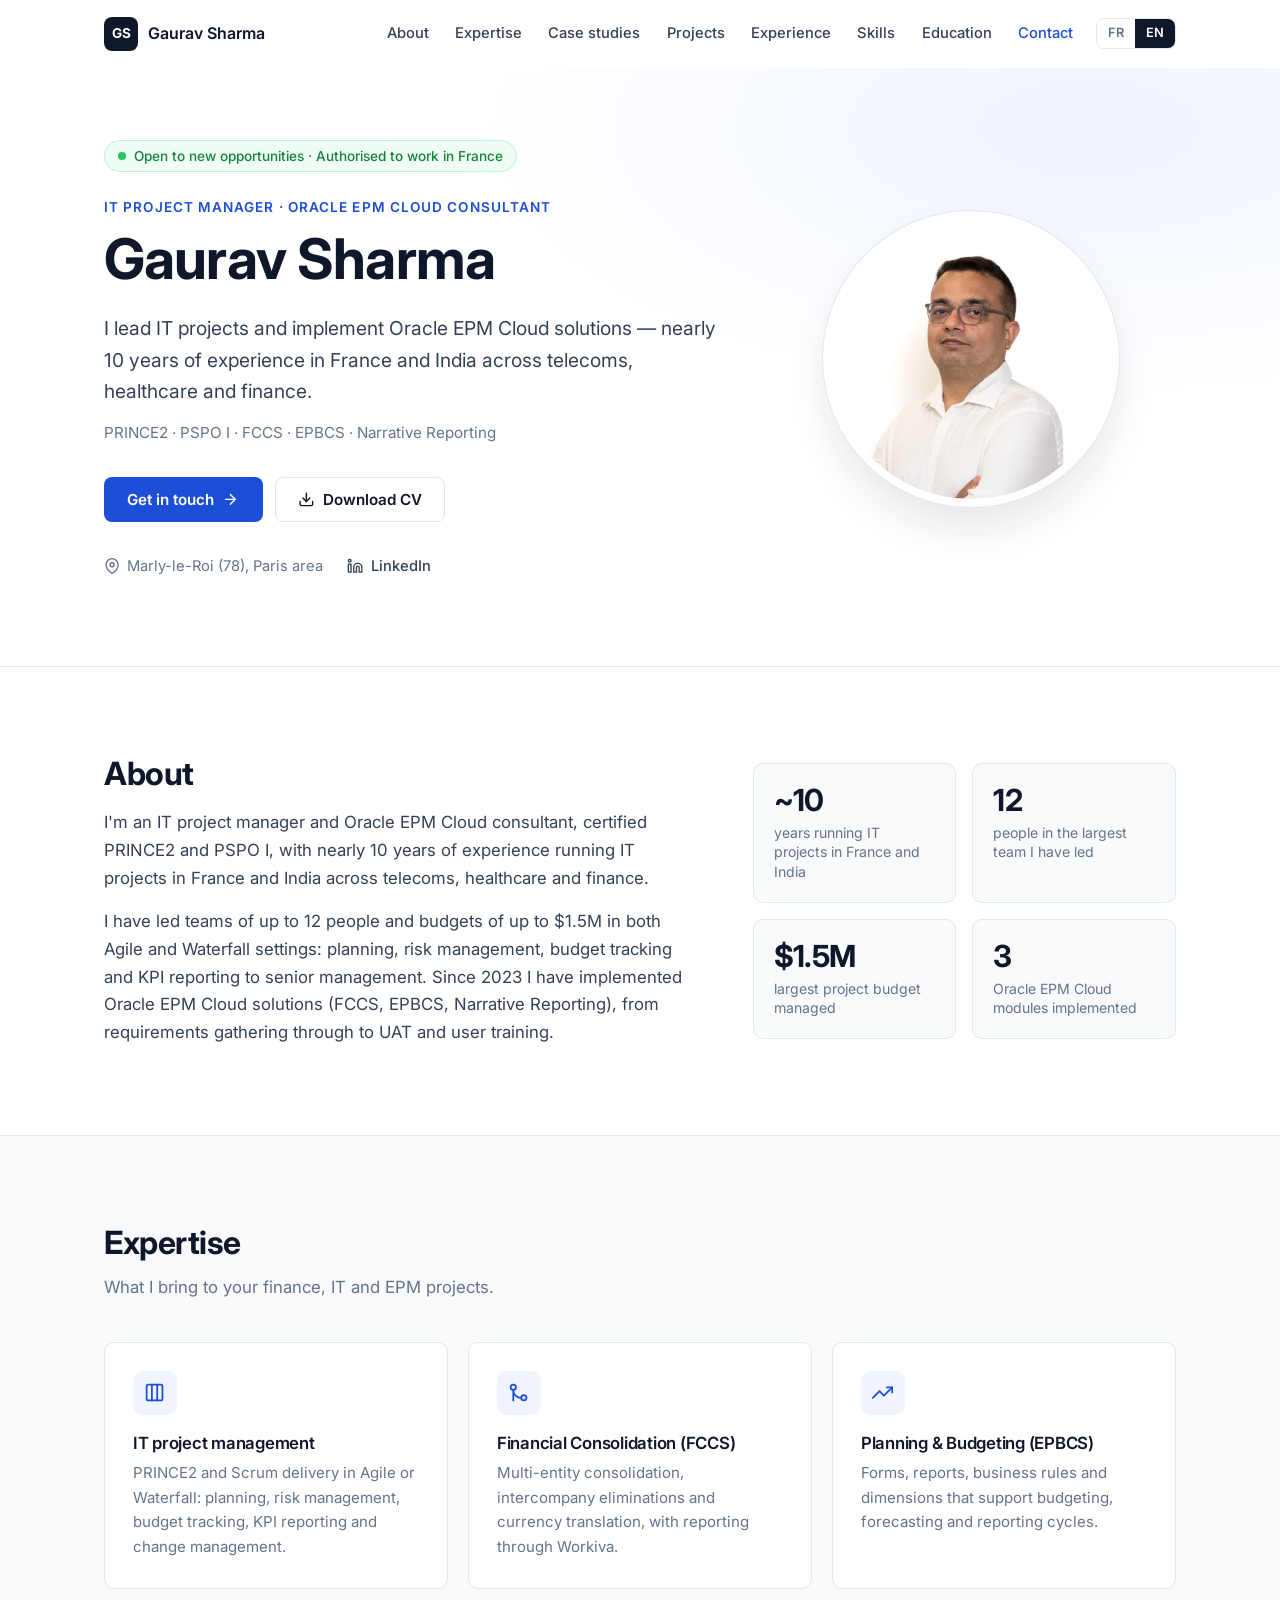
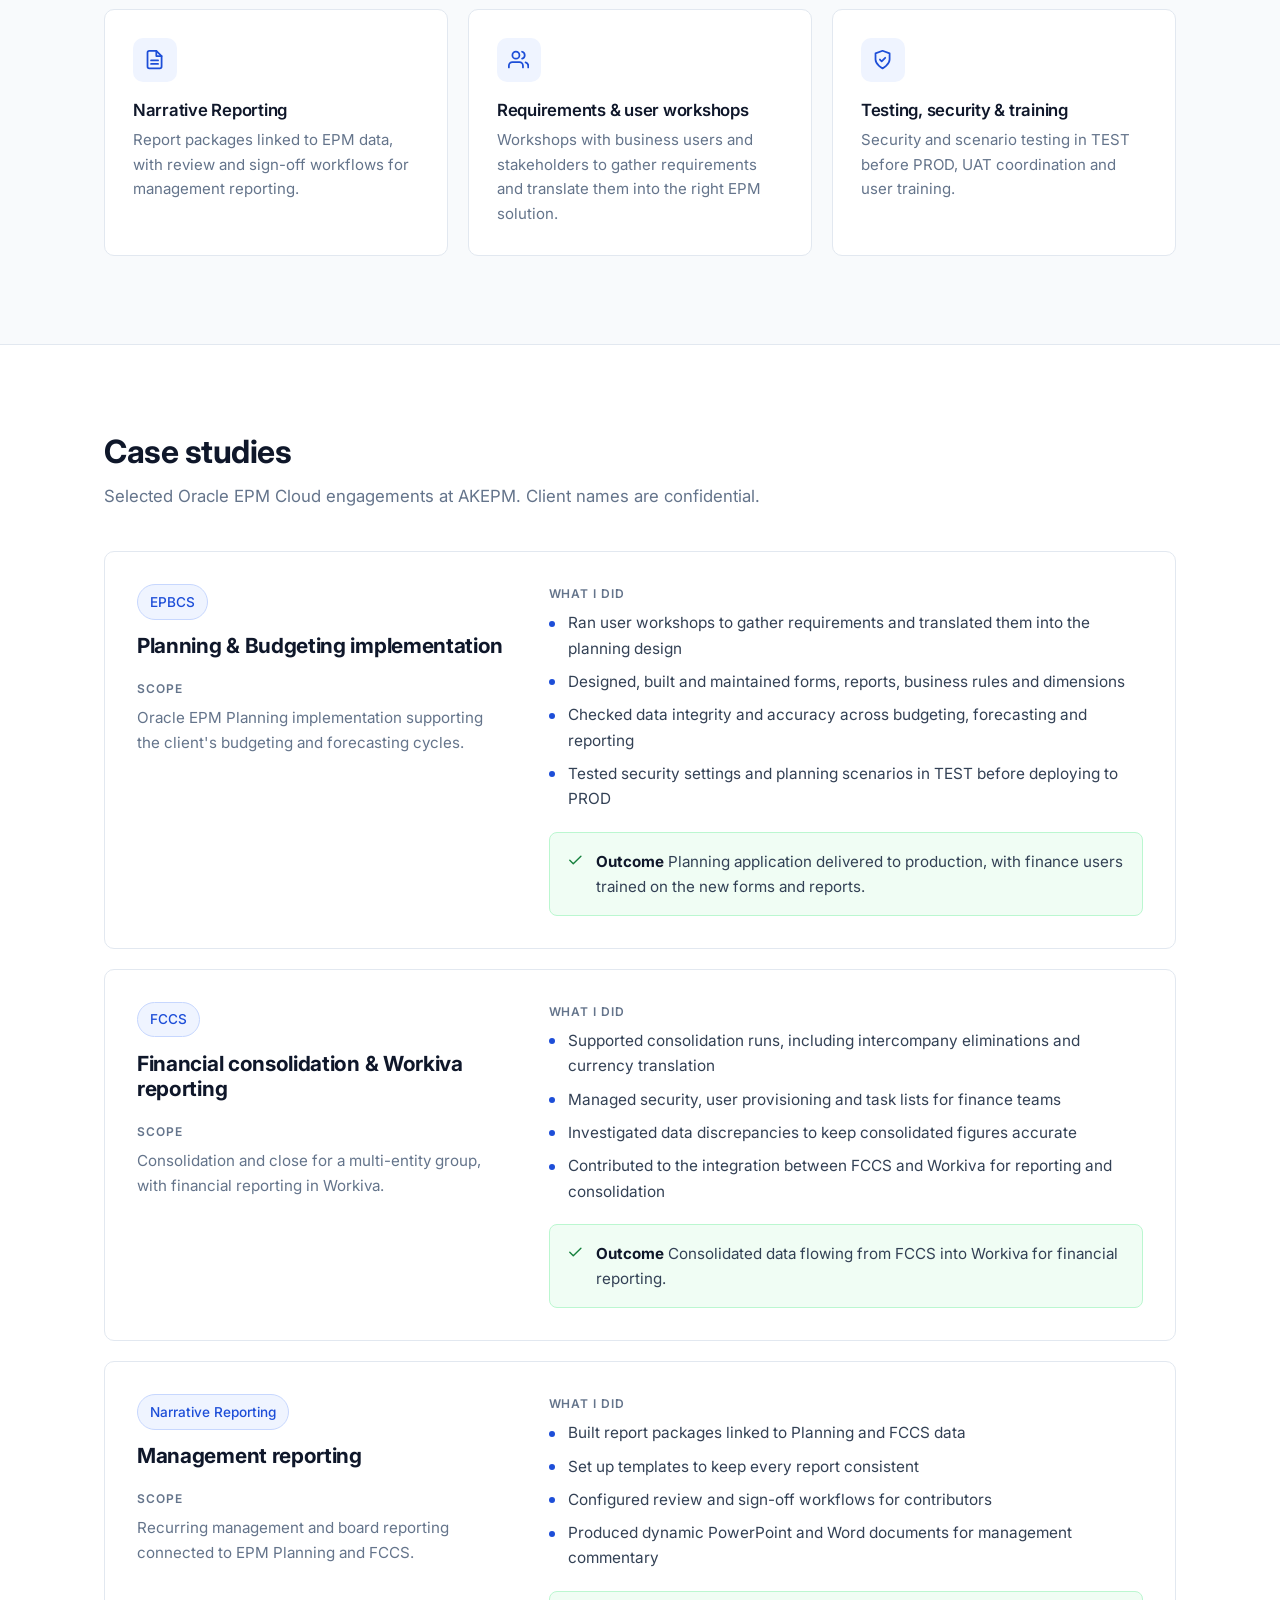
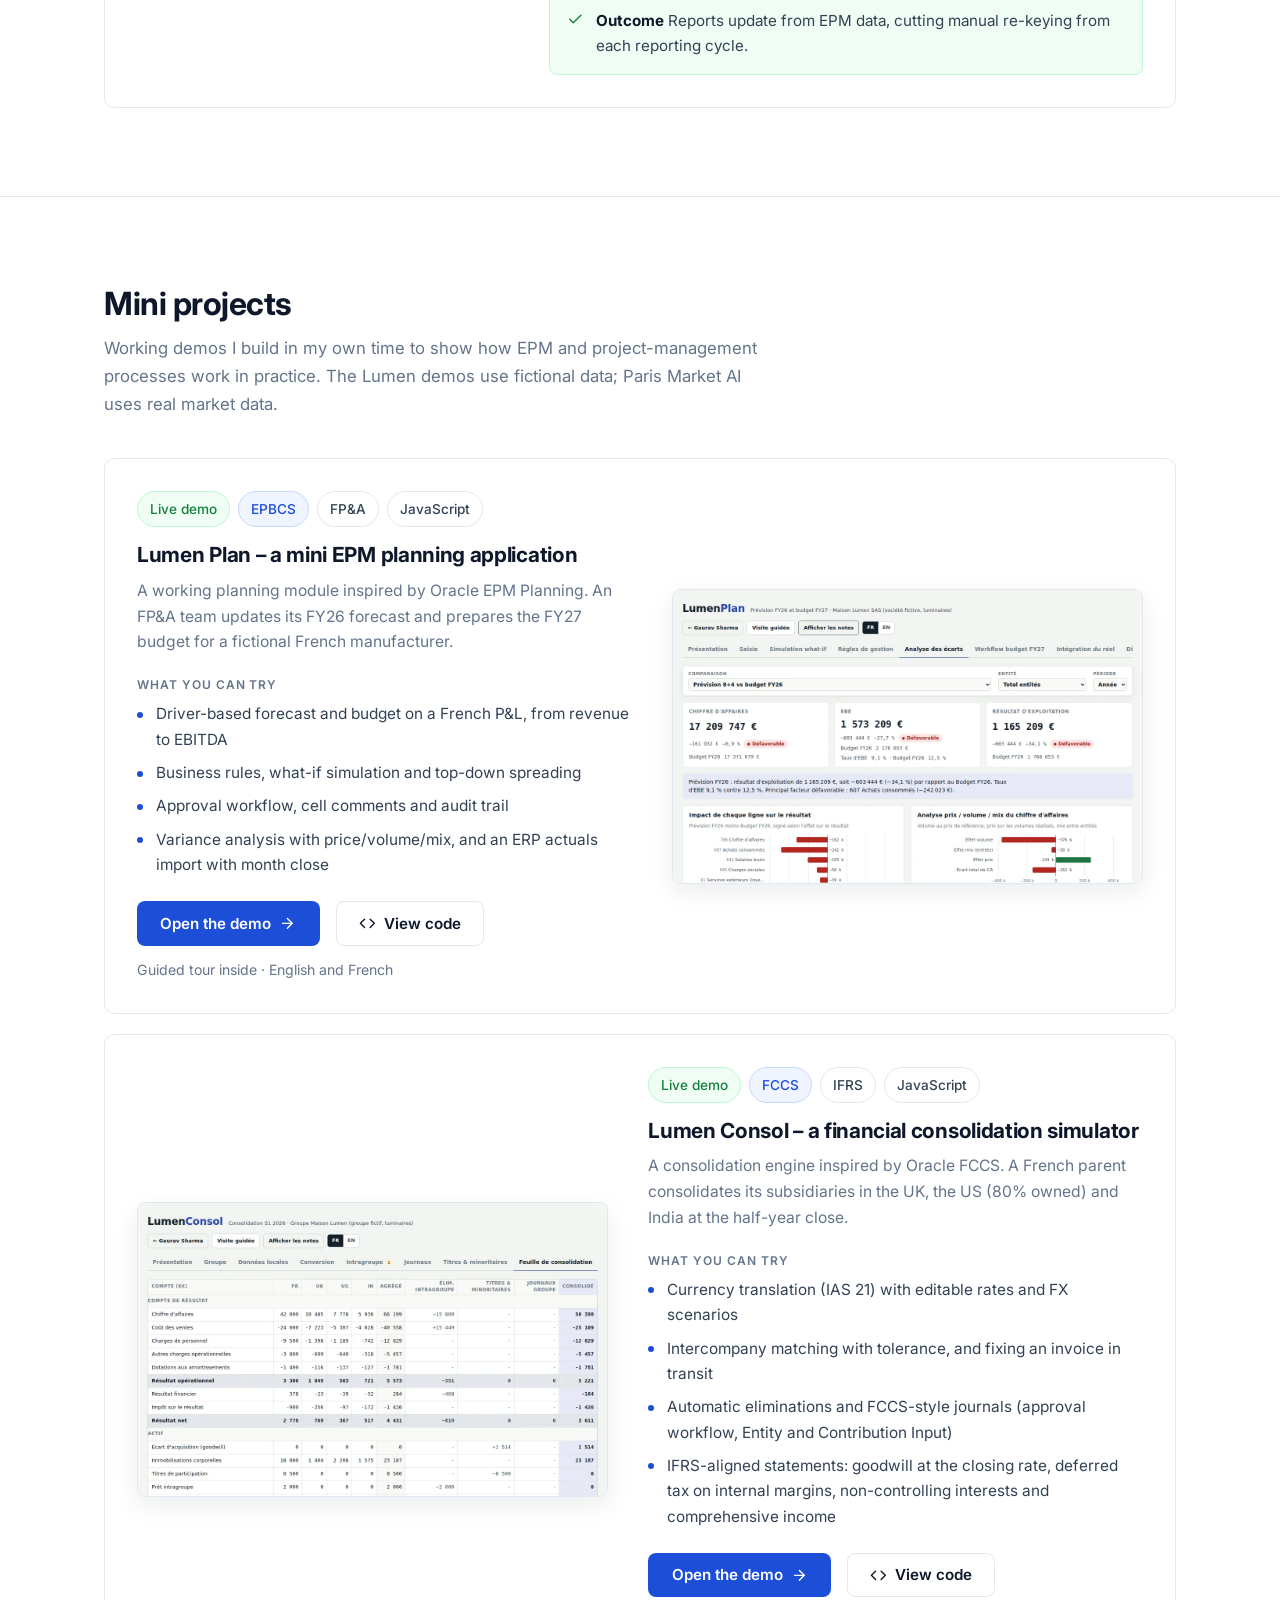
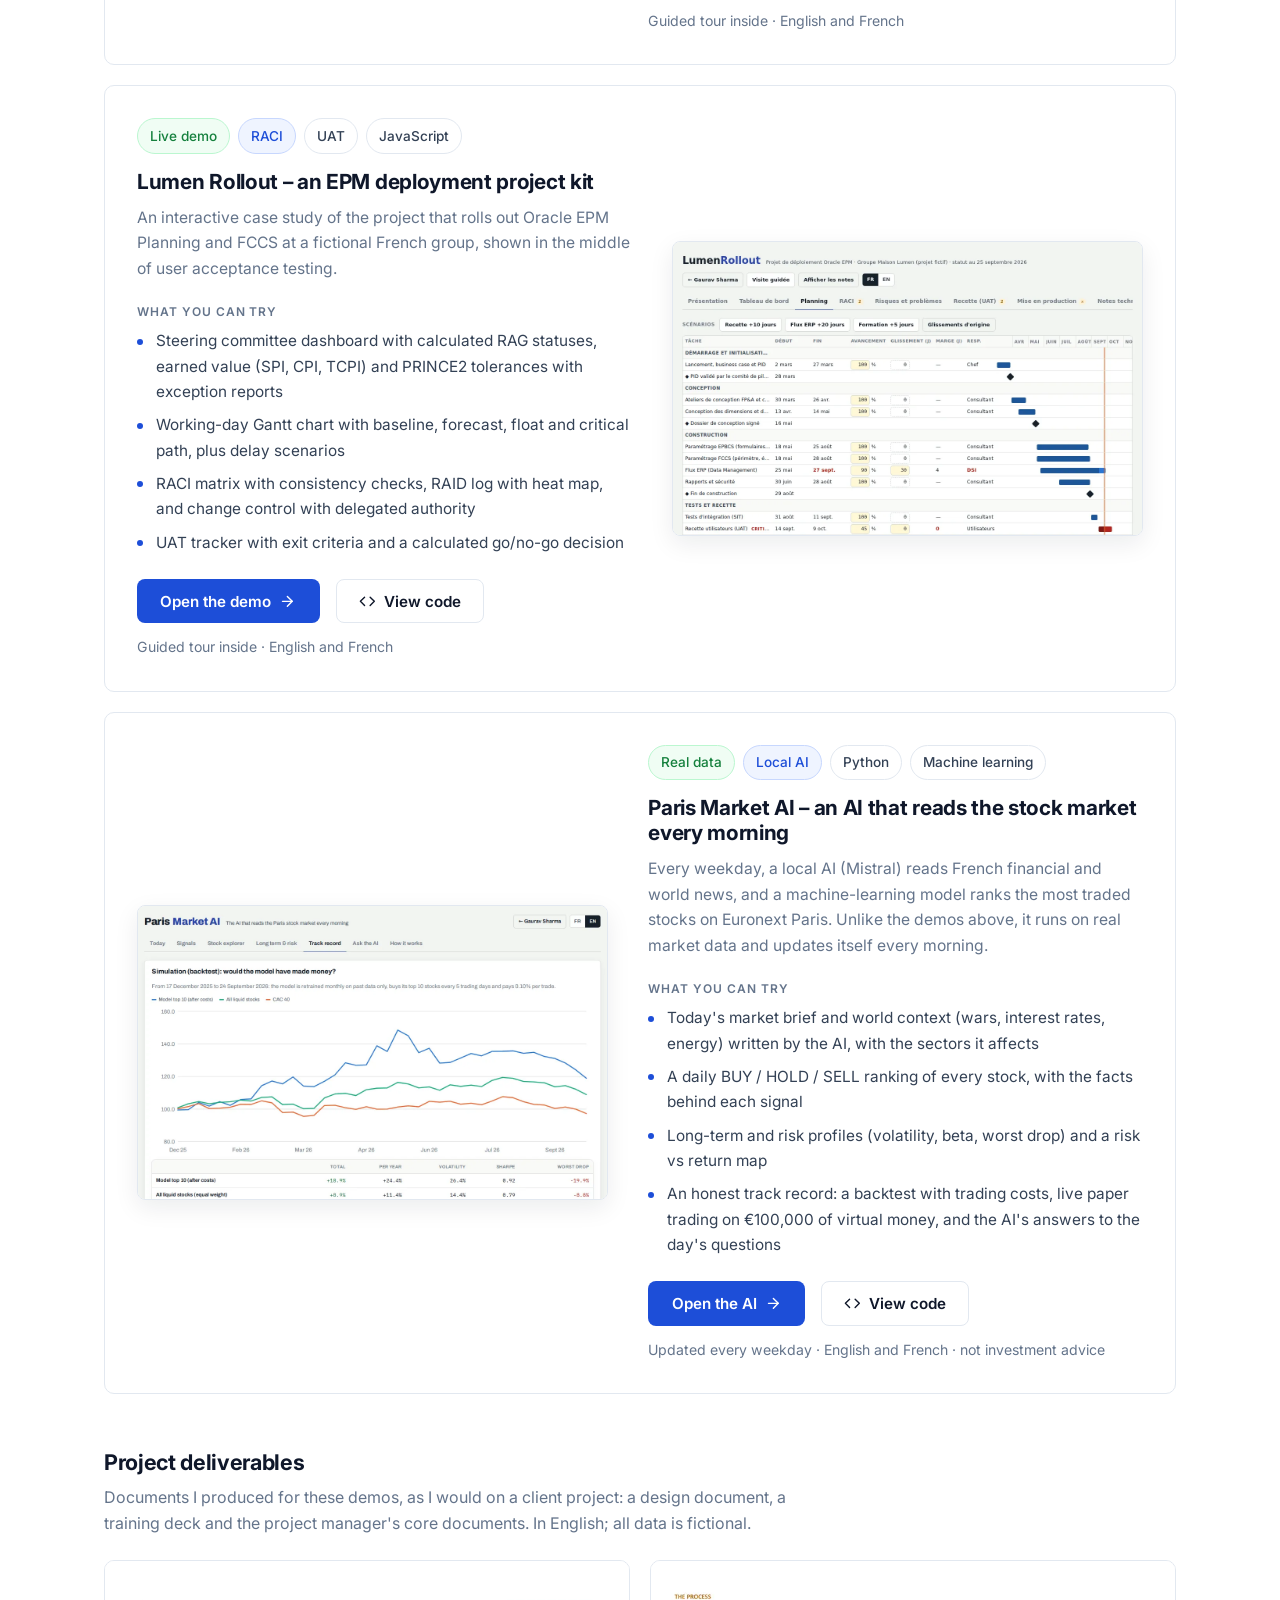
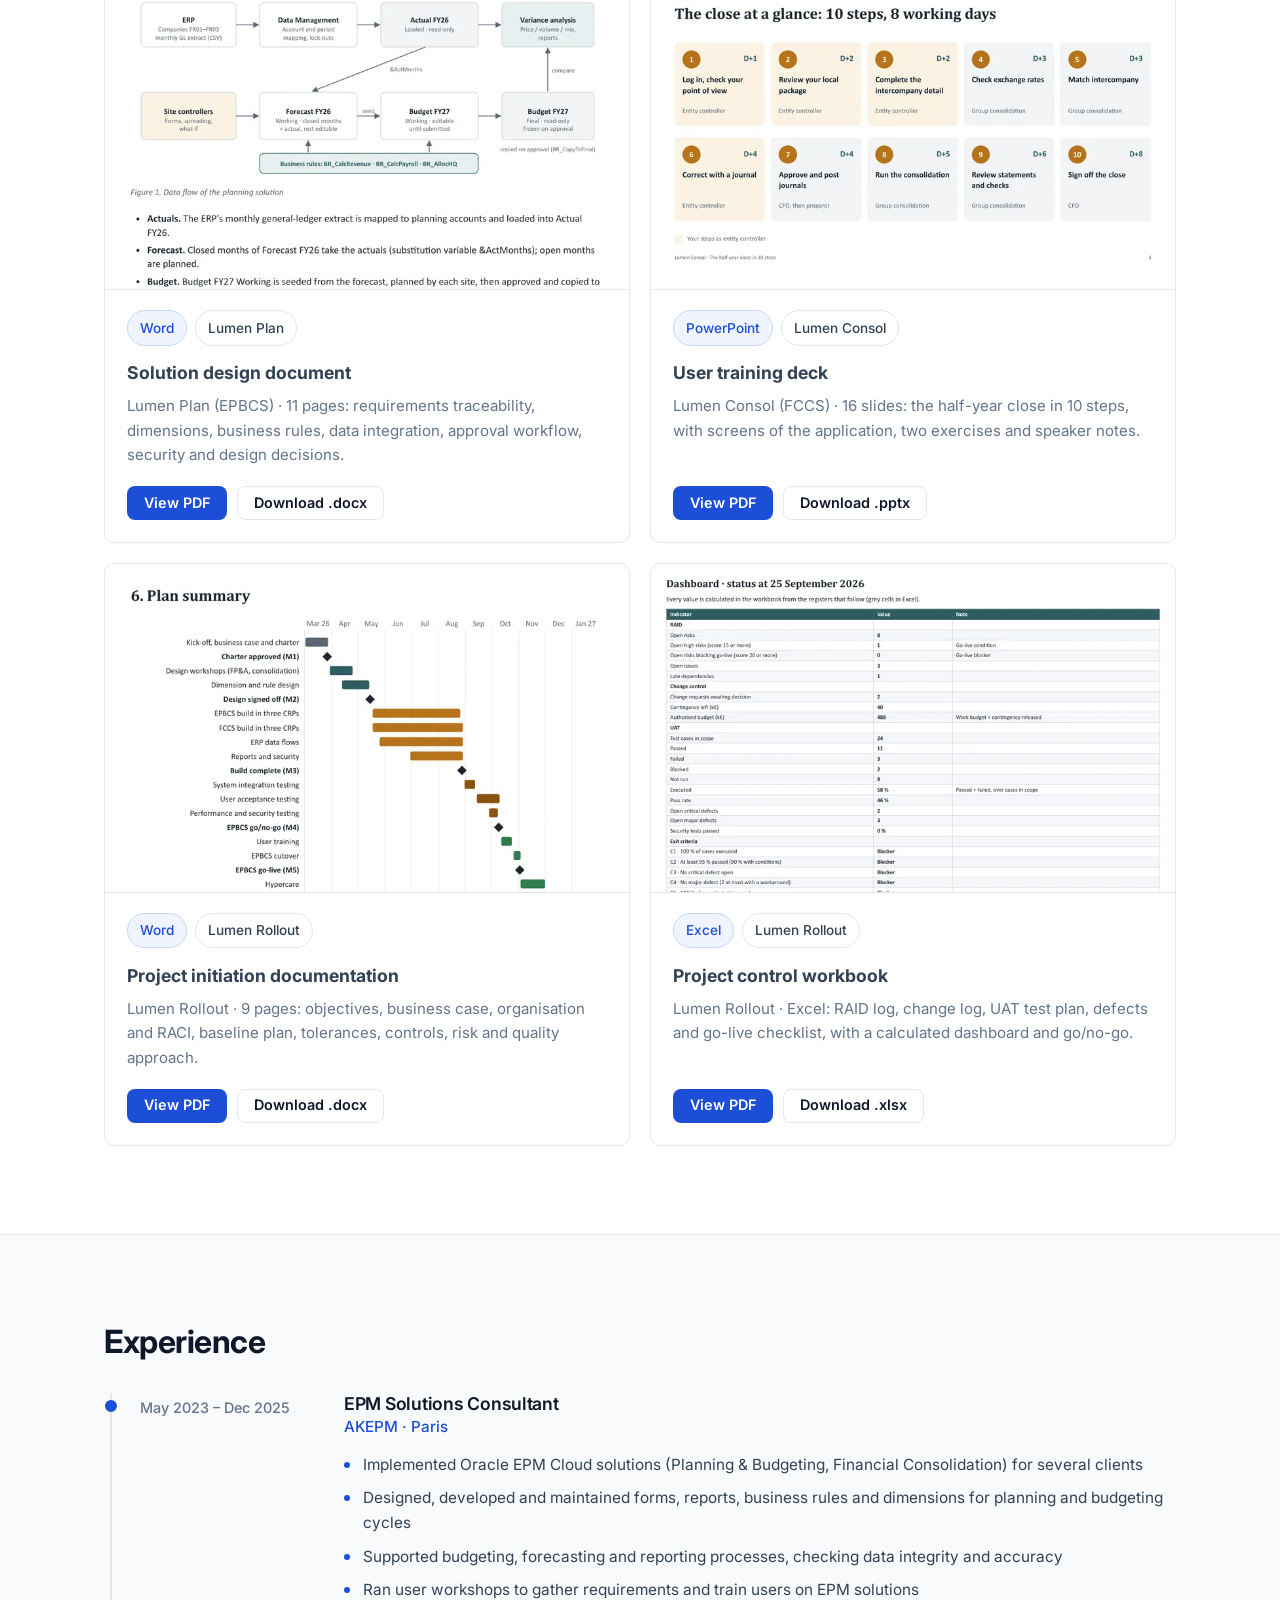
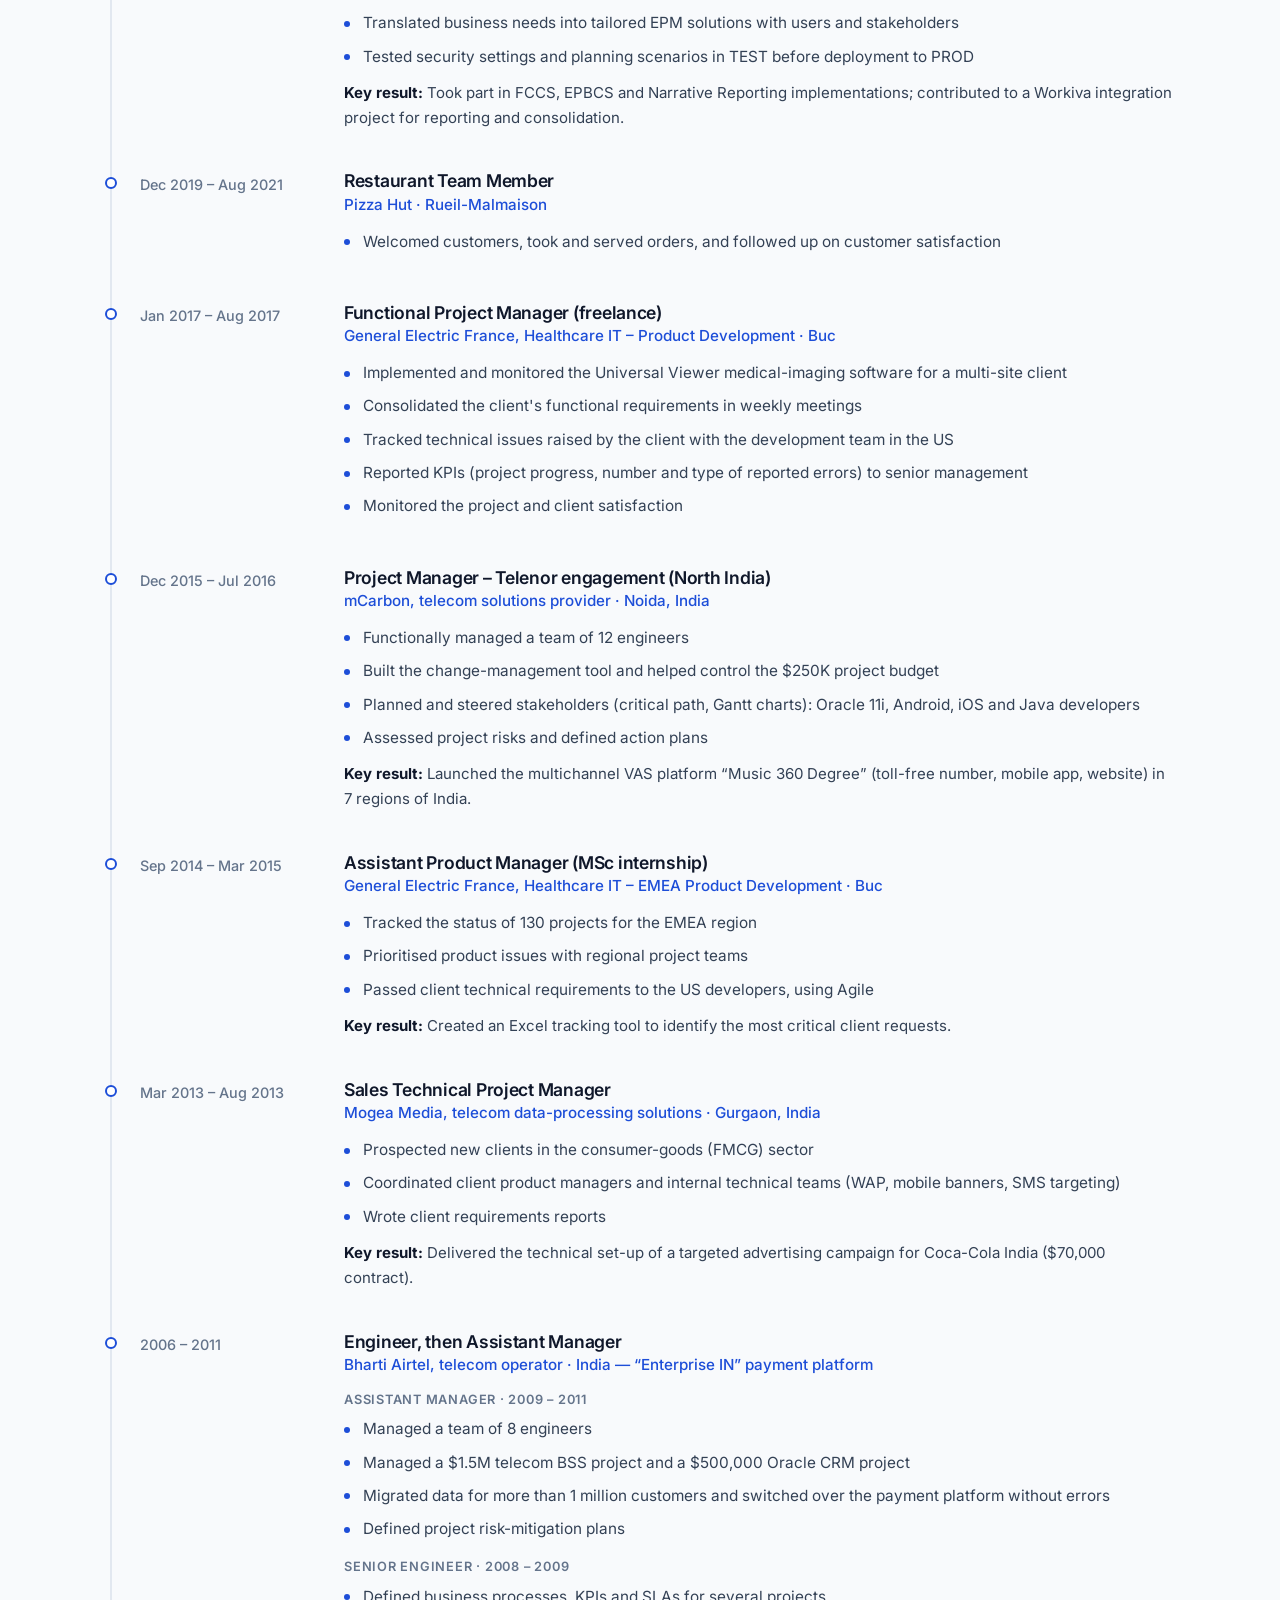
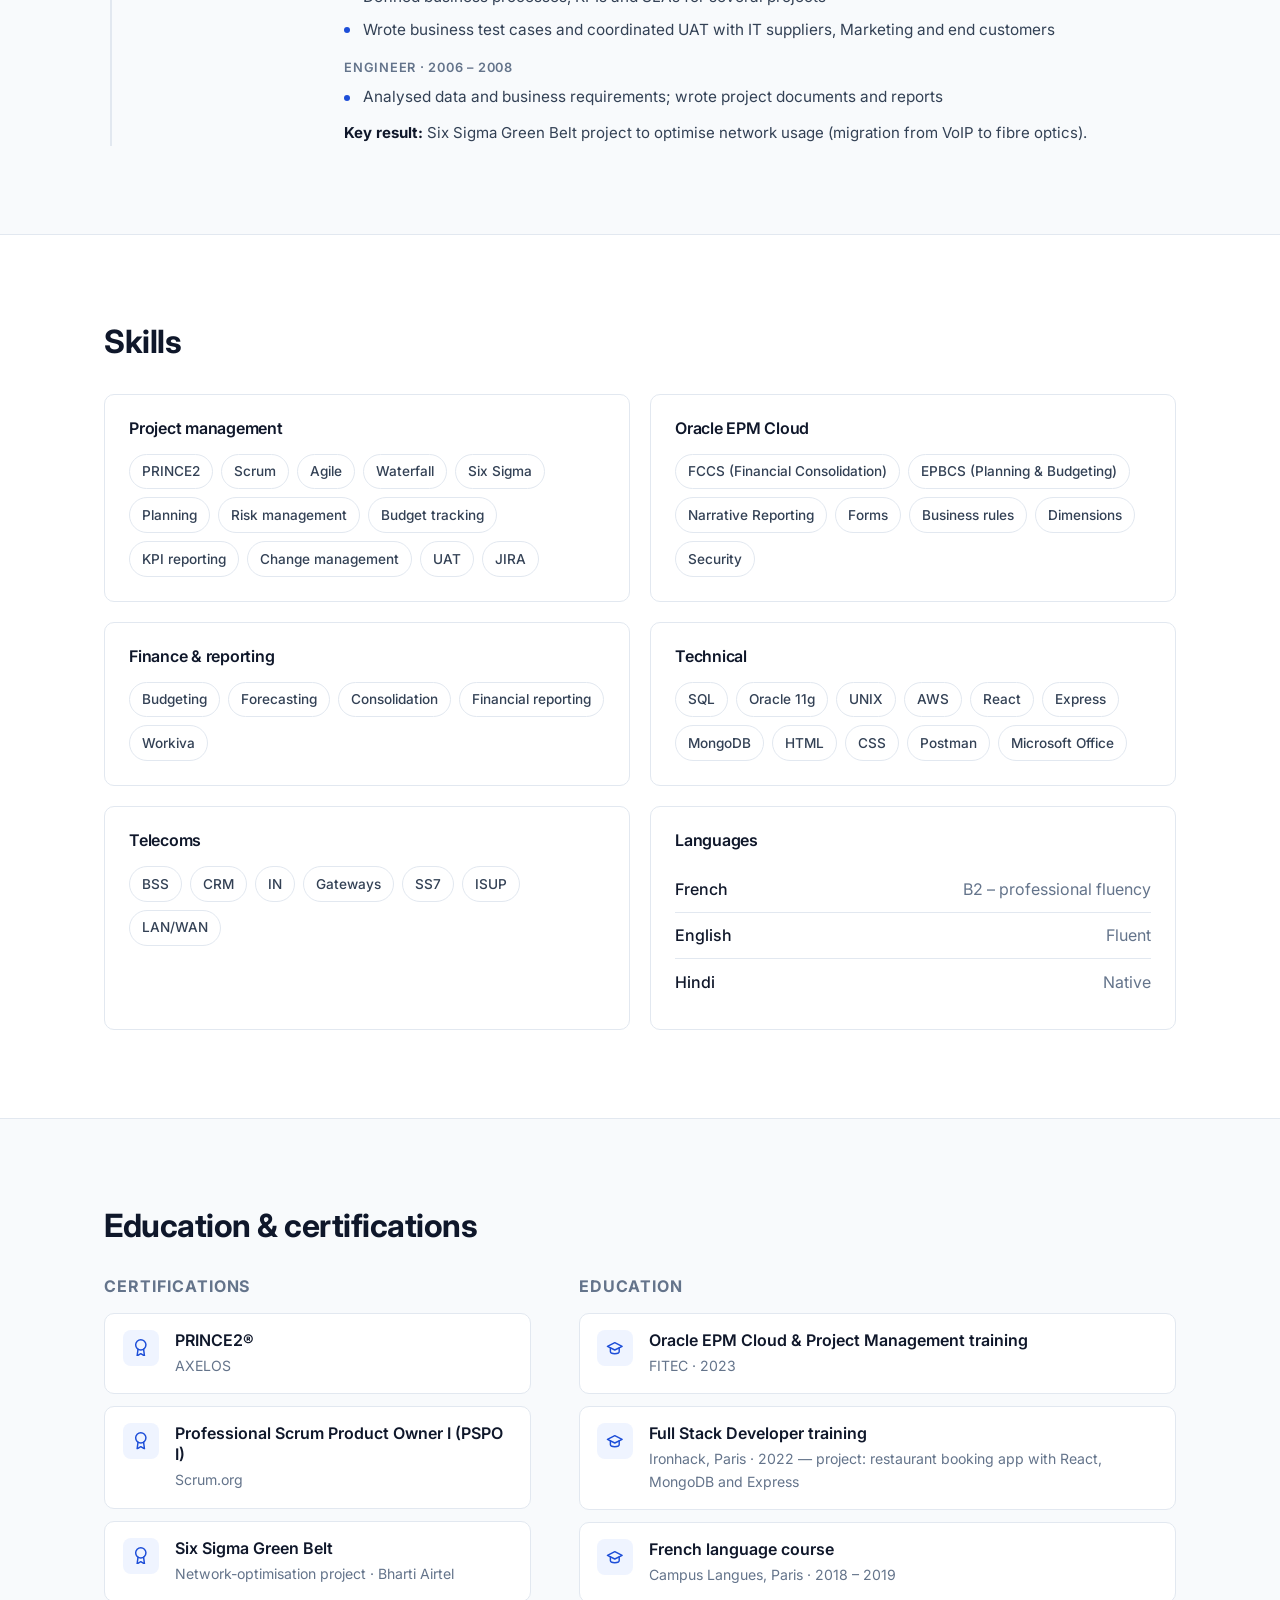
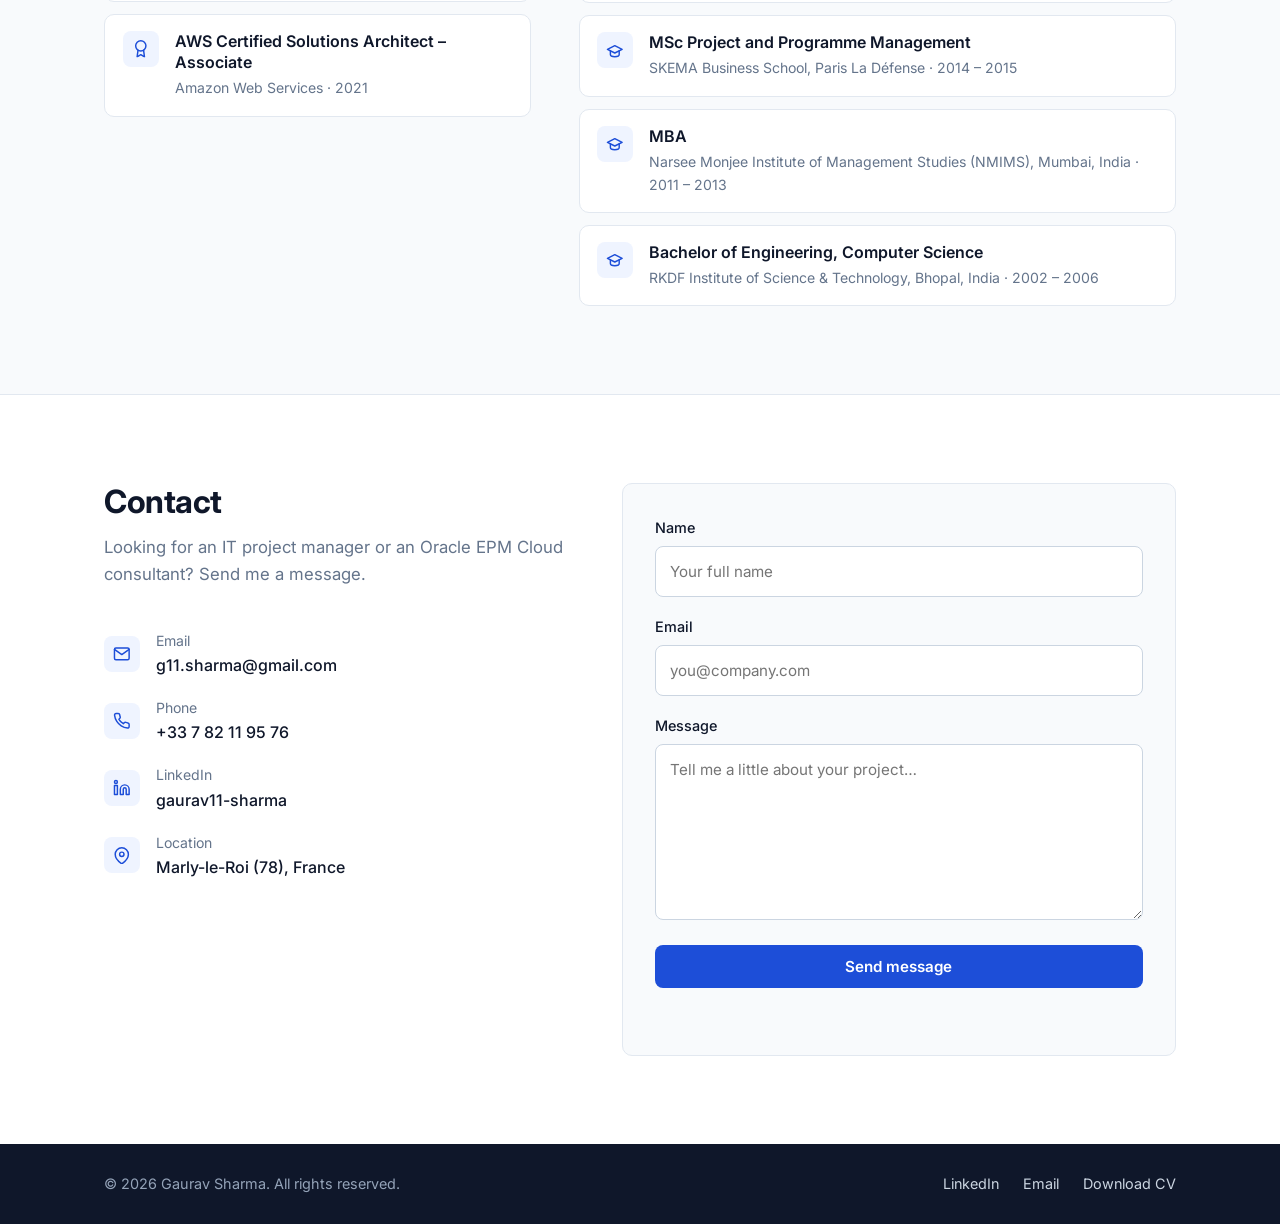
<file: index.html>
<!DOCTYPE html>
<html lang="en">
<head>
    <meta charset="UTF-8">
    <meta name="viewport" content="width=device-width, initial-scale=1.0">
    <title>Gaurav Sharma – IT Project Manager &amp; Oracle EPM Cloud Consultant</title>
    <meta name="description" content="IT project manager and Oracle EPM Cloud consultant (FCCS, EPBCS, Narrative Reporting), PRINCE2 and PSPO I certified, with nearly 10 years of experience in France and India. Based in Marly-le-Roi, Paris area.">
    <meta name="author" content="Gaurav Sharma">
    <meta name="theme-color" content="#0f172a">
    <link rel="canonical" href="https://g11-sharma.netlify.app/">
    <link rel="alternate" hreflang="en" href="https://g11-sharma.netlify.app/?lang=en">
    <link rel="alternate" hreflang="fr" href="https://g11-sharma.netlify.app/?lang=fr">
    <link rel="alternate" hreflang="x-default" href="https://g11-sharma.netlify.app/">

    <!-- Link previews (LinkedIn, WhatsApp, Slack, X) -->
    <meta property="og:type" content="profile">
    <meta property="og:url" content="https://g11-sharma.netlify.app/">
    <meta property="og:site_name" content="Gaurav Sharma">
    <meta property="og:title" content="Gaurav Sharma – IT Project Manager &amp; Oracle EPM Cloud Consultant">
    <meta property="og:description" content="PRINCE2 &amp; PSPO I certified. Oracle EPM Cloud (FCCS, EPBCS, Narrative Reporting). Nearly 10 years of IT projects in France and India.">
    <meta property="og:image" content="https://g11-sharma.netlify.app/img/og-image.jpg">
    <meta property="og:image:width" content="1200">
    <meta property="og:image:height" content="630">
    <meta property="og:image:alt" content="Gaurav Sharma – IT Project Manager &amp; Oracle EPM Cloud Consultant">
    <meta property="og:locale" content="en_GB">
    <meta property="og:locale:alternate" content="fr_FR">
    <meta name="twitter:card" content="summary_large_image">

    <link rel="icon" href="img/favicon.svg" type="image/svg+xml">
    <link rel="apple-touch-icon" href="img/apple-touch-icon.png">

    <link rel="preconnect" href="https://fonts.googleapis.com">
    <link rel="preconnect" href="https://fonts.gstatic.com" crossorigin>
    <link href="https://fonts.googleapis.com/css2?family=Inter:wght@400;500;600;700&display=swap" rel="stylesheet">
    <link rel="stylesheet" href="css/style.css">

    <script type="application/ld+json">
    {
        "@context": "https://schema.org",
        "@type": "Person",
        "name": "Gaurav Sharma",
        "jobTitle": "IT Project Manager & Oracle EPM Cloud Consultant",
        "url": "https://g11-sharma.netlify.app/",
        "image": "https://g11-sharma.netlify.app/img/gaurav-sharma.jpg",
        "sameAs": ["https://www.linkedin.com/in/gaurav11-sharma"],
        "address": { "@type": "PostalAddress", "addressLocality": "Marly-le-Roi", "postalCode": "78160", "addressCountry": "FR" },
        "knowsLanguage": ["fr", "en", "hi"],
        "knowsAbout": ["IT project management", "PRINCE2", "Scrum", "Oracle EPM Cloud", "FCCS", "EPBCS", "Narrative Reporting", "Financial consolidation", "Budgeting and forecasting", "Workiva"],
        "hasCredential": [
            { "@type": "EducationalOccupationalCredential", "name": "PRINCE2" },
            { "@type": "EducationalOccupationalCredential", "name": "Professional Scrum Product Owner I (PSPO I)" },
            { "@type": "EducationalOccupationalCredential", "name": "Six Sigma Green Belt" },
            { "@type": "EducationalOccupationalCredential", "name": "AWS Certified Solutions Architect – Associate" }
        ],
        "alumniOf": [
            { "@type": "CollegeOrUniversity", "name": "SKEMA Business School" },
            { "@type": "CollegeOrUniversity", "name": "Narsee Monjee Institute of Management Studies" }
        ]
    }
    </script>
</head>
<body>
    <!-- Icon sprite (inline SVG) -->
    <svg class="sprite" aria-hidden="true" xmlns="http://www.w3.org/2000/svg">
        <symbol id="i-mail" viewBox="0 0 24 24"><path d="M4 4h16c1.1 0 2 .9 2 2v12c0 1.1-.9 2-2 2H4c-1.1 0-2-.9-2-2V6c0-1.1.9-2 2-2z"/><polyline points="22,6 12,13 2,6"/></symbol>
        <symbol id="i-phone" viewBox="0 0 24 24"><path d="M22 16.92v3a2 2 0 0 1-2.18 2 19.79 19.79 0 0 1-8.63-3.07 19.5 19.5 0 0 1-6-6 19.79 19.79 0 0 1-3.07-8.67A2 2 0 0 1 4.11 2h3a2 2 0 0 1 2 1.72c.13.96.36 1.9.7 2.81a2 2 0 0 1-.45 2.11L8.09 9.91a16 16 0 0 0 6 6l1.27-1.27a2 2 0 0 1 2.11-.45c.91.34 1.85.57 2.81.7A2 2 0 0 1 22 16.92z"/></symbol>
        <symbol id="i-pin" viewBox="0 0 24 24"><path d="M21 10c0 7-9 13-9 13s-9-6-9-13a9 9 0 0 1 18 0z"/><circle cx="12" cy="10" r="3"/></symbol>
        <symbol id="i-linkedin" viewBox="0 0 24 24"><path d="M16 8a6 6 0 0 1 6 6v7h-4v-7a2 2 0 0 0-4 0v7h-4v-7a6 6 0 0 1 6-6z"/><rect x="2" y="9" width="4" height="12"/><circle cx="4" cy="4" r="2"/></symbol>
        <symbol id="i-download" viewBox="0 0 24 24"><path d="M21 15v4a2 2 0 0 1-2 2H5a2 2 0 0 1-2-2v-4"/><polyline points="7 10 12 15 17 10"/><line x1="12" y1="15" x2="12" y2="3"/></symbol>
        <symbol id="i-arrow" viewBox="0 0 24 24"><line x1="5" y1="12" x2="19" y2="12"/><polyline points="12 5 19 12 12 19"/></symbol>
        <symbol id="i-code" viewBox="0 0 24 24"><polyline points="16 18 22 12 16 6"/><polyline points="8 6 2 12 8 18"/></symbol>
        <symbol id="i-check" viewBox="0 0 24 24"><polyline points="20 6 9 17 4 12"/></symbol>
        <symbol id="i-kanban" viewBox="0 0 24 24"><rect x="3" y="3" width="18" height="18" rx="2"/><line x1="9" y1="3" x2="9" y2="21"/><line x1="15" y1="3" x2="15" y2="21"/></symbol>
        <symbol id="i-trend" viewBox="0 0 24 24"><polyline points="23 6 13.5 15.5 8.5 10.5 1 18"/><polyline points="17 6 23 6 23 12"/></symbol>
        <symbol id="i-merge" viewBox="0 0 24 24"><circle cx="18" cy="18" r="3"/><circle cx="6" cy="6" r="3"/><path d="M6 21V9a9 9 0 0 0 9 9"/></symbol>
        <symbol id="i-file" viewBox="0 0 24 24"><path d="M14 2H6a2 2 0 0 0-2 2v16a2 2 0 0 0 2 2h12a2 2 0 0 0 2-2V8z"/><polyline points="14 2 14 8 20 8"/><line x1="16" y1="13" x2="8" y2="13"/><line x1="16" y1="17" x2="8" y2="17"/></symbol>
        <symbol id="i-users" viewBox="0 0 24 24"><path d="M17 21v-2a4 4 0 0 0-4-4H5a4 4 0 0 0-4 4v2"/><circle cx="9" cy="7" r="4"/><path d="M23 21v-2a4 4 0 0 0-3-3.87"/><path d="M16 3.13a4 4 0 0 1 0 7.75"/></symbol>
        <symbol id="i-shield" viewBox="0 0 24 24"><path d="M12 22s8-4 8-10V5l-8-3-8 3v7c0 6 8 10 8 10z"/><polyline points="9 12 11 14 15 10"/></symbol>
        <symbol id="i-award" viewBox="0 0 24 24"><circle cx="12" cy="8" r="7"/><polyline points="8.21 13.89 7 23 12 20 17 23 15.79 13.88"/></symbol>
        <symbol id="i-cap" viewBox="0 0 24 24"><path d="M22 10 12 5 2 10l10 5 10-5z"/><path d="M6 12v5c0 1.5 2.7 3 6 3s6-1.5 6-3v-5"/></symbol>
    </svg>

    <a class="skip-link" href="#main" data-i18n="skip">Skip to content</a>

    <header class="site-header" id="siteHeader">
        <div class="container header-inner">
            <a href="#top" class="brand" aria-label="Gaurav Sharma – home">
                <span class="brand-mark">GS</span>
                <span class="brand-name">Gaurav Sharma</span>
            </a>
            <nav class="nav" aria-label="Main">
                <button class="nav-toggle" id="navToggle" aria-expanded="false" aria-controls="navMenu">
                    <span class="nav-toggle-bars" aria-hidden="true"></span>
                    <span class="sr-only" data-i18n="nav_menu">Menu</span>
                </button>
                <ul class="nav-menu" id="navMenu">
                    <li><a href="#about" class="nav-link" data-i18n="nav_about">About</a></li>
                    <li><a href="#expertise" class="nav-link" data-i18n="nav_expertise">Expertise</a></li>
                    <li><a href="#cases" class="nav-link" data-i18n="nav_cases">Case studies</a></li>
                    <li><a href="#projects" class="nav-link" data-i18n="nav_projects">Projects</a></li>
                    <li><a href="#experience" class="nav-link" data-i18n="nav_experience">Experience</a></li>
                    <li><a href="#skills" class="nav-link" data-i18n="nav_skills">Skills</a></li>
                    <li><a href="#education" class="nav-link" data-i18n="nav_education">Education</a></li>
                    <li><a href="#contact" class="nav-link nav-link-cta" data-i18n="nav_contact">Contact</a></li>
                    <li class="lang-switch" role="group" aria-label="Language">
                        <button type="button" class="lang-btn" data-lang="fr" lang="fr" aria-pressed="false">FR</button>
                        <button type="button" class="lang-btn" data-lang="en" lang="en" aria-pressed="true">EN</button>
                    </li>
                </ul>
            </nav>
        </div>
    </header>

    <main id="main">
        <!-- Hero -->
        <section class="hero" id="top">
            <div class="container hero-grid">
                <div class="hero-text">
                    <p class="status-pill"><span class="status-dot" aria-hidden="true"></span><span data-i18n="hero_status">Open to new opportunities · Authorised to work in France</span></p>
                    <p class="eyebrow" data-i18n="hero_eyebrow">IT Project Manager · Oracle EPM Cloud Consultant</p>
                    <h1>Gaurav Sharma</h1>
                    <p class="hero-lede" data-i18n="hero_lede">I lead IT projects and implement Oracle EPM Cloud solutions — nearly 10 years of experience in France and India across telecoms, healthcare and finance.</p>
                    <p class="hero-modules" data-i18n="hero_modules">PRINCE2 · PSPO I · FCCS · EPBCS · Narrative Reporting</p>
                    <div class="hero-actions">
                        <a href="#contact" class="btn btn-primary"><span data-i18n="hero_cta">Get in touch</span><svg class="icon" aria-hidden="true"><use href="#i-arrow"/></svg></a>
                        <a href="Gaurav_SHARMA_CV.pdf" download class="btn btn-ghost"><svg class="icon" aria-hidden="true"><use href="#i-download"/></svg><span data-i18n="hero_cv">Download CV</span></a>
                    </div>
                    <ul class="hero-meta">
                        <li><svg class="icon" aria-hidden="true"><use href="#i-pin"/></svg><span data-i18n="hero_location">Marly-le-Roi (78), Paris area</span></li>
                        <li><a href="https://www.linkedin.com/in/gaurav11-sharma" target="_blank" rel="noopener noreferrer"><svg class="icon" aria-hidden="true"><use href="#i-linkedin"/></svg>LinkedIn</a></li>
                    </ul>
                </div>
                <div class="hero-photo">
                    <picture>
                        <source srcset="img/gaurav-sharma.webp" type="image/webp">
                        <img src="img/gaurav-sharma.jpg" width="560" height="560" alt="Portrait of Gaurav Sharma" data-i18n-alt="photo_alt" fetchpriority="high">
                    </picture>
                </div>
            </div>
        </section>

        <!-- About -->
        <section class="section" id="about">
            <div class="container about-grid">
                <div>
                    <h2 class="section-title" data-i18n="about_title">About</h2>
                    <p class="prose" data-i18n="about_p1">I&#x27;m an IT project manager and Oracle EPM Cloud consultant, certified PRINCE2 and PSPO I, with nearly 10 years of experience running IT projects in France and India across telecoms, healthcare and finance.</p>
                    <p class="prose" data-i18n="about_p2">I have led teams of up to 12 people and budgets of up to $1.5M in both Agile and Waterfall settings: planning, risk management, budget tracking and KPI reporting to senior management. Since 2023 I have implemented Oracle EPM Cloud solutions (FCCS, EPBCS, Narrative Reporting), from requirements gathering through to UAT and user training.</p>
                </div>
                <dl class="facts">
                    <div class="fact"><dt>~10</dt><dd data-i18n="fact1_label">years running IT projects in France and India</dd></div>
                    <div class="fact"><dt>12</dt><dd data-i18n="fact2_label">people in the largest team I have led</dd></div>
                    <div class="fact"><dt data-i18n="fact3_value">$1.5M</dt><dd data-i18n="fact3_label">largest project budget managed</dd></div>
                    <div class="fact"><dt>3</dt><dd data-i18n="fact4_label">Oracle EPM Cloud modules implemented</dd></div>
                </dl>
            </div>
        </section>

        <!-- Expertise -->
        <section class="section section-alt" id="expertise">
            <div class="container">
                <h2 class="section-title" data-i18n="exp_title_section">Expertise</h2>
                <p class="section-intro" data-i18n="exp_intro">What I bring to your finance, IT and EPM projects.</p>
                <div class="card-grid">
                    <article class="card reveal">
                        <span class="card-icon"><svg class="icon" aria-hidden="true"><use href="#i-kanban"/></svg></span>
                        <h3 data-i18n="srv1_title">IT project management</h3>
                        <p data-i18n="srv1_desc">PRINCE2 and Scrum delivery in Agile or Waterfall: planning, risk management, budget tracking, KPI reporting and change management.</p>
                    </article>
                    <article class="card reveal">
                        <span class="card-icon"><svg class="icon" aria-hidden="true"><use href="#i-merge"/></svg></span>
                        <h3 data-i18n="srv2_title">Financial Consolidation (FCCS)</h3>
                        <p data-i18n="srv2_desc">Multi-entity consolidation, intercompany eliminations and currency translation, with reporting through Workiva.</p>
                    </article>
                    <article class="card reveal">
                        <span class="card-icon"><svg class="icon" aria-hidden="true"><use href="#i-trend"/></svg></span>
                        <h3 data-i18n="srv3_title">Planning &amp; Budgeting (EPBCS)</h3>
                        <p data-i18n="srv3_desc">Forms, reports, business rules and dimensions that support budgeting, forecasting and reporting cycles.</p>
                    </article>
                    <article class="card reveal">
                        <span class="card-icon"><svg class="icon" aria-hidden="true"><use href="#i-file"/></svg></span>
                        <h3 data-i18n="srv4_title">Narrative Reporting</h3>
                        <p data-i18n="srv4_desc">Report packages linked to EPM data, with review and sign-off workflows for management reporting.</p>
                    </article>
                    <article class="card reveal">
                        <span class="card-icon"><svg class="icon" aria-hidden="true"><use href="#i-users"/></svg></span>
                        <h3 data-i18n="srv5_title">Requirements &amp; user workshops</h3>
                        <p data-i18n="srv5_desc">Workshops with business users and stakeholders to gather requirements and translate them into the right EPM solution.</p>
                    </article>
                    <article class="card reveal">
                        <span class="card-icon"><svg class="icon" aria-hidden="true"><use href="#i-shield"/></svg></span>
                        <h3 data-i18n="srv6_title">Testing, security &amp; training</h3>
                        <p data-i18n="srv6_desc">Security and scenario testing in TEST before PROD, UAT coordination and user training.</p>
                    </article>
                </div>
            </div>
        </section>

        <!-- Case studies -->
        <section class="section" id="cases">
            <div class="container">
                <h2 class="section-title" data-i18n="cases_title">Case studies</h2>
                <p class="section-intro" data-i18n="cases_intro">Selected Oracle EPM Cloud engagements at AKEPM. Client names are confidential.</p>
                <article class="case reveal">
                    <header class="case-head">
                        <span class="tag tag-accent" data-i18n="case1_tag">EPBCS</span>
                        <h3 data-i18n="case1_title">Planning &amp; Budgeting implementation</h3>
                        <p class="case-label" data-i18n="label_scope">Scope</p>
                        <p data-i18n="case1_scope">Oracle EPM Planning implementation supporting the client&#x27;s budgeting and forecasting cycles.</p>
                    </header>
                    <div class="case-body">
                        <p class="case-label" data-i18n="label_did">What I did</p>
                        <ul class="bullets">
                                <li data-i18n="case1_1">Ran user workshops to gather requirements and translated them into the planning design</li>
                                <li data-i18n="case1_2">Designed, built and maintained forms, reports, business rules and dimensions</li>
                                <li data-i18n="case1_3">Checked data integrity and accuracy across budgeting, forecasting and reporting</li>
                                <li data-i18n="case1_4">Tested security settings and planning scenarios in TEST before deploying to PROD</li>
                        </ul>
                        <div class="outcome">
                            <svg class="icon" aria-hidden="true"><use href="#i-check"/></svg>
                            <p><strong data-i18n="label_outcome">Outcome</strong> <span data-i18n="case1_outcome">Planning application delivered to production, with finance users trained on the new forms and reports.</span></p>
                        </div>
                    </div>
                </article>
                <article class="case reveal">
                    <header class="case-head">
                        <span class="tag tag-accent" data-i18n="case2_tag">FCCS</span>
                        <h3 data-i18n="case2_title">Financial consolidation &amp; Workiva reporting</h3>
                        <p class="case-label" data-i18n="label_scope">Scope</p>
                        <p data-i18n="case2_scope">Consolidation and close for a multi-entity group, with financial reporting in Workiva.</p>
                    </header>
                    <div class="case-body">
                        <p class="case-label" data-i18n="label_did">What I did</p>
                        <ul class="bullets">
                                <li data-i18n="case2_1">Supported consolidation runs, including intercompany eliminations and currency translation</li>
                                <li data-i18n="case2_2">Managed security, user provisioning and task lists for finance teams</li>
                                <li data-i18n="case2_3">Investigated data discrepancies to keep consolidated figures accurate</li>
                                <li data-i18n="case2_4">Contributed to the integration between FCCS and Workiva for reporting and consolidation</li>
                        </ul>
                        <div class="outcome">
                            <svg class="icon" aria-hidden="true"><use href="#i-check"/></svg>
                            <p><strong data-i18n="label_outcome">Outcome</strong> <span data-i18n="case2_outcome">Consolidated data flowing from FCCS into Workiva for financial reporting.</span></p>
                        </div>
                    </div>
                </article>
                <article class="case reveal">
                    <header class="case-head">
                        <span class="tag tag-accent" data-i18n="case3_tag">Narrative Reporting</span>
                        <h3 data-i18n="case3_title">Management reporting</h3>
                        <p class="case-label" data-i18n="label_scope">Scope</p>
                        <p data-i18n="case3_scope">Recurring management and board reporting connected to EPM Planning and FCCS.</p>
                    </header>
                    <div class="case-body">
                        <p class="case-label" data-i18n="label_did">What I did</p>
                        <ul class="bullets">
                                <li data-i18n="case3_1">Built report packages linked to Planning and FCCS data</li>
                                <li data-i18n="case3_2">Set up templates to keep every report consistent</li>
                                <li data-i18n="case3_3">Configured review and sign-off workflows for contributors</li>
                                <li data-i18n="case3_4">Produced dynamic PowerPoint and Word documents for management commentary</li>
                        </ul>
                        <div class="outcome">
                            <svg class="icon" aria-hidden="true"><use href="#i-check"/></svg>
                            <p><strong data-i18n="label_outcome">Outcome</strong> <span data-i18n="case3_outcome">Reports update from EPM data, cutting manual re-keying from each reporting cycle.</span></p>
                        </div>
                    </div>
                </article>
            </div>
        </section>

        <!-- Mini projects -->
        <section class="section section-divider" id="projects">
            <div class="container">
                <h2 class="section-title" data-i18n="proj_title">Mini projects</h2>
                <p class="section-intro" data-i18n="proj_intro">Working demos I build in my own time to show how EPM and project-management processes work in practice. The Lumen demos use fictional data; Paris Market AI uses real market data.</p>
                <article class="project reveal">
                    <div class="project-body">
                        <div class="tags">
                            <span class="tag tag-live" data-i18n="proj1_status">Live demo</span>
                            <span class="tag tag-accent">EPBCS</span>
                            <span class="tag">FP&amp;A</span>
                            <span class="tag">JavaScript</span>
                        </div>
                        <h3 data-i18n="proj1_title">Lumen Plan – a mini EPM planning application</h3>
                        <p data-i18n="proj1_desc">A working planning module inspired by Oracle EPM Planning. An FP&amp;A team updates its FY26 forecast and prepares the FY27 budget for a fictional French manufacturer.</p>
                        <p class="case-label" data-i18n="proj_label_try">What you can try</p>
                        <ul class="bullets">
                            <li data-i18n="proj1_1">Driver-based forecast and budget on a French P&amp;L, from revenue to EBITDA</li>
                            <li data-i18n="proj1_2">Business rules, what-if simulation and top-down spreading</li>
                            <li data-i18n="proj1_3">Approval workflow, cell comments and audit trail</li>
                            <li data-i18n="proj1_4">Variance analysis with price/volume/mix, and an ERP actuals import with month close</li>
                        </ul>
                        <div class="project-actions">
                            <a href="projects/lumen-plan/" data-lang-link="projects/lumen-plan/" class="btn btn-primary"><span data-i18n="proj1_cta">Open the demo</span><svg class="icon" aria-hidden="true"><use href="#i-arrow"/></svg></a>
                            <a href="https://github.com/g11sharma/lumen-plan" target="_blank" rel="noopener" class="btn btn-ghost"><svg class="icon" aria-hidden="true"><use href="#i-code"/></svg><span data-i18n="proj_code_cta">View code</span></a>
                            <span class="project-note" data-i18n="proj1_note">Guided tour inside · English and French</span>
                        </div>
                    </div>
                    <a class="project-shot" href="projects/lumen-plan/" data-lang-link="projects/lumen-plan/" tabindex="-1" aria-hidden="true">
                        <picture>
                            <source srcset="img/lumen-plan-preview.webp" type="image/webp">
                            <img src="img/lumen-plan-preview.jpg" width="1200" height="750" loading="lazy" alt="Lumen Plan variance analysis screen" data-i18n-alt="proj1_img_alt">
                        </picture>
                    </a>
                </article>
                <article class="project project-alt reveal">
                    <div class="project-body">
                        <div class="tags">
                            <span class="tag tag-live" data-i18n="proj1_status">Live demo</span>
                            <span class="tag tag-accent">FCCS</span>
                            <span class="tag">IFRS</span>
                            <span class="tag">JavaScript</span>
                        </div>
                        <h3 data-i18n="proj2_title">Lumen Consol – a financial consolidation simulator</h3>
                        <p data-i18n="proj2_desc">A consolidation engine inspired by Oracle FCCS. A French parent consolidates its subsidiaries in the UK, the US (80% owned) and India at the half-year close.</p>
                        <p class="case-label" data-i18n="proj_label_try">What you can try</p>
                        <ul class="bullets">
                            <li data-i18n="proj2_1">Currency translation (IAS 21) with editable rates and FX scenarios</li>
                            <li data-i18n="proj2_2">Intercompany matching with tolerance, and fixing an invoice in transit</li>
                            <li data-i18n="proj2_3">Automatic eliminations and FCCS-style journals (approval workflow, Entity and Contribution Input)</li>
                            <li data-i18n="proj2_4">IFRS-aligned statements: goodwill at the closing rate, deferred tax on internal margins, non-controlling interests and comprehensive income</li>
                        </ul>
                        <div class="project-actions">
                            <a href="projects/lumen-consol/" data-lang-link="projects/lumen-consol/" class="btn btn-primary"><span data-i18n="proj1_cta">Open the demo</span><svg class="icon" aria-hidden="true"><use href="#i-arrow"/></svg></a>
                            <a href="https://github.com/g11sharma/lumen-consol" target="_blank" rel="noopener" class="btn btn-ghost"><svg class="icon" aria-hidden="true"><use href="#i-code"/></svg><span data-i18n="proj_code_cta">View code</span></a>
                            <span class="project-note" data-i18n="proj1_note">Guided tour inside · English and French</span>
                        </div>
                    </div>
                    <a class="project-shot" href="projects/lumen-consol/" data-lang-link="projects/lumen-consol/" tabindex="-1" aria-hidden="true">
                        <picture>
                            <source srcset="img/lumen-consol-preview.webp" type="image/webp">
                            <img src="img/lumen-consol-preview.jpg" width="1200" height="750" loading="lazy" alt="Lumen Consol consolidation worksheet" data-i18n-alt="proj2_img_alt">
                        </picture>
                    </a>
                </article>
                <article class="project reveal">
                    <div class="project-body">
                        <div class="tags">
                            <span class="tag tag-live" data-i18n="proj1_status">Live demo</span>
                            <span class="tag tag-accent">RACI</span>
                            <span class="tag">UAT</span>
                            <span class="tag">JavaScript</span>
                        </div>
                        <h3 data-i18n="proj3_title">Lumen Rollout – an EPM deployment project kit</h3>
                        <p data-i18n="proj3_desc">An interactive case study of the project that rolls out Oracle EPM Planning and FCCS at a fictional French group, shown in the middle of user acceptance testing.</p>
                        <p class="case-label" data-i18n="proj_label_try">What you can try</p>
                        <ul class="bullets">
                            <li data-i18n="proj3_1">Steering committee dashboard with calculated RAG statuses, earned value (SPI, CPI, TCPI) and PRINCE2 tolerances with exception reports</li>
                            <li data-i18n="proj3_2">Working-day Gantt chart with baseline, forecast, float and critical path, plus delay scenarios</li>
                            <li data-i18n="proj3_3">RACI matrix with consistency checks, RAID log with heat map, and change control with delegated authority</li>
                            <li data-i18n="proj3_4">UAT tracker with exit criteria and a calculated go/no-go decision</li>
                        </ul>
                        <div class="project-actions">
                            <a href="projects/lumen-rollout/" data-lang-link="projects/lumen-rollout/" class="btn btn-primary"><span data-i18n="proj1_cta">Open the demo</span><svg class="icon" aria-hidden="true"><use href="#i-arrow"/></svg></a>
                            <a href="https://github.com/g11sharma/lumen-rollout" target="_blank" rel="noopener" class="btn btn-ghost"><svg class="icon" aria-hidden="true"><use href="#i-code"/></svg><span data-i18n="proj_code_cta">View code</span></a>
                            <span class="project-note" data-i18n="proj1_note">Guided tour inside · English and French</span>
                        </div>
                    </div>
                    <a class="project-shot" href="projects/lumen-rollout/" data-lang-link="projects/lumen-rollout/" tabindex="-1" aria-hidden="true">
                        <picture>
                            <source srcset="img/lumen-rollout-preview.webp" type="image/webp">
                            <img src="img/lumen-rollout-preview.jpg" width="1200" height="750" loading="lazy" alt="Lumen Rollout project plan with critical path" data-i18n-alt="proj3_img_alt">
                        </picture>
                    </a>
                </article>

                <article class="project project-alt reveal">
                    <div class="project-body">
                        <div class="tags">
                            <span class="tag tag-live" data-i18n="proj4_status">Real data</span>
                            <span class="tag tag-accent" data-i18n="proj4_tag_ai">Local AI</span>
                            <span class="tag">Python</span>
                            <span class="tag">Machine learning</span>
                        </div>
                        <h3 data-i18n="proj4_title">Paris Market AI – an AI that reads the stock market every morning</h3>
                        <p data-i18n="proj4_desc">Every weekday, a local AI (Mistral) reads French financial and world news, and a machine-learning model ranks the most traded stocks on Euronext Paris. Unlike the demos above, it runs on real market data and updates itself every morning.</p>
                        <p class="case-label" data-i18n="proj_label_try">What you can try</p>
                        <ul class="bullets">
                            <li data-i18n="proj4_1">Today's market brief and world context (wars, interest rates, energy) written by the AI, with the sectors it affects</li>
                            <li data-i18n="proj4_2">A daily BUY / HOLD / SELL ranking of every stock, with the facts behind each signal</li>
                            <li data-i18n="proj4_3">Long-term and risk profiles (volatility, beta, worst drop) and a risk vs return map</li>
                            <li data-i18n="proj4_4">An honest track record: a backtest with trading costs, live paper trading on €100,000 of virtual money, and the AI's answers to the day's questions</li>
                        </ul>
                        <div class="project-actions">
                            <a href="projects/paris-market-ai/" data-lang-link="projects/paris-market-ai/" class="btn btn-primary"><span data-i18n="proj4_cta">Open the AI</span><svg class="icon" aria-hidden="true"><use href="#i-arrow"/></svg></a>
                            <a href="https://github.com/g11sharma/paris-market-ai" target="_blank" rel="noopener" class="btn btn-ghost"><svg class="icon" aria-hidden="true"><use href="#i-code"/></svg><span data-i18n="proj_code_cta">View code</span></a>
                            <span class="project-note" data-i18n="proj4_note">Updated every weekday · English and French · not investment advice</span>
                        </div>
                    </div>
                    <a class="project-shot" href="projects/paris-market-ai/" data-lang-link="projects/paris-market-ai/" tabindex="-1" aria-hidden="true">
                        <picture>
                            <source srcset="img/paris-market-ai-preview.webp" type="image/webp">
                            <img src="img/paris-market-ai-preview.jpg" width="1200" height="750" loading="lazy" alt="Paris Market AI backtest: the model's top 10 compared with the CAC 40" data-i18n-alt="proj4_img_alt">
                        </picture>
                    </a>
                </article>

                <div class="deliv" id="deliverables">
                    <h3 class="deliv-title" data-i18n="deliv_title">Project deliverables</h3>
                    <p class="deliv-intro" data-i18n="deliv_intro">Documents I produced for these demos, as I would on a client project: a design document, a training deck and the project manager's core documents. In English; all data is fictional.</p>
                    <div class="deliv-grid">
                        <article class="deliv-card reveal">
                            <a class="deliv-shot" href="deliverables/Lumen-Plan-Solution-Design-Document.pdf" target="_blank" rel="noopener" tabindex="-1" aria-hidden="true">
                                <picture><source srcset="img/deliv-sdd.webp" type="image/webp"><img src="img/deliv-sdd.jpg" width="800" height="500" loading="lazy" alt="Solution design document: data flow of the planning solution" data-i18n-alt="deliv1_alt"></picture>
                            </a>
                            <div class="deliv-body">
                                <div class="tags"><span class="tag tag-accent">Word</span><span class="tag">Lumen Plan</span></div>
                                <h4 data-i18n="deliv1_title">Solution design document</h4>
                                <p data-i18n="deliv1_desc">Lumen Plan (EPBCS) · 11 pages: requirements traceability, dimensions, business rules, data integration, approval workflow, security and design decisions.</p>
                                <div class="deliv-actions">
                                    <a class="btn btn-primary" href="deliverables/Lumen-Plan-Solution-Design-Document.pdf" target="_blank" rel="noopener"><span data-i18n="deliv_view">View PDF</span></a>
                                    <a class="btn btn-ghost" href="deliverables/Lumen-Plan-Solution-Design-Document.docx" download><span data-i18n="deliv_dl_docx">Download .docx</span></a>
                                </div>
                            </div>
                        </article>
                        <article class="deliv-card reveal">
                            <a class="deliv-shot" href="deliverables/Lumen-Consol-User-Training-Deck.pdf" target="_blank" rel="noopener" tabindex="-1" aria-hidden="true">
                                <picture><source srcset="img/deliv-deck.webp" type="image/webp"><img src="img/deliv-deck.jpg" width="800" height="500" loading="lazy" alt="Training deck: the close at a glance in 10 steps" data-i18n-alt="deliv2_alt"></picture>
                            </a>
                            <div class="deliv-body">
                                <div class="tags"><span class="tag tag-accent">PowerPoint</span><span class="tag">Lumen Consol</span></div>
                                <h4 data-i18n="deliv2_title">User training deck</h4>
                                <p data-i18n="deliv2_desc">Lumen Consol (FCCS) · 16 slides: the half-year close in 10 steps, with screens of the application, two exercises and speaker notes.</p>
                                <div class="deliv-actions">
                                    <a class="btn btn-primary" href="deliverables/Lumen-Consol-User-Training-Deck.pdf" target="_blank" rel="noopener"><span data-i18n="deliv_view">View PDF</span></a>
                                    <a class="btn btn-ghost" href="deliverables/Lumen-Consol-User-Training-Deck.pptx" download><span data-i18n="deliv_dl_pptx">Download .pptx</span></a>
                                </div>
                            </div>
                        </article>
                        <article class="deliv-card reveal">
                            <a class="deliv-shot" href="deliverables/Lumen-Rollout-Project-Initiation-Documentation.pdf" target="_blank" rel="noopener" tabindex="-1" aria-hidden="true">
                                <picture><source srcset="img/deliv-pid.webp" type="image/webp"><img src="img/deliv-pid.jpg" width="800" height="500" loading="lazy" alt="Project initiation documentation: baseline plan" data-i18n-alt="deliv3_alt"></picture>
                            </a>
                            <div class="deliv-body">
                                <div class="tags"><span class="tag tag-accent">Word</span><span class="tag">Lumen Rollout</span></div>
                                <h4 data-i18n="deliv3_title">Project initiation documentation</h4>
                                <p data-i18n="deliv3_desc">Lumen Rollout · 9 pages: objectives, business case, organisation and RACI, baseline plan, tolerances, controls, risk and quality approach.</p>
                                <div class="deliv-actions">
                                    <a class="btn btn-primary" href="deliverables/Lumen-Rollout-Project-Initiation-Documentation.pdf" target="_blank" rel="noopener"><span data-i18n="deliv_view">View PDF</span></a>
                                    <a class="btn btn-ghost" href="deliverables/Lumen-Rollout-Project-Initiation-Documentation.docx" download><span data-i18n="deliv_dl_docx">Download .docx</span></a>
                                </div>
                            </div>
                        </article>
                        <article class="deliv-card reveal">
                            <a class="deliv-shot" href="deliverables/Lumen-Rollout-Project-Control-Workbook.pdf" target="_blank" rel="noopener" tabindex="-1" aria-hidden="true">
                                <picture><source srcset="img/deliv-wb.webp" type="image/webp"><img src="img/deliv-wb.jpg" width="800" height="500" loading="lazy" alt="Project control workbook: calculated dashboard" data-i18n-alt="deliv4_alt"></picture>
                            </a>
                            <div class="deliv-body">
                                <div class="tags"><span class="tag tag-accent">Excel</span><span class="tag">Lumen Rollout</span></div>
                                <h4 data-i18n="deliv4_title">Project control workbook</h4>
                                <p data-i18n="deliv4_desc">Lumen Rollout · Excel: RAID log, change log, UAT test plan, defects and go-live checklist, with a calculated dashboard and go/no-go.</p>
                                <div class="deliv-actions">
                                    <a class="btn btn-primary" href="deliverables/Lumen-Rollout-Project-Control-Workbook.pdf" target="_blank" rel="noopener"><span data-i18n="deliv_view">View PDF</span></a>
                                    <a class="btn btn-ghost" href="deliverables/Lumen-Rollout-Project-Control-Workbook.xlsx" download><span data-i18n="deliv_dl_xlsx">Download .xlsx</span></a>
                                </div>
                            </div>
                        </article>
                    </div>
                </div>
            </div>
        </section>

        <!-- Experience -->
        <section class="section section-alt" id="experience">
            <div class="container">
                <h2 class="section-title" data-i18n="xp_title">Experience</h2>
                <ol class="xp-list">
                    <li class="xp reveal">
                        <p class="xp-date" data-i18n="xp1_date">May 2023 – Dec 2025</p>
                        <div class="xp-body">
                            <h3 data-i18n="xp1_role">EPM Solutions Consultant</h3>
                            <p class="xp-company" data-i18n="xp1_company">AKEPM · Paris</p>
                            <ul class="bullets">
                                <li data-i18n="xp1_1">Implemented Oracle EPM Cloud solutions (Planning &amp; Budgeting, Financial Consolidation) for several clients</li>
                                <li data-i18n="xp1_2">Designed, developed and maintained forms, reports, business rules and dimensions for planning and budgeting cycles</li>
                                <li data-i18n="xp1_3">Supported budgeting, forecasting and reporting processes, checking data integrity and accuracy</li>
                                <li data-i18n="xp1_4">Ran user workshops to gather requirements and train users on EPM solutions</li>
                                <li data-i18n="xp1_5">Translated business needs into tailored EPM solutions with users and stakeholders</li>
                                <li data-i18n="xp1_6">Tested security settings and planning scenarios in TEST before deployment to PROD</li>
                            </ul>
                            <p class="xp-key"><strong data-i18n="xp_key">Key result:</strong> <span data-i18n="xp1_key">Took part in FCCS, EPBCS and Narrative Reporting implementations; contributed to a Workiva integration project for reporting and consolidation.</span></p>
                        </div>
                    </li>
                    <li class="xp reveal">
                        <p class="xp-date" data-i18n="xp2_date">Dec 2019 – Aug 2021</p>
                        <div class="xp-body">
                            <h3 data-i18n="xp2_role">Restaurant Team Member</h3>
                            <p class="xp-company" data-i18n="xp2_company">Pizza Hut · Rueil-Malmaison</p>
                            <ul class="bullets">
                                <li data-i18n="xp2_1">Welcomed customers, took and served orders, and followed up on customer satisfaction</li>
                            </ul>
                        </div>
                    </li>
                    <li class="xp reveal">
                        <p class="xp-date" data-i18n="xp3_date">Jan 2017 – Aug 2017</p>
                        <div class="xp-body">
                            <h3 data-i18n="xp3_role">Functional Project Manager (freelance)</h3>
                            <p class="xp-company" data-i18n="xp3_company">General Electric France, Healthcare IT – Product Development · Buc</p>
                            <ul class="bullets">
                                <li data-i18n="xp3_1">Implemented and monitored the Universal Viewer medical-imaging software for a multi-site client</li>
                                <li data-i18n="xp3_2">Consolidated the client&#x27;s functional requirements in weekly meetings</li>
                                <li data-i18n="xp3_3">Tracked technical issues raised by the client with the development team in the US</li>
                                <li data-i18n="xp3_4">Reported KPIs (project progress, number and type of reported errors) to senior management</li>
                                <li data-i18n="xp3_5">Monitored the project and client satisfaction</li>
                            </ul>
                        </div>
                    </li>
                    <li class="xp reveal">
                        <p class="xp-date" data-i18n="xp4_date">Dec 2015 – Jul 2016</p>
                        <div class="xp-body">
                            <h3 data-i18n="xp4_role">Project Manager – Telenor engagement (North India)</h3>
                            <p class="xp-company" data-i18n="xp4_company">mCarbon, telecom solutions provider · Noida, India</p>
                            <ul class="bullets">
                                <li data-i18n="xp4_1">Functionally managed a team of 12 engineers</li>
                                <li data-i18n="xp4_2">Built the change-management tool and helped control the $250K project budget</li>
                                <li data-i18n="xp4_3">Planned and steered stakeholders (critical path, Gantt charts): Oracle 11i, Android, iOS and Java developers</li>
                                <li data-i18n="xp4_4">Assessed project risks and defined action plans</li>
                            </ul>
                            <p class="xp-key"><strong data-i18n="xp_key">Key result:</strong> <span data-i18n="xp4_key">Launched the multichannel VAS platform “Music 360 Degree” (toll-free number, mobile app, website) in 7 regions of India.</span></p>
                        </div>
                    </li>
                    <li class="xp reveal">
                        <p class="xp-date" data-i18n="xp5_date">Sep 2014 – Mar 2015</p>
                        <div class="xp-body">
                            <h3 data-i18n="xp5_role">Assistant Product Manager (MSc internship)</h3>
                            <p class="xp-company" data-i18n="xp5_company">General Electric France, Healthcare IT – EMEA Product Development · Buc</p>
                            <ul class="bullets">
                                <li data-i18n="xp5_1">Tracked the status of 130 projects for the EMEA region</li>
                                <li data-i18n="xp5_2">Prioritised product issues with regional project teams</li>
                                <li data-i18n="xp5_3">Passed client technical requirements to the US developers, using Agile</li>
                            </ul>
                            <p class="xp-key"><strong data-i18n="xp_key">Key result:</strong> <span data-i18n="xp5_key">Created an Excel tracking tool to identify the most critical client requests.</span></p>
                        </div>
                    </li>
                    <li class="xp reveal">
                        <p class="xp-date" data-i18n="xp6_date">Mar 2013 – Aug 2013</p>
                        <div class="xp-body">
                            <h3 data-i18n="xp6_role">Sales Technical Project Manager</h3>
                            <p class="xp-company" data-i18n="xp6_company">Mogea Media, telecom data-processing solutions · Gurgaon, India</p>
                            <ul class="bullets">
                                <li data-i18n="xp6_1">Prospected new clients in the consumer-goods (FMCG) sector</li>
                                <li data-i18n="xp6_2">Coordinated client product managers and internal technical teams (WAP, mobile banners, SMS targeting)</li>
                                <li data-i18n="xp6_3">Wrote client requirements reports</li>
                            </ul>
                            <p class="xp-key"><strong data-i18n="xp_key">Key result:</strong> <span data-i18n="xp6_key">Delivered the technical set-up of a targeted advertising campaign for Coca-Cola India ($70,000 contract).</span></p>
                        </div>
                    </li>
                    <li class="xp reveal">
                        <p class="xp-date" data-i18n="xp7_date">2006 – 2011</p>
                        <div class="xp-body">
                            <h3 data-i18n="xp7_role">Engineer, then Assistant Manager</h3>
                            <p class="xp-company" data-i18n="xp7_company">Bharti Airtel, telecom operator · India — “Enterprise IN” payment platform</p>
                            <p class="xp-sub" data-i18n="xp7_sub1">Assistant Manager · 2009 – 2011</p>
                            <ul class="bullets">
                                <li data-i18n="xp7_1">Managed a team of 8 engineers</li>
                                <li data-i18n="xp7_2">Managed a $1.5M telecom BSS project and a $500,000 Oracle CRM project</li>
                                <li data-i18n="xp7_3">Migrated data for more than 1 million customers and switched over the payment platform without errors</li>
                                <li data-i18n="xp7_4">Defined project risk-mitigation plans</li>
                            </ul>
                            <p class="xp-sub" data-i18n="xp7_sub2">Senior Engineer · 2008 – 2009</p>
                            <ul class="bullets">
                                <li data-i18n="xp7_5">Defined business processes, KPIs and SLAs for several projects</li>
                                <li data-i18n="xp7_6">Wrote business test cases and coordinated UAT with IT suppliers, Marketing and end customers</li>
                            </ul>
                            <p class="xp-sub" data-i18n="xp7_sub3">Engineer · 2006 – 2008</p>
                            <ul class="bullets">
                                <li data-i18n="xp7_7">Analysed data and business requirements; wrote project documents and reports</li>
                            </ul>
                            <p class="xp-key"><strong data-i18n="xp_key">Key result:</strong> <span data-i18n="xp7_key">Six Sigma Green Belt project to optimise network usage (migration from VoIP to fibre optics).</span></p>
                        </div>
                    </li>
                </ol>
            </div>
        </section>

        <!-- Skills -->
        <section class="section" id="skills">
            <div class="container">
                <h2 class="section-title" data-i18n="skills_title">Skills</h2>
                <div class="skills-grid">
                    <div class="skill-group">
                        <h3 data-i18n="skills_pm">Project management</h3>
                        <ul class="tags">
                            <li class="tag">PRINCE2</li>
                            <li class="tag">Scrum</li>
                            <li class="tag">Agile</li>
                            <li class="tag">Waterfall</li>
                            <li class="tag">Six Sigma</li>
                            <li class="tag" data-i18n="sk_planning">Planning</li>
                            <li class="tag" data-i18n="sk_risk">Risk management</li>
                            <li class="tag" data-i18n="sk_budget">Budget tracking</li>
                            <li class="tag" data-i18n="sk_kpi">KPI reporting</li>
                            <li class="tag" data-i18n="sk_change">Change management</li>
                            <li class="tag" data-i18n="sk_uat">UAT</li>
                            <li class="tag">JIRA</li>
                        </ul>
                    </div>
                    <div class="skill-group">
                        <h3 data-i18n="skills_epm">Oracle EPM Cloud</h3>
                        <ul class="tags">
                            <li class="tag">FCCS (Financial Consolidation)</li>
                            <li class="tag">EPBCS (Planning &amp; Budgeting)</li>
                            <li class="tag">Narrative Reporting</li>
                            <li class="tag" data-i18n="sk_forms">Forms</li>
                            <li class="tag" data-i18n="sk_rules">Business rules</li>
                            <li class="tag">Dimensions</li>
                            <li class="tag" data-i18n="sk_security">Security</li>
                        </ul>
                    </div>
                    <div class="skill-group">
                        <h3 data-i18n="skills_fin">Finance &amp; reporting</h3>
                        <ul class="tags">
                            <li class="tag" data-i18n="sk_budgeting">Budgeting</li>
                            <li class="tag" data-i18n="sk_forecasting">Forecasting</li>
                            <li class="tag">Consolidation</li>
                            <li class="tag" data-i18n="sk_finrep">Financial reporting</li>
                            <li class="tag">Workiva</li>
                        </ul>
                    </div>
                    <div class="skill-group">
                        <h3 data-i18n="skills_tech">Technical</h3>
                        <ul class="tags">
                            <li class="tag">SQL</li>
                            <li class="tag">Oracle 11g</li>
                            <li class="tag">UNIX</li>
                            <li class="tag">AWS</li>
                            <li class="tag">React</li>
                            <li class="tag">Express</li>
                            <li class="tag">MongoDB</li>
                            <li class="tag">HTML</li>
                            <li class="tag">CSS</li>
                            <li class="tag">Postman</li>
                            <li class="tag">Microsoft Office</li>
                        </ul>
                    </div>
                    <div class="skill-group">
                        <h3 data-i18n="skills_telecom">Telecoms</h3>
                        <ul class="tags">
                            <li class="tag">BSS</li>
                            <li class="tag">CRM</li>
                            <li class="tag">IN</li>
                            <li class="tag" data-i18n="sk_gateways">Gateways</li>
                            <li class="tag">SS7</li>
                            <li class="tag">ISUP</li>
                            <li class="tag">LAN/WAN</li>
                        </ul>
                    </div>
                    <div class="skill-group">
                        <h3 data-i18n="skills_lang">Languages</h3>
                        <dl class="langs">
                            <div><dt data-i18n="lang_french">French</dt><dd data-i18n="lang_french_lvl">B2 – professional fluency</dd></div>
                            <div><dt data-i18n="lang_english">English</dt><dd data-i18n="lang_english_lvl">Fluent</dd></div>
                            <div><dt data-i18n="lang_hindi">Hindi</dt><dd data-i18n="lang_hindi_lvl">Native</dd></div>
                        </dl>
                    </div>
                </div>
            </div>
        </section>

        <!-- Education & certifications -->
        <section class="section section-alt" id="education">
            <div class="container">
                <h2 class="section-title" data-i18n="edu_title">Education &amp; certifications</h2>
                <div class="edu-grid">
                    <div>
                        <h3 class="sub-title" data-i18n="certs_heading">Certifications</h3>
                        <ul class="entry-list">
                            <li class="entry"><span class="entry-icon"><svg class="icon" aria-hidden="true"><use href="#i-award"/></svg></span>
                                <div><p class="entry-title">PRINCE2®</p><p class="entry-sub" data-i18n="cert1_org">AXELOS</p></div></li>
                            <li class="entry"><span class="entry-icon"><svg class="icon" aria-hidden="true"><use href="#i-award"/></svg></span>
                                <div><p class="entry-title">Professional Scrum Product Owner I (PSPO I)</p><p class="entry-sub">Scrum.org</p></div></li>
                            <li class="entry"><span class="entry-icon"><svg class="icon" aria-hidden="true"><use href="#i-award"/></svg></span>
                                <div><p class="entry-title">Six Sigma Green Belt</p><p class="entry-sub" data-i18n="cert3_org">Network-optimisation project · Bharti Airtel</p></div></li>
                            <li class="entry"><span class="entry-icon"><svg class="icon" aria-hidden="true"><use href="#i-award"/></svg></span>
                                <div><p class="entry-title">AWS Certified Solutions Architect – Associate</p><p class="entry-sub" data-i18n="cert4_org">Amazon Web Services · 2021</p></div></li>
                        </ul>
                    </div>
                    <div>
                        <h3 class="sub-title" data-i18n="edu_heading">Education</h3>
                        <ul class="entry-list">
                            <li class="entry"><span class="entry-icon"><svg class="icon" aria-hidden="true"><use href="#i-cap"/></svg></span>
                                <div><p class="entry-title" data-i18n="edu1_title">Oracle EPM Cloud &amp; Project Management training</p><p class="entry-sub" data-i18n="edu1_school">FITEC · 2023</p></div></li>
                            <li class="entry"><span class="entry-icon"><svg class="icon" aria-hidden="true"><use href="#i-cap"/></svg></span>
                                <div><p class="entry-title" data-i18n="edu2_title">Full Stack Developer training</p><p class="entry-sub" data-i18n="edu2_school">Ironhack, Paris · 2022 — project: restaurant booking app with React, MongoDB and Express</p></div></li>
                            <li class="entry"><span class="entry-icon"><svg class="icon" aria-hidden="true"><use href="#i-cap"/></svg></span>
                                <div><p class="entry-title" data-i18n="edu3_title">French language course</p><p class="entry-sub" data-i18n="edu3_school">Campus Langues, Paris · 2018 – 2019</p></div></li>
                            <li class="entry"><span class="entry-icon"><svg class="icon" aria-hidden="true"><use href="#i-cap"/></svg></span>
                                <div><p class="entry-title" data-i18n="edu4_title">MSc Project and Programme Management</p><p class="entry-sub" data-i18n="edu4_school">SKEMA Business School, Paris La Défense · 2014 – 2015</p></div></li>
                            <li class="entry"><span class="entry-icon"><svg class="icon" aria-hidden="true"><use href="#i-cap"/></svg></span>
                                <div><p class="entry-title" data-i18n="edu5_title">MBA</p><p class="entry-sub" data-i18n="edu5_school">Narsee Monjee Institute of Management Studies (NMIMS), Mumbai, India · 2011 – 2013</p></div></li>
                            <li class="entry"><span class="entry-icon"><svg class="icon" aria-hidden="true"><use href="#i-cap"/></svg></span>
                                <div><p class="entry-title" data-i18n="edu6_title">Bachelor of Engineering, Computer Science</p><p class="entry-sub" data-i18n="edu6_school">RKDF Institute of Science &amp; Technology, Bhopal, India · 2002 – 2006</p></div></li>
                        </ul>
                    </div>
                </div>
            </div>
        </section>

        <!-- Contact -->
        <section class="section" id="contact">
            <div class="container contact-grid">
                <div>
                    <h2 class="section-title" data-i18n="contact_title">Contact</h2>
                    <p class="section-intro" data-i18n="contact_intro">Looking for an IT project manager or an Oracle EPM Cloud consultant? Send me a message.</p>
                    <ul class="contact-list">
                        <li><span class="entry-icon"><svg class="icon" aria-hidden="true"><use href="#i-mail"/></svg></span>
                            <div><p class="entry-sub" data-i18n="contact_email">Email</p><a href="mailto:g11.sharma@gmail.com">g11.sharma@gmail.com</a></div></li>
                        <li><span class="entry-icon"><svg class="icon" aria-hidden="true"><use href="#i-phone"/></svg></span>
                            <div><p class="entry-sub" data-i18n="contact_phone">Phone</p><a href="tel:+33782119576">+33 7 82 11 95 76</a></div></li>
                        <li><span class="entry-icon"><svg class="icon" aria-hidden="true"><use href="#i-linkedin"/></svg></span>
                            <div><p class="entry-sub">LinkedIn</p><a href="https://www.linkedin.com/in/gaurav11-sharma" target="_blank" rel="noopener noreferrer">gaurav11-sharma</a></div></li>
                        <li><span class="entry-icon"><svg class="icon" aria-hidden="true"><use href="#i-pin"/></svg></span>
                            <div><p class="entry-sub" data-i18n="contact_location">Location</p><p>Marly-le-Roi (78), France</p></div></li>
                    </ul>
                </div>

                <form class="contact-form" id="contactForm" action="https://formsubmit.co/g11.sharma@gmail.com" method="POST" novalidate>
                    <input type="hidden" name="_subject" value="New message from g11-sharma website">
                    <input type="hidden" name="_template" value="table">
                    <div class="hp" aria-hidden="true">
                        <label for="honey">Leave this field empty</label>
                        <input type="text" id="honey" name="_honey" tabindex="-1" autocomplete="off">
                    </div>
                    <div class="field">
                        <label for="name" data-i18n="form_name">Name</label>
                        <input type="text" id="name" name="name" required autocomplete="name" placeholder="Your full name" data-i18n-placeholder="form_name_ph">
                    </div>
                    <div class="field">
                        <label for="email" data-i18n="form_email">Email</label>
                        <input type="email" id="email" name="email" required autocomplete="email" placeholder="you@company.com" data-i18n-placeholder="form_email_ph">
                    </div>
                    <div class="field">
                        <label for="message" data-i18n="form_message">Message</label>
                        <textarea id="message" name="message" rows="6" required placeholder="Tell me a little about your project…" data-i18n-placeholder="form_message_ph"></textarea>
                    </div>
                    <button type="submit" class="btn btn-primary btn-block" data-i18n="form_submit">Send message</button>
                    <p class="form-status" id="formStatus" role="status" aria-live="polite"></p>
                </form>
            </div>
        </section>
    </main>

    <footer class="site-footer">
        <div class="container footer-inner">
            <p>© <span id="year">2026</span> Gaurav Sharma. <span data-i18n="footer_rights">All rights reserved.</span></p>
            <ul class="footer-links">
                <li><a href="https://www.linkedin.com/in/gaurav11-sharma" target="_blank" rel="noopener noreferrer">LinkedIn</a></li>
                <li><a href="mailto:g11.sharma@gmail.com">Email</a></li>
                <li><a href="Gaurav_SHARMA_CV.pdf" download data-i18n="hero_cv">Download CV</a></li>
            </ul>
        </div>
    </footer>

    <script src="js/translations.js" defer></script>
    <script src="js/script.js" defer></script>
</body>
</html>
</file>
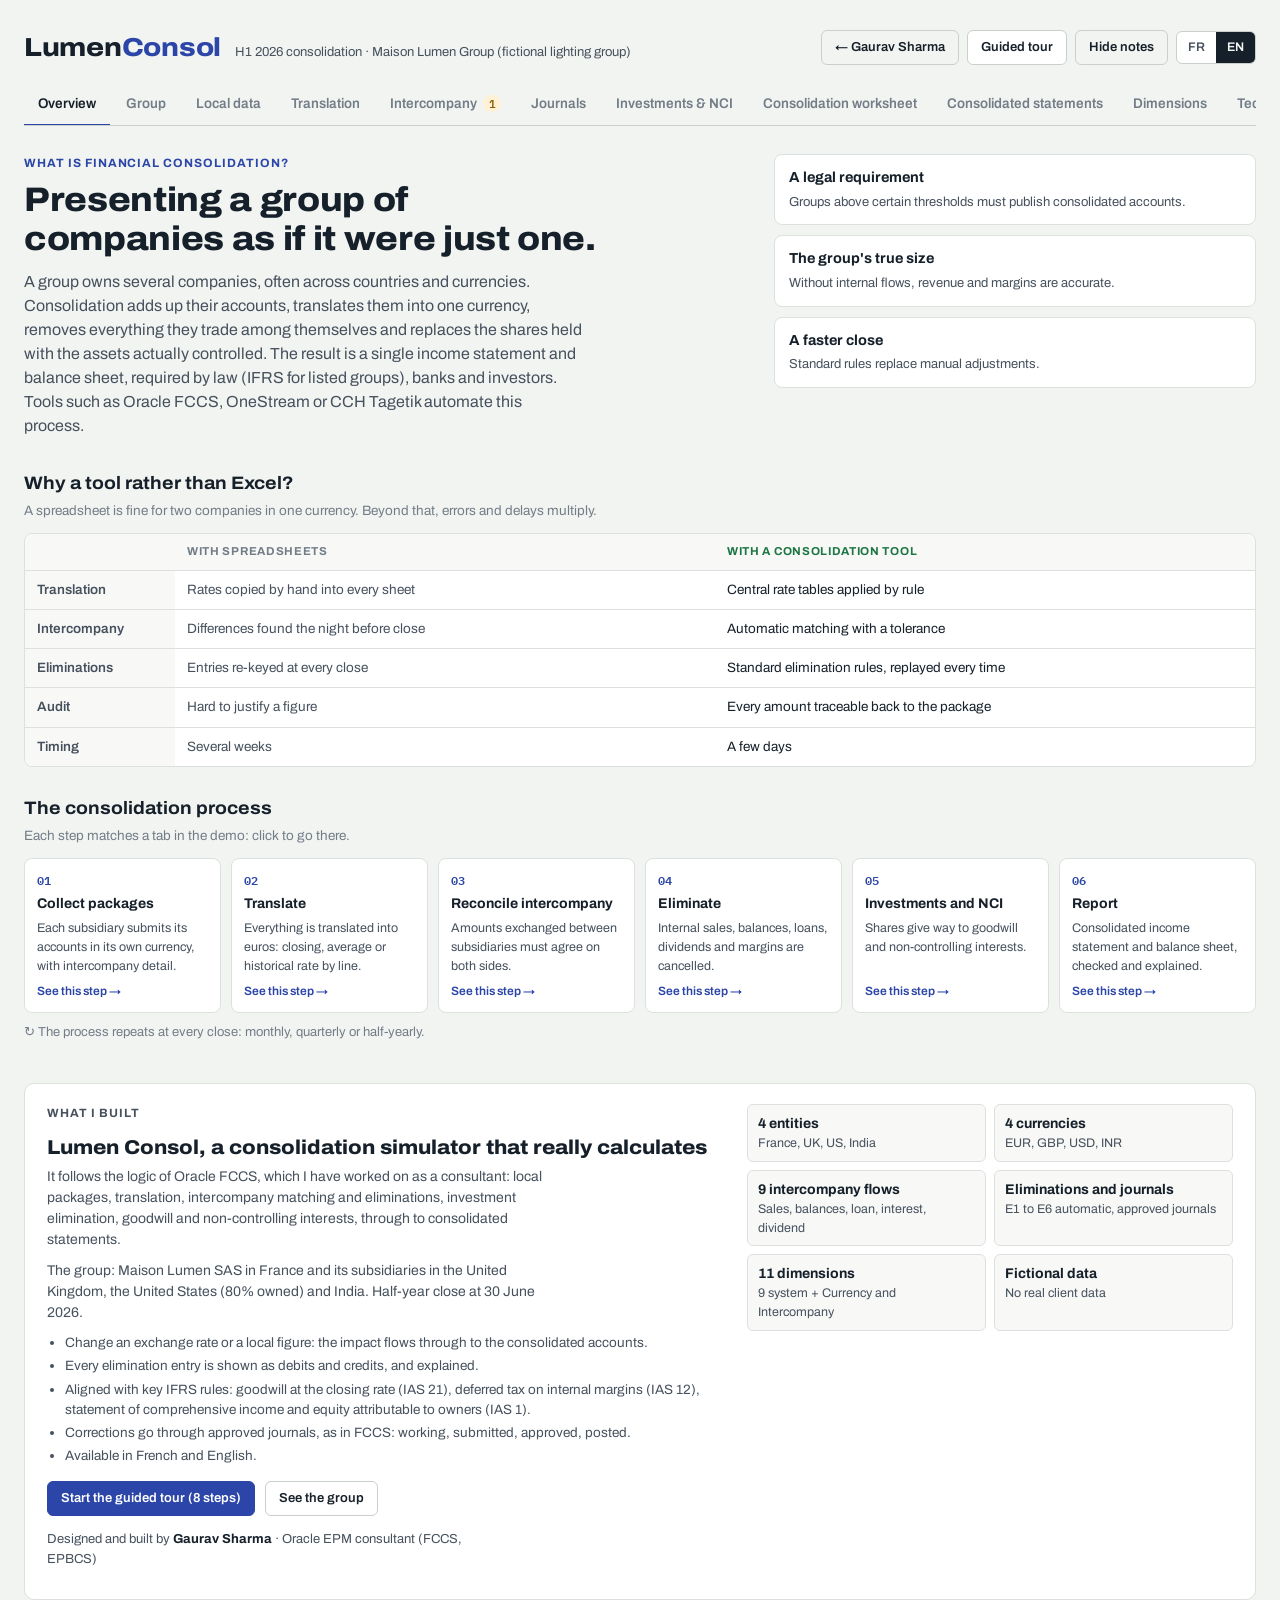
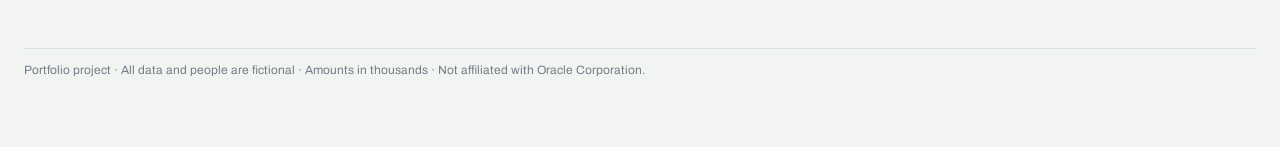
<file: projects/lumen-consol/index.html>
<!doctype html>
<html lang="fr">
<head>
<meta charset="utf-8">
<meta name="viewport" content="width=device-width, initial-scale=1, viewport-fit=cover">
<title>Lumen Consol</title>
<meta name="description" content="Mini financial consolidation app (FCCS-style): French parent with UK, US and Indian subsidiaries; translation, intercompany eliminations, goodwill and NCI. Portfolio project by Gaurav Sharma.">
<link rel="preconnect" href="https://fonts.googleapis.com">
<link rel="preconnect" href="https://fonts.gstatic.com" crossorigin>
<link rel="stylesheet" href="https://fonts.googleapis.com/css2?family=Archivo:wdth,wght@75..125,400..800&family=IBM+Plex+Mono:wght@400;500;600&display=swap">
<meta name="author" content="Gaurav Sharma">
<link rel="icon" href="../../img/favicon.svg" type="image/svg+xml">
<link rel="stylesheet" href="app.css">
</head>
<body>
<div class="wrap">
  <header class="top">
    <div class="brand">
      <h1>Lumen<span>Consol</span></h1>
      <p id="subtitle"></p>
    </div>
    <div class="top-actions">
      <a class="btn ghost" id="back-home" href="../../#projects">← Gaurav Sharma</a>
      <button class="btn" id="tour-start" type="button"></button>
      <button class="btn ghost" id="notes-toggle" type="button" aria-pressed="true"></button>
      <div class="seg" role="group" aria-label="Language">
        <button id="lang-fr" type="button">FR</button>
        <button id="lang-en" type="button">EN</button>
      </div>
    </div>
  </header>
  <nav class="tabs" role="tablist" id="tabs"></nav>
  <main id="main"></main>
  <p class="foot-note" id="footnote"></p>
</div>
<div id="tip" hidden></div>
<div id="toast" class="toast" hidden></div>
<script src="app.js"></script>
</body>
</html>
</file>
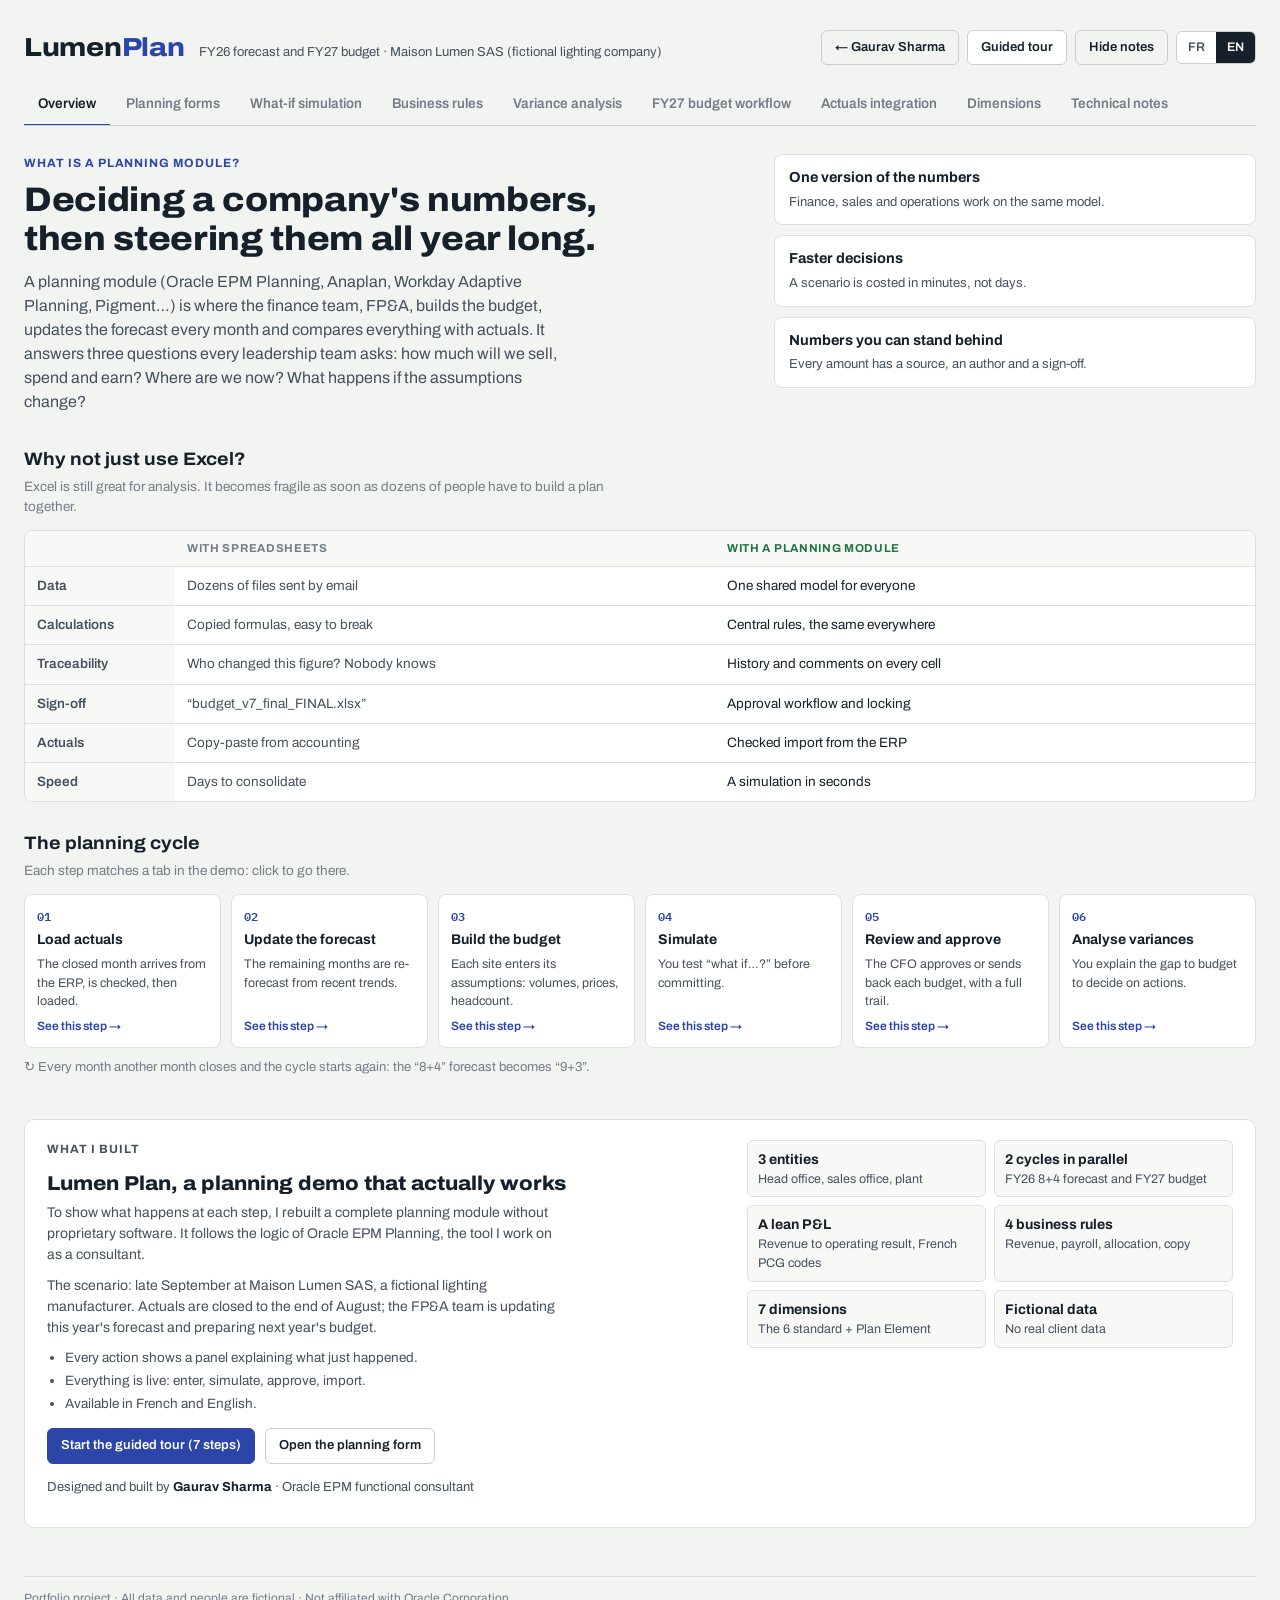
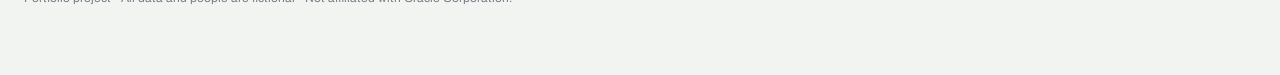
<file: projects/lumen-plan/index.html>
<!doctype html>
<html lang="fr">
<head>
<meta charset="utf-8">
<meta name="viewport" content="width=device-width, initial-scale=1, viewport-fit=cover">
<title>Lumen Plan</title>
<meta name="description" content="Mini EPM planning app: rolling forecast and budget on a driver-based French P&L, with what-if, spreading, audit trail and ERP import. Portfolio project by Gaurav Sharma.">
<link rel="preconnect" href="https://fonts.googleapis.com">
<link rel="preconnect" href="https://fonts.gstatic.com" crossorigin>
<link rel="stylesheet" href="https://fonts.googleapis.com/css2?family=Archivo:wdth,wght@75..125,400..800&family=IBM+Plex+Mono:wght@400;500;600&display=swap">
<meta name="author" content="Gaurav Sharma">
<link rel="icon" href="../../img/favicon.svg" type="image/svg+xml">
<link rel="stylesheet" href="app.css">
</head>
<body>
<div class="wrap">
  <header class="top">
    <div class="brand">
      <h1>Lumen<span>Plan</span></h1>
      <p id="subtitle"></p>
    </div>
    <div class="top-actions">
      <a class="btn ghost" id="back-home" href="../../#projects">← Gaurav Sharma</a>
      <button class="btn" id="tour-start" type="button"></button>
      <button class="btn ghost" id="notes-toggle" type="button" aria-pressed="true"></button>
      <div class="seg" role="group" aria-label="Language">
        <button id="lang-fr" type="button">FR</button>
        <button id="lang-en" type="button">EN</button>
      </div>
    </div>
  </header>
  <nav class="tabs" role="tablist" id="tabs"></nav>
  <main id="main"></main>
  <p class="foot-note" id="footnote"></p>
</div>
<div id="tip" hidden></div>
<div id="toast" class="toast" hidden></div>
<script src="app.js"></script>
</body>
</html>
</file>
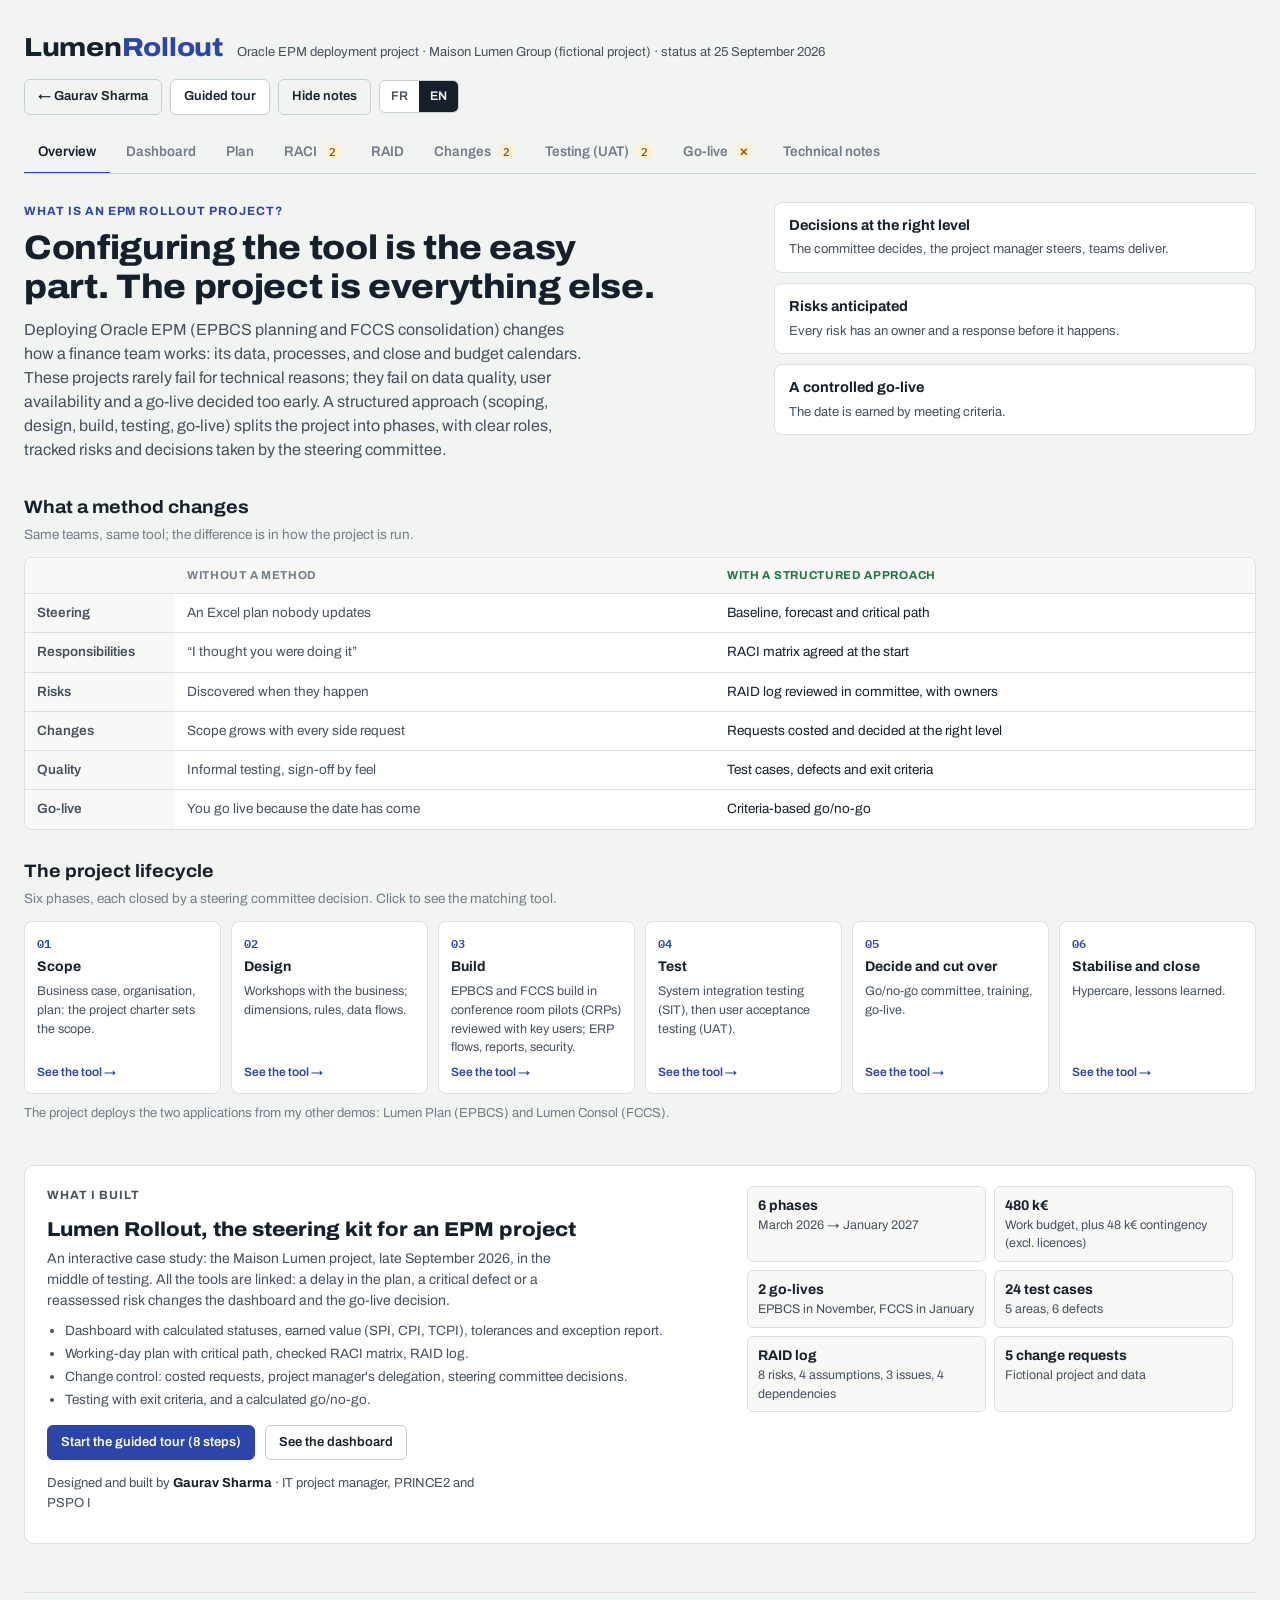
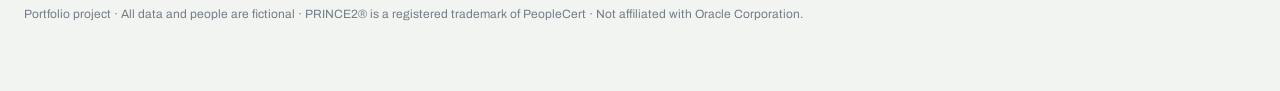
<file: projects/lumen-rollout/index.html>
<!doctype html>
<html lang="fr">
<head>
<meta charset="utf-8">
<meta name="viewport" content="width=device-width, initial-scale=1, viewport-fit=cover">
<title>Lumen Rollout</title>
<meta name="description" content="EPM deployment project kit (hybrid approach, COPIL governance): dashboard with earned value, Gantt with critical path, RACI, risk register, UAT tracker and go/no-go decision. Portfolio project by Gaurav Sharma.">
<link rel="preconnect" href="https://fonts.googleapis.com">
<link rel="preconnect" href="https://fonts.gstatic.com" crossorigin>
<link rel="stylesheet" href="https://fonts.googleapis.com/css2?family=Archivo:wdth,wght@75..125,400..800&family=IBM+Plex+Mono:wght@400;500;600&display=swap">
<meta name="author" content="Gaurav Sharma">
<link rel="icon" href="../../img/favicon.svg" type="image/svg+xml">
<link rel="stylesheet" href="app.css">
</head>
<body>
<div class="wrap">
  <header class="top">
    <div class="brand">
      <h1>Lumen<span>Rollout</span></h1>
      <p id="subtitle"></p>
    </div>
    <div class="top-actions">
      <a class="btn ghost" id="back-home" href="../../#projects">← Gaurav Sharma</a>
      <button class="btn" id="tour-start" type="button"></button>
      <button class="btn ghost" id="notes-toggle" type="button" aria-pressed="true"></button>
      <div class="seg" role="group" aria-label="Language">
        <button id="lang-fr" type="button">FR</button>
        <button id="lang-en" type="button">EN</button>
      </div>
    </div>
  </header>
  <nav class="tabs" role="tablist" id="tabs"></nav>
  <main id="main"></main>
  <p class="foot-note" id="footnote"></p>
</div>
<div id="tip" hidden></div>
<div id="toast" class="toast" hidden></div>
<script src="app.js"></script>
</body>
</html>
</file>
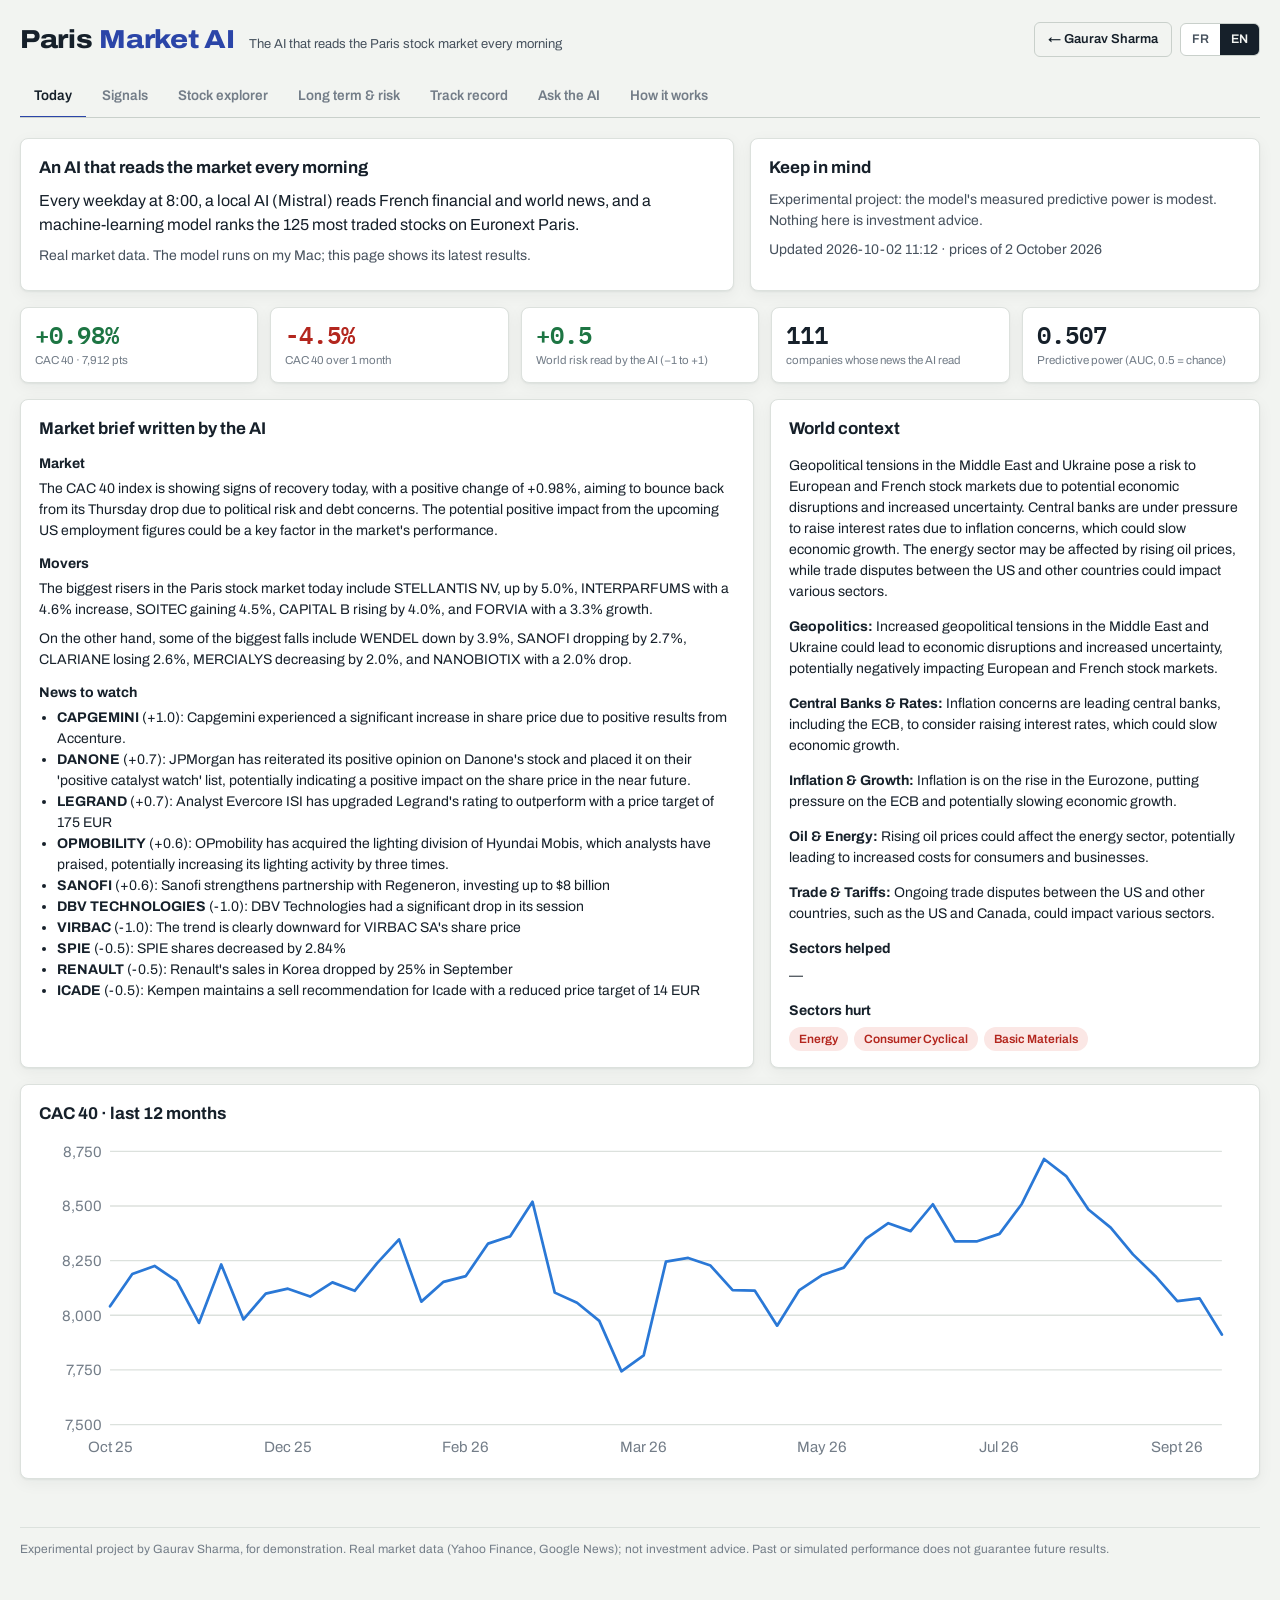
<file: projects/paris-market-ai/index.html>
<!doctype html>
<html lang="en">
<head>
<meta charset="utf-8">
<meta name="viewport" content="width=device-width, initial-scale=1, viewport-fit=cover">
<title>Paris Market AI</title>
<meta name="description" content="A local AI (Mistral) reads French financial and world news every morning, and a machine-learning model ranks the most traded stocks on Euronext Paris. Real market data, updated every weekday. Portfolio project by Gaurav Sharma.">
<link rel="preconnect" href="https://fonts.googleapis.com">
<link rel="preconnect" href="https://fonts.gstatic.com" crossorigin>
<link rel="stylesheet" href="https://fonts.googleapis.com/css2?family=Archivo:wdth,wght@75..125,400..800&family=IBM+Plex+Mono:wght@400;500;600&display=swap">
<meta name="author" content="Gaurav Sharma">
<link rel="icon" href="../../img/favicon.svg" type="image/svg+xml">
<link rel="stylesheet" href="app.css">
</head>
<body>
<div class="wrap">
  <header class="top">
    <div class="brand">
      <h1>Paris<span>Market AI</span></h1>
      <p id="subtitle"></p>
    </div>
    <div class="top-actions">
      <a class="btn ghost" id="back-home" href="../../#projects">← Gaurav Sharma</a>
      <div class="seg" role="group" aria-label="Language">
        <button id="lang-fr" type="button">FR</button>
        <button id="lang-en" type="button">EN</button>
      </div>
    </div>
  </header>
  <nav class="tabs" role="tablist" id="tabs"></nav>
  <main id="main"><p class="loading" id="loading">Loading today's data…</p></main>
  <p class="foot-note" id="footnote"></p>
</div>
<div id="tip" hidden></div>
<script src="app.js"></script>
</body>
</html>
</file>
<file: css/style.css>
/* =========================================================
   Gaurav Sharma – portfolio
   ========================================================= */

:root {
    --ink: #0f172a;          /* headings */
    --text: #334155;         /* body */
    --muted: #64748b;        /* secondary text */
    --accent: #1d4ed8;       /* links, highlights */
    --accent-dark: #1e3a8a;
    --accent-soft: #eff4ff;
    --success: #15803d;
    --danger: #b91c1c;
    --bg: #ffffff;
    --bg-alt: #f8fafc;
    --border: #e2e8f0;
    --radius: 10px;
    --shadow: 0 1px 2px rgba(15, 23, 42, .06), 0 1px 3px rgba(15, 23, 42, .08);
    --shadow-hover: 0 8px 24px rgba(15, 23, 42, .08);
    --header-h: 68px;
    --font: 'Inter', system-ui, -apple-system, 'Segoe UI', Roboto, sans-serif;
}

/* ---------- Base ---------- */
*, *::before, *::after { box-sizing: border-box; }
* { margin: 0; padding: 0; }

html {
    scroll-behavior: smooth;
    scroll-padding-top: calc(var(--header-h) + 16px);
    -webkit-text-size-adjust: 100%;
}

body {
    font-family: var(--font);
    font-size: 1rem;
    line-height: 1.65;
    color: var(--text);
    background: var(--bg);
    -webkit-font-smoothing: antialiased;
}

img, svg { display: block; max-width: 100%; }
ul, ol { list-style: none; }
a { color: var(--accent); text-decoration: none; }
a:hover { text-decoration: underline; text-underline-offset: 3px; }
h1, h2, h3 { color: var(--ink); line-height: 1.2; letter-spacing: -0.015em; }

:focus-visible {
    outline: 2px solid var(--accent);
    outline-offset: 3px;
    border-radius: 4px;
}

.sprite { display: none; }
.sr-only {
    position: absolute; width: 1px; height: 1px; overflow: hidden;
    clip: rect(0 0 0 0); white-space: nowrap;
}

.icon {
    width: 1.1em; height: 1.1em; flex-shrink: 0;
    fill: none; stroke: currentColor; stroke-width: 2;
    stroke-linecap: round; stroke-linejoin: round;
}

.skip-link {
    position: absolute; left: 16px; top: -60px; z-index: 200;
    background: var(--ink); color: #fff; padding: .6rem 1rem; border-radius: 6px;
}
.skip-link:focus { top: 12px; }

.container {
    width: 100%;
    max-width: 1120px;
    margin: 0 auto;
    padding: 0 24px;
}

/* ---------- Buttons ---------- */
.btn {
    display: inline-flex; align-items: center; justify-content: center; gap: .5rem;
    padding: .8rem 1.4rem;
    font: 600 .95rem/1 var(--font);
    border-radius: 8px;
    border: 1px solid transparent;
    cursor: pointer;
    transition: background-color .2s, border-color .2s, color .2s;
}
.btn:hover { text-decoration: none; }
.btn-primary { background: var(--accent); color: #fff; }
.btn-primary:hover { background: var(--accent-dark); }
.btn-primary:disabled { opacity: .6; cursor: progress; }
.btn-ghost { background: #fff; color: var(--ink); border-color: var(--border); }
.btn-ghost:hover { border-color: var(--ink); }
.btn-block { width: 100%; }

/* ---------- Header ---------- */
.site-header {
    position: sticky; top: 0; z-index: 100;
    height: var(--header-h);
    background: rgba(255, 255, 255, .92);
    backdrop-filter: saturate(180%) blur(10px);
    -webkit-backdrop-filter: saturate(180%) blur(10px);
    border-bottom: 1px solid transparent;
    transition: border-color .2s;
}
.site-header.scrolled { border-bottom-color: var(--border); }

.header-inner {
    height: 100%;
    display: flex; align-items: center; justify-content: space-between; gap: 1rem;
}

.brand { display: flex; align-items: center; gap: .6rem; color: var(--ink); font-weight: 600; white-space: nowrap; }
.brand:hover { text-decoration: none; }
.brand-mark {
    display: grid; place-items: center;
    width: 34px; height: 34px; border-radius: 8px;
    background: var(--ink); color: #fff; font-size: .85rem; font-weight: 700;
}

.nav-menu { display: flex; align-items: center; gap: .25rem; }
.nav-link {
    display: block; padding: .5rem .7rem; border-radius: 6px;
    color: var(--text); font-size: .92rem; font-weight: 500;
    white-space: nowrap;
}
.nav-link:hover { color: var(--ink); background: var(--bg-alt); text-decoration: none; }
.nav-link.active { color: var(--accent); }
.nav-link-cta { color: var(--accent); }

.lang-switch {
    display: flex; margin-left: .5rem;
    border: 1px solid var(--border); border-radius: 8px; overflow: hidden;
}
.lang-btn {
    font: 600 .8rem/1 var(--font); letter-spacing: .04em;
    padding: .5rem .65rem; border: 0; background: #fff; color: var(--muted); cursor: pointer;
}
.lang-btn[aria-pressed="true"] { background: var(--ink); color: #fff; }

.nav-toggle {
    display: none;
    width: 42px; height: 42px; border: 1px solid var(--border); border-radius: 8px;
    background: #fff; cursor: pointer; position: relative;
}
.nav-toggle-bars,
.nav-toggle-bars::before,
.nav-toggle-bars::after {
    position: absolute; left: 11px; width: 18px; height: 2px; background: var(--ink);
    border-radius: 2px; transition: transform .2s, opacity .2s; content: '';
}
.nav-toggle-bars { top: 19px; }
.nav-toggle-bars::before { left: 0; top: -6px; }
.nav-toggle-bars::after { left: 0; top: 6px; }
.nav-toggle[aria-expanded="true"] .nav-toggle-bars { background: transparent; }
.nav-toggle[aria-expanded="true"] .nav-toggle-bars::before { transform: translateY(6px) rotate(45deg); }
.nav-toggle[aria-expanded="true"] .nav-toggle-bars::after { transform: translateY(-6px) rotate(-45deg); }

/* ---------- Hero ---------- */
.hero {
    padding: 72px 0 88px;
    background:
        radial-gradient(900px 400px at 85% 10%, var(--accent-soft), transparent 70%),
        var(--bg);
    border-bottom: 1px solid var(--border);
}
.hero-grid {
    display: grid;
    grid-template-columns: 1.5fr 1fr;
    align-items: center;
    gap: 48px;
}

.status-pill {
    display: inline-flex; align-items: center; gap: .5rem;
    padding: .35rem .8rem; margin-bottom: 1.5rem;
    font-size: .85rem; font-weight: 500; color: var(--success);
    background: #f0fdf4; border: 1px solid #bbf7d0; border-radius: 999px;
}
.status-dot { width: 8px; height: 8px; border-radius: 50%; background: #22c55e; }

.eyebrow {
    font-size: .85rem; font-weight: 600; letter-spacing: .08em; text-transform: uppercase;
    color: var(--accent); margin-bottom: .5rem;
}
.hero h1 { font-size: clamp(2.4rem, 5vw, 3.5rem); font-weight: 700; margin-bottom: 1.25rem; }
.hero-lede { font-size: 1.2rem; color: var(--text); max-width: 34em; margin-bottom: .75rem; }
.hero-modules { font-size: .95rem; color: var(--muted); margin-bottom: 2rem; }

.hero-actions { display: flex; flex-wrap: wrap; gap: .75rem; margin-bottom: 2rem; }

.hero-meta { display: flex; flex-wrap: wrap; gap: .5rem 1.5rem; font-size: .92rem; color: var(--muted); }
.hero-meta li, .hero-meta a { display: inline-flex; align-items: center; gap: .45rem; }
.hero-meta a { color: var(--text); font-weight: 500; }

.hero-photo { justify-self: center; }
.hero-photo img {
    width: 280px; height: 280px; object-fit: cover; object-position: center 20%;
    border-radius: 50%;
    background: #fff;
    box-shadow: 0 0 0 8px #fff, 0 0 0 9px var(--border), 0 24px 48px rgba(15, 23, 42, .12);
}

/* ---------- Sections ---------- */
.section { padding: 88px 0; }
.section-alt { background: var(--bg-alt); border-top: 1px solid var(--border); border-bottom: 1px solid var(--border); }

.section-title { font-size: clamp(1.6rem, 3vw, 2rem); font-weight: 700; margin-bottom: 2rem; }
.section-title + .prose { margin-top: -1rem; }
.section-intro { color: var(--muted); font-size: 1.05rem; margin: -1.25rem 0 2.5rem; max-width: 40em; }
.sub-title { font-size: 1rem; text-transform: uppercase; letter-spacing: .06em; color: var(--muted); margin-bottom: 1rem; }

.prose { font-size: 1.05rem; max-width: 40em; margin-top: 1rem; }

/* ---------- About ---------- */
.about-grid {
    display: grid; grid-template-columns: 1.4fr 1fr; gap: 56px; align-items: center;
}
.facts { display: grid; grid-template-columns: 1fr 1fr; gap: 16px; }
.fact {
    padding: 1.25rem; background: var(--bg-alt);
    border: 1px solid var(--border); border-radius: var(--radius);
}
.fact dt { font-size: 1.9rem; font-weight: 700; color: var(--ink); letter-spacing: -0.02em; line-height: 1.1; }
.fact dd { font-size: .88rem; color: var(--muted); margin-top: .35rem; line-height: 1.4; }

/* ---------- Cards (expertise) ---------- */
.card-grid {
    display: grid;
    grid-template-columns: repeat(3, 1fr);
    gap: 20px;
}
.card {
    background: #fff; padding: 1.75rem;
    border: 1px solid var(--border); border-radius: var(--radius);
    transition: box-shadow .2s, border-color .2s;
}
.card:hover { box-shadow: var(--shadow-hover); border-color: #cbd5e1; }
.card-icon {
    display: grid; place-items: center;
    width: 44px; height: 44px; margin-bottom: 1.1rem;
    border-radius: 10px; background: var(--accent-soft); color: var(--accent); font-size: 1.2rem;
}
.card h3 { font-size: 1.05rem; font-weight: 600; margin-bottom: .5rem; }
.card p { font-size: .94rem; color: var(--muted); }

/* ---------- Case studies ---------- */
.case {
    display: grid; grid-template-columns: 1fr 1.6fr; gap: 40px;
    padding: 2rem; margin-bottom: 20px;
    border: 1px solid var(--border); border-radius: var(--radius); background: #fff;
}
.case:last-child { margin-bottom: 0; }
.case-head h3 { font-size: 1.3rem; margin: .9rem 0 1.25rem; }
.case-head p:not(.case-label) { color: var(--muted); font-size: .95rem; }
.case-label {
    font-size: .75rem; font-weight: 600; text-transform: uppercase; letter-spacing: .08em;
    color: var(--muted); margin-bottom: .4rem;
}

.bullets li {
    position: relative; padding-left: 1.2rem; margin-bottom: .5rem; font-size: .96rem;
}
.bullets li::before {
    content: ''; position: absolute; left: 0; top: .68em;
    width: 6px; height: 6px; border-radius: 50%; background: var(--accent);
}

.outcome {
    display: flex; gap: .75rem; align-items: flex-start;
    margin-top: 1.25rem; padding: 1rem 1.1rem;
    background: #f0fdf4; border: 1px solid #bbf7d0; border-radius: 8px;
    font-size: .95rem;
}
.outcome .icon { color: var(--success); margin-top: .2rem; }
.outcome strong { color: var(--ink); }

/* ---------- Tags ---------- */
.tags { display: flex; flex-wrap: wrap; gap: .5rem; }
.tag {
    display: inline-block; padding: .35rem .75rem;
    font-size: .85rem; font-weight: 500; color: var(--text);
    background: #fff; border: 1px solid var(--border); border-radius: 999px;
}
.tag-accent { color: var(--accent); background: var(--accent-soft); border-color: #c7d7fe; }

/* ---------- Experience ---------- */
.xp-list { border-left: 2px solid var(--border); margin-left: 6px; }
.xp {
    position: relative;
    display: grid; grid-template-columns: 180px 1fr; gap: 24px;
    padding: 0 0 2.5rem 28px;
}
.xp:last-child { padding-bottom: 0; }
.xp::before {
    content: ''; position: absolute; left: -7px; top: .4rem;
    width: 12px; height: 12px; border-radius: 50%;
    background: #fff; border: 2px solid var(--accent);
}
.xp:first-child::before { background: var(--accent); }
.xp-date { font-size: .9rem; font-weight: 500; color: var(--muted); padding-top: .15rem; }
.xp-body h3 { font-size: 1.1rem; font-weight: 600; }
.xp-company { color: var(--accent); font-weight: 500; font-size: .95rem; margin-bottom: .75rem; }
.xp-key { font-size: .94rem; margin-top: .75rem; color: var(--text); }
.xp-key strong { color: var(--ink); }

/* ---------- Skills ---------- */
.skills-grid { display: grid; grid-template-columns: repeat(2, 1fr); gap: 20px; }
.skill-group {
    padding: 1.5rem; border: 1px solid var(--border); border-radius: var(--radius); background: #fff;
}
.skill-group h3 { font-size: 1rem; font-weight: 600; margin-bottom: 1rem; }
.langs div {
    display: flex; justify-content: space-between; gap: 1rem;
    padding: .6rem 0; border-bottom: 1px solid var(--border);
}
.langs div:last-child { border-bottom: 0; }
.langs dt { font-weight: 500; color: var(--ink); }
.langs dd { color: var(--muted); }

/* ---------- Education ---------- */
.edu-grid { display: grid; grid-template-columns: 1fr 1.4fr; gap: 48px; }
.entry-list { display: grid; gap: 12px; }
.entry {
    display: flex; gap: 1rem; align-items: flex-start;
    padding: 1rem 1.1rem; background: #fff;
    border: 1px solid var(--border); border-radius: var(--radius);
}
.entry-icon {
    display: grid; place-items: center; flex-shrink: 0;
    width: 36px; height: 36px; border-radius: 8px;
    background: var(--accent-soft); color: var(--accent);
}
.entry-title { font-weight: 600; color: var(--ink); line-height: 1.35; }
.entry-sub { font-size: .88rem; color: var(--muted); margin-top: .15rem; }

/* ---------- Contact ---------- */
.contact-grid { display: grid; grid-template-columns: 1fr 1.2fr; gap: 56px; align-items: start; }
.contact-list { display: grid; gap: 1.1rem; }
.contact-list li { display: flex; gap: 1rem; align-items: center; }
.contact-list a, .contact-list p:not(.entry-sub) { color: var(--ink); font-weight: 500; }
.contact-list .entry-sub { margin-top: 0; }

.contact-form {
    padding: 2rem; background: var(--bg-alt);
    border: 1px solid var(--border); border-radius: var(--radius);
}
.field { margin-bottom: 1.1rem; }
.field label { display: block; font-size: .9rem; font-weight: 500; color: var(--ink); margin-bottom: .4rem; }
.field input, .field textarea {
    width: 100%; padding: .75rem .9rem;
    font: inherit; font-size: .95rem; color: var(--ink);
    background: #fff; border: 1px solid #cbd5e1; border-radius: 8px;
    transition: border-color .2s, box-shadow .2s;
}
.field textarea { resize: vertical; min-height: 140px; }
.field input:focus, .field textarea:focus {
    outline: none; border-color: var(--accent); box-shadow: 0 0 0 3px rgba(29, 78, 216, .15);
}
.field input[aria-invalid="true"], .field textarea[aria-invalid="true"] { border-color: var(--danger); }
.hp { position: absolute; left: -9999px; width: 1px; height: 1px; overflow: hidden; }

.form-status { margin-top: .9rem; font-size: .92rem; font-weight: 500; min-height: 1.4em; }
.form-status.is-success { color: var(--success); }
.form-status.is-error { color: var(--danger); }

/* ---------- Footer ---------- */
.site-footer { background: var(--ink); color: #94a3b8; padding: 28px 0; font-size: .9rem; }
.footer-inner { display: flex; flex-wrap: wrap; justify-content: space-between; align-items: center; gap: 1rem; }
.footer-links { display: flex; gap: 1.5rem; }
.footer-links a { color: #cbd5e1; }
.footer-links a:hover { color: #fff; }

/* ---------- Subtle reveal (only when JS runs, and motion is allowed) ---------- */
.js .reveal { opacity: 0; transform: translateY(12px); transition: opacity .5s ease, transform .5s ease; }
.js .reveal.is-visible { opacity: 1; transform: none; }

@media (prefers-reduced-motion: reduce) {
    html { scroll-behavior: auto; }
    .js .reveal { opacity: 1; transform: none; transition: none; }
    * { transition: none !important; }
}

/* ---------- Responsive ---------- */
/* The full French menu needs about 1065px on one line; below 1080px use the toggle */
@media (max-width: 1080px) {
    .nav-toggle { display: block; }
    .nav-menu {
        position: absolute; top: var(--header-h); left: 0; right: 0;
        flex-direction: column; align-items: stretch; gap: 0;
        padding: .75rem 24px 1.25rem;
        background: #fff; border-bottom: 1px solid var(--border);
        box-shadow: 0 12px 24px rgba(15, 23, 42, .08);
        display: none;
    }
    .nav-menu.open { display: flex; }
    .nav-link { padding: .8rem .5rem; font-size: 1rem; border-bottom: 1px solid var(--bg-alt); }
    .lang-switch { margin: 1rem 0 0; align-self: flex-start; }
}

@media (max-width: 1020px) {
    .card-grid { grid-template-columns: repeat(2, 1fr); }
}

@media (max-width: 820px) {
    .hero { padding: 48px 0 64px; }
    .hero-grid { grid-template-columns: 1fr; gap: 32px; }
    .hero-photo { grid-row: 1; justify-self: start; }
    .hero-photo img { width: 140px; height: 140px; box-shadow: 0 0 0 5px #fff, 0 0 0 6px var(--border), 0 12px 24px rgba(15, 23, 42, .1); }
    .about-grid, .edu-grid, .contact-grid { grid-template-columns: 1fr; gap: 32px; }
    .case { grid-template-columns: 1fr; gap: 16px; padding: 1.5rem; }
    .xp { grid-template-columns: 1fr; gap: .25rem; }
    .skills-grid { grid-template-columns: 1fr; }
    .section { padding: 64px 0; }
}

@media (max-width: 560px) {
    .container { padding: 0 16px; }
    .brand-name { display: none; }
    .card-grid { grid-template-columns: 1fr; }
    .hero-lede { font-size: 1.08rem; }
    .hero-actions .btn { flex: 1 1 100%; }
    .facts { gap: 12px; }
    .fact { padding: 1rem; }
    .fact dt { font-size: 1.6rem; }
    .contact-form { padding: 1.25rem; }
    .xp { padding-left: 20px; }
}

@media print {
    .site-header, .contact-form, .hero-actions, .skip-link { display: none !important; }
    .js .reveal { opacity: 1; transform: none; }
    .section { padding: 24px 0; }
}

/* ---------- Additions for the ATS-CV content ---------- */
.xp-sub {
    font-size: .8rem; font-weight: 600; text-transform: uppercase; letter-spacing: .06em;
    color: var(--muted); margin: .9rem 0 .4rem;
}
.xp-company + .xp-sub { margin-top: 0; }
.status-pill { line-height: 1.35; }

/* ---------- Mini projects ---------- */
.section-divider { border-top: 1px solid var(--border); }
.project {
    display: grid; grid-template-columns: 1.05fr 1fr; gap: 40px; align-items: center;
    padding: 2rem; border: 1px solid var(--border); border-radius: var(--radius); background: #fff;
}
.project-body h3 { font-size: 1.3rem; margin: 1rem 0 .6rem; }
.project-body > p:not(.case-label) { color: var(--muted); font-size: .98rem; margin-bottom: 1.25rem; }
.project-actions { display: flex; flex-wrap: wrap; align-items: center; gap: .75rem 1rem; margin-top: 1.5rem; }
.project-note { font-size: .88rem; color: var(--muted); }
.project-shot { display: block; border-radius: 8px; overflow: hidden; border: 1px solid var(--border); box-shadow: var(--shadow-hover); transition: transform .2s, box-shadow .2s; }
.project-shot:hover { transform: translateY(-2px); box-shadow: 0 12px 32px rgba(15, 23, 42, .12); }
.project-shot img { width: 100%; height: auto; }
.tag-live { color: var(--success); background: #f0fdf4; border-color: #bbf7d0; }
.tag-soon { color: var(--muted); background: var(--bg-alt); }
.soon-grid { display: grid; grid-template-columns: repeat(2, 1fr); gap: 20px; margin-top: 20px; }
.soon h3 { margin-top: .9rem; }
.soon-tags { margin-top: .75rem; font-size: .85rem; font-weight: 500; color: var(--text) !important; }
@media (max-width: 820px) {
    .project { grid-template-columns: 1fr; gap: 24px; padding: 1.5rem; }
    .project-shot { grid-row: 1; }
    .soon-grid { grid-template-columns: 1fr; }
}

.project + .project { margin-top: 20px; }
.project-alt { grid-template-columns: 1fr 1.05fr; }
.project-alt .project-shot { grid-column: 1; grid-row: 1; }
.project-alt .project-body { grid-column: 2; }
.soon-one { grid-template-columns: 1fr; }
@media (max-width: 820px) {
    .project-alt { grid-template-columns: 1fr; }
    .project-alt .project-body { grid-column: 1; }
}

/* ---------- Project deliverables ---------- */
.deliv { margin-top: 56px; }
.deliv-title { font-size: 1.35rem; margin-bottom: .5rem; }
.deliv-intro { color: var(--muted); max-width: 70ch; margin-bottom: 1.5rem; }
.deliv-grid { display: grid; grid-template-columns: repeat(2, 1fr); gap: 20px; }
.deliv-card { display: flex; flex-direction: column; border: 1px solid var(--border); border-radius: var(--radius); background: #fff; overflow: hidden; transition: box-shadow .2s, border-color .2s; }
.deliv-card:hover { box-shadow: var(--shadow-hover); border-color: #cbd5e1; }
.deliv-shot { display: block; border-bottom: 1px solid var(--border); background: var(--bg-alt); }
.deliv-shot img { display: block; width: 100%; height: auto; }
.deliv-body { display: flex; flex-direction: column; flex: 1; padding: 1.25rem 1.4rem 1.4rem; }
.deliv-body h4 { font-size: 1.1rem; margin: .8rem 0 .4rem; }
.deliv-body p { color: var(--muted); font-size: .94rem; margin-bottom: 1.1rem; }
.deliv-actions { display: flex; flex-wrap: wrap; gap: .6rem; margin-top: auto; }
.deliv-actions .btn { padding: .55rem 1rem; font-size: .9rem; }
@media (max-width: 820px) {
    .deliv { margin-top: 40px; }
    .deliv-grid { grid-template-columns: 1fr; }
}
</file>
<file: projects/lumen-consol/app.css>
/* Lumen Consol — styles */
:root{
  --bg:#F2F4F1; --surface:#FFFFFF; --surface-2:#F8F9F7;
  --ink:#16202A; --ink-2:#46515D; --muted:#737D88; --line:#DCE1DD; --line-2:#C9D0CB;
  --accent:#2B45A8; --accent-soft:#E6EAF7; --accent-ink:#FFFFFF;
  --cell-act:#E7EEF8; --cell-in:#FFF8D6; --cell-dirty:#FFE38F; --cell-calc:#EDF0F2; --cell-tot:#E3E7EB;
  --good:#1D7543; --good-soft:#E3F2E8; --bad:#B3261E; --bad-soft:#FBE7E5; --warn:#8F5A00; --warn-soft:#FFF1D6;
  --s-act:#2a78d6; --s-bud:#eb6834;
  --shadow:0 1px 2px rgba(22,32,42,.06),0 4px 16px rgba(22,32,42,.05);
  --f-ui:"Archivo",system-ui,-apple-system,"Segoe UI",sans-serif;
  --f-num:"IBM Plex Mono",ui-monospace,"SFMono-Regular",Menlo,monospace;
}
@media (prefers-color-scheme: dark){
  :root:not([data-theme="light"]){
    color-scheme:dark;
    --bg:#11161B; --surface:#192027; --surface-2:#1E262E;
    --ink:#E7ECF0; --ink-2:#B2BCC6; --muted:#86919C; --line:#2A333D; --line-2:#36414C;
    --accent:#93A8F2; --accent-soft:#232C47; --accent-ink:#0F1530;
    --cell-act:#1B2735; --cell-in:#302C18; --cell-dirty:#5A4913; --cell-calc:#1F272F; --cell-tot:#252E37;
    --good:#61C98C; --good-soft:#15301F; --bad:#F2807A; --bad-soft:#3A1C1A; --warn:#E3A847; --warn-soft:#352812;
    --s-act:#3987e5; --s-bud:#d95926;
    --shadow:0 1px 2px rgba(0,0,0,.3);
  }
}
:root[data-theme="dark"]{
  color-scheme:dark;
  --bg:#11161B; --surface:#192027; --surface-2:#1E262E;
  --ink:#E7ECF0; --ink-2:#B2BCC6; --muted:#86919C; --line:#2A333D; --line-2:#36414C;
  --accent:#93A8F2; --accent-soft:#232C47; --accent-ink:#0F1530;
  --cell-act:#1B2735; --cell-in:#302C18; --cell-dirty:#5A4913; --cell-calc:#1F272F; --cell-tot:#252E37;
  --good:#61C98C; --good-soft:#15301F; --bad:#F2807A; --bad-soft:#3A1C1A; --warn:#E3A847; --warn-soft:#352812;
  --s-act:#3987e5; --s-bud:#d95926;
  --shadow:0 1px 2px rgba(0,0,0,.3);
}
*{box-sizing:border-box}
body{background:var(--bg);color:var(--ink);font-family:var(--f-ui);font-size:14px;line-height:1.5;padding-inline:16px;padding-block:0 48px}
.wrap{max-width:1240px;margin:0 auto}
button,select,input{font:inherit;color:inherit}
:focus-visible{outline:2px solid var(--accent);outline-offset:2px}
h1,h2,h3{text-wrap:balance;margin:0}
.num{font-family:var(--f-num);font-variant-numeric:tabular-nums}

/* header */
.top{display:flex;flex-wrap:wrap;gap:12px 24px;align-items:center;justify-content:space-between;padding-block:20px 16px}
.brand{display:flex;align-items:baseline;gap:14px;flex-wrap:wrap}
.brand h1{font-size:26px;font-weight:800;font-stretch:112%;letter-spacing:-.01em}
.brand h1 span{color:var(--accent)}
.brand p{margin:0;color:var(--ink-2);font-size:13px}
.top-actions{display:flex;gap:8px;align-items:center}
.seg{display:inline-flex;border:1px solid var(--line-2);border-radius:6px;overflow:hidden;background:var(--surface)}
.seg button{border:0;background:transparent;padding:6px 11px;cursor:pointer;font-size:12.5px;font-weight:600;color:var(--ink-2)}
.seg button[aria-pressed="true"]{background:var(--ink);color:var(--bg)}
.btn{border:1px solid var(--line-2);background:var(--surface);border-radius:6px;padding:7px 13px;cursor:pointer;font-weight:600;font-size:13px}
.btn:hover{border-color:var(--ink-2)}
.btn.primary{background:var(--accent);border-color:var(--accent);color:var(--accent-ink)}
.btn.primary:hover{filter:brightness(1.08)}
.btn.ghost{background:transparent}
.btn.danger{color:var(--bad)}
.btn:disabled{opacity:.45;cursor:not-allowed;filter:none}

/* tabs */
.tabs{display:flex;gap:2px;border-bottom:1px solid var(--line-2);overflow-x:auto;scrollbar-width:none}
.tabs button{border:0;background:none;padding:10px 14px;cursor:pointer;font-weight:600;font-stretch:95%;color:var(--muted);border-bottom:2px solid transparent;white-space:nowrap;margin-bottom:-1px}
.tabs button[aria-selected="true"]{color:var(--ink);border-bottom-color:var(--accent)}
.tabs button .badge{display:inline-block;min-width:18px;padding:0 5px;border-radius:9px;background:var(--warn-soft);color:var(--warn);font-size:11px;margin-left:6px;font-family:var(--f-num)}
section.panel{padding-block:20px}

/* POV bar */
.pov{display:flex;flex-wrap:wrap;gap:10px 18px;align-items:flex-end;background:var(--surface);border:1px solid var(--line);border-radius:8px;padding:12px 14px;box-shadow:var(--shadow)}
.pov label{display:flex;flex-direction:column;gap:3px;font-size:11px;text-transform:uppercase;letter-spacing:.06em;color:var(--muted);font-weight:600}
.pov select,.pov .fixed{font-size:13.5px;text-transform:none;letter-spacing:0;color:var(--ink);font-weight:600;border:1px solid var(--line-2);border-radius:5px;padding:5px 8px;background:var(--surface-2);min-height:32px}
.pov .fixed{display:inline-flex;align-items:center;background:transparent;border-style:dashed}
.pov .spacer{flex:1}

.chip{display:inline-flex;align-items:center;gap:5px;padding:2px 9px;border-radius:99px;font-size:12px;font-weight:600;white-space:nowrap}
.chip::before{content:"";width:7px;height:7px;border-radius:50%;background:currentColor}
.st-notStarted{background:var(--cell-calc);color:var(--muted)}
.st-draft{background:var(--accent-soft);color:var(--accent)}
.st-submitted{background:var(--warn-soft);color:var(--warn)}
.st-approved{background:var(--good-soft);color:var(--good)}
.fav{background:var(--good-soft);color:var(--good)}
.unf{background:var(--bad-soft);color:var(--bad)}
.neu{background:var(--cell-calc);color:var(--muted)}

.statusline{display:flex;flex-wrap:wrap;gap:8px 16px;align-items:center;margin-block:14px 10px;font-size:13px;color:var(--ink-2)}
.statusline strong{color:var(--ink)}
.flag{display:inline-flex;align-items:center;gap:6px;font-weight:600}
.flag.stale{color:var(--warn)}
.flag.lock{color:var(--muted)}

/* grid */
.gridbox{overflow-x:auto;border:1px solid var(--line-2);border-radius:8px;background:var(--surface)}
table.grid{border-collapse:separate;border-spacing:0;width:100%;min-width:1100px}
.grid th,.grid td{border-bottom:1px solid var(--line);border-right:1px solid var(--line);padding:0;height:34px;font-size:13px}
.grid thead th{background:var(--surface-2);font-size:11.5px;text-transform:uppercase;letter-spacing:.05em;color:var(--muted);font-weight:600;padding:0 8px;text-align:right;position:sticky;top:0}
.grid th.acc,.grid td.acc{position:sticky;left:0;background:var(--surface);z-index:1;text-align:left;padding:0 10px;min-width:270px;white-space:nowrap}
.grid thead th.acc{background:var(--surface-2);z-index:2}
.grid td.acc .code{font-family:var(--f-num);font-size:11.5px;color:var(--muted);display:inline-block;width:46px}
.grid td.v{text-align:right;padding:0 8px;font-family:var(--f-num);font-variant-numeric:tabular-nums;white-space:nowrap}
.grid tr.k-calc td.v{background:var(--cell-calc)}
.grid tr.k-dyn td{background:var(--cell-tot);font-weight:600}
.grid tr.k-dyn td.acc{background:var(--cell-tot)}
.grid tr.k-dyn.res td{border-top:2px solid var(--line-2)}
.grid td.fy{font-weight:600;background:var(--surface-2)}
.grid td.in{background:var(--cell-in);position:relative}
.grid td.in input{width:100%;height:33px;border:0;background:transparent;text-align:right;padding:0 8px;font-family:var(--f-num);font-variant-numeric:tabular-nums;font-size:13px;min-width:78px}
.grid td.in input:focus{outline:2px solid var(--accent);outline-offset:-2px;background:var(--surface)}
.grid td.in.dirty{background:var(--cell-dirty)}
.grid td.in.err input{outline:2px solid var(--bad);outline-offset:-2px}
.grid td.in.wrn::after{content:"";position:absolute;top:0;right:0;border-style:solid;border-width:0 9px 9px 0;border-color:transparent var(--warn) transparent transparent;pointer-events:none}
.grid td.ro{color:var(--ink-2)}
.legend-cells{display:flex;flex-wrap:wrap;gap:6px 16px;font-size:12px;color:var(--muted);margin-top:10px}
.legend-cells span{display:inline-flex;align-items:center;gap:6px}
.legend-cells i{width:14px;height:14px;border-radius:3px;border:1px solid var(--line-2);display:inline-block}

.formbar{display:flex;flex-wrap:wrap;gap:8px;align-items:center;margin-top:14px}
.formbar .grow{flex:1}
.check{display:inline-flex;align-items:center;gap:7px;font-size:13px;color:var(--ink-2);cursor:pointer}

.issues{margin-top:16px;background:var(--surface);border:1px solid var(--line);border-radius:8px;padding:12px 14px}
.issues h3{font-size:13px;font-weight:700;margin-bottom:8px;text-transform:uppercase;letter-spacing:.05em;color:var(--ink-2)}
.issues ul{list-style:none;margin:0;padding:0;display:grid;gap:4px}
.issues li{display:flex;gap:10px;align-items:baseline;font-size:13px}
.issues li .where{font-family:var(--f-num);font-size:12px;color:var(--muted);min-width:150px}
.sev{font-size:11px;font-weight:700;text-transform:uppercase;letter-spacing:.05em;padding:1px 7px;border-radius:4px}
.sev.e{background:var(--bad-soft);color:var(--bad)}
.sev.w{background:var(--warn-soft);color:var(--warn)}
.sev.ok{background:var(--good-soft);color:var(--good)}

/* rules */
.cols{display:grid;grid-template-columns:repeat(auto-fit,minmax(340px,1fr));gap:16px}
.card{background:var(--surface);border:1px solid var(--line);border-radius:8px;padding:16px;box-shadow:var(--shadow);display:flex;flex-direction:column;gap:10px;min-width:0}
.card h3{font-size:16px;font-weight:700;font-stretch:105%}
.card h3 .rid{font-family:var(--f-num);font-size:12px;color:var(--accent);font-weight:500;display:block;font-stretch:100%;margin-bottom:2px}
.card p{margin:0;color:var(--ink-2);max-width:65ch}
pre.calc{margin:0;background:var(--surface-2);border:1px solid var(--line);border-radius:6px;padding:10px 12px;font-family:var(--f-num);font-size:12px;line-height:1.55;overflow-x:auto;color:var(--ink-2)}
pre.calc b{color:var(--accent);font-weight:600}
.card .foot{display:flex;flex-wrap:wrap;gap:8px 12px;align-items:center;margin-top:auto;font-size:12.5px;color:var(--muted)}
.hc{display:grid;grid-template-columns:1fr auto auto;gap:6px 12px;align-items:center;font-size:13px}
.hc input{width:80px;text-align:right;border:1px solid var(--line-2);border-radius:5px;padding:4px 8px;background:var(--cell-in);font-family:var(--f-num)}
.hc .share{font-family:var(--f-num);color:var(--muted);min-width:56px;text-align:right}

.tbl{width:100%;border-collapse:collapse;font-size:13px}
.tbl th{text-align:left;font-size:11.5px;text-transform:uppercase;letter-spacing:.05em;color:var(--muted);font-weight:600;padding:8px 10px;border-bottom:1px solid var(--line-2)}
.tbl td{padding:8px 10px;border-bottom:1px solid var(--line);vertical-align:top}
.tbl td.r,.tbl th.r{text-align:right}
.tbl .mono{font-family:var(--f-num);font-size:12.5px}
.tblbox{overflow-x:auto;background:var(--surface);border:1px solid var(--line);border-radius:8px}
.sectitle{display:flex;flex-wrap:wrap;align-items:baseline;justify-content:space-between;gap:8px;margin-block:26px 10px}
.sectitle h2{font-size:18px;font-weight:700;font-stretch:108%}
.sectitle p{margin:0;color:var(--muted);font-size:13px}

/* variance */
.kpis{display:grid;grid-template-columns:repeat(auto-fit,minmax(240px,1fr));gap:12px;margin-top:16px}
.kpi{background:var(--surface);border:1px solid var(--line);border-radius:8px;padding:14px 16px;display:grid;gap:6px}
.kpi .lab{font-size:12px;text-transform:uppercase;letter-spacing:.06em;color:var(--muted);font-weight:600}
.kpi .big{font-family:var(--f-num);font-size:24px;font-weight:600;letter-spacing:-.01em}
.kpi .sub{display:flex;flex-wrap:wrap;gap:6px 10px;align-items:center;font-size:12.5px;color:var(--ink-2)}
.narr{margin-top:14px;background:var(--accent-soft);border-radius:8px;padding:12px 16px;color:var(--ink);max-width:none}
.narr p{margin:0;max-width:95ch}
.chartcard{background:var(--surface);border:1px solid var(--line);border-radius:8px;padding:14px 16px}
.chartcard .head{display:flex;flex-wrap:wrap;gap:8px 16px;align-items:center;justify-content:space-between;margin-bottom:6px}
.chartcard h3{font-size:14.5px;font-weight:700}
.chartcard .note{font-size:12px;color:var(--muted)}
.chartscroll{overflow-x:auto}
.legend{display:flex;gap:14px;font-size:12.5px;color:var(--ink-2)}
.legend span{display:inline-flex;align-items:center;gap:6px}
.legend i{width:16px;height:3px;border-radius:2px;display:inline-block}
svg text{font-family:var(--f-ui)}
.axis{fill:var(--muted);font-size:11px}
.gridline{stroke:var(--line);stroke-width:1}
.two{display:grid;grid-template-columns:repeat(auto-fit,minmax(420px,1fr));gap:16px;margin-top:16px}
@media (max-width:520px){.two{grid-template-columns:1fr}.cols{grid-template-columns:1fr}}
.banner{margin-top:12px;padding:10px 14px;border-radius:8px;background:var(--warn-soft);color:var(--warn);font-size:13px;font-weight:600}

#tip{position:fixed;pointer-events:none;background:var(--ink);color:var(--bg);padding:7px 10px;border-radius:6px;font-size:12px;line-height:1.45;z-index:50;box-shadow:0 4px 14px rgba(0,0,0,.2);max-width:260px}
#tip .tv{font-family:var(--f-num)}

/* approvals */
.pu{display:grid;grid-template-columns:repeat(auto-fit,minmax(280px,1fr));gap:12px}
.pu .card{gap:8px}
.pu .row{display:flex;justify-content:space-between;align-items:center;gap:8px;font-size:13px}
.pu .who{color:var(--muted);font-size:12.5px}
.pu .acts{display:flex;flex-wrap:wrap;gap:6px;margin-top:4px}
.pu .reason{font-size:12px;color:var(--warn)}
.pu textarea{width:100%;min-height:54px;border:1px solid var(--line-2);border-radius:6px;padding:6px 8px;font:inherit;font-size:13px;background:var(--surface-2);color:var(--ink);resize:vertical}
.flow{display:flex;flex-wrap:wrap;gap:6px;align-items:center;font-size:12.5px;color:var(--muted);margin-block:4px 16px}
.flow .arrow{color:var(--line-2)}

/* dimensions & about */
.tree{list-style:none;margin:0;padding:0;font-size:13px}
.tree ul{list-style:none;margin:0;padding-left:18px;border-left:1px dashed var(--line-2);margin-left:6px}
.tree li{padding:3px 0}
.tree .m{font-family:var(--f-num);font-size:12px;color:var(--accent);margin-right:8px}
.prop{font-size:11px;color:var(--muted);margin-left:6px;border:1px solid var(--line);border-radius:4px;padding:0 5px;white-space:nowrap}
.about{display:grid;grid-template-columns:minmax(0,2fr) minmax(0,1fr);gap:24px;align-items:start}
@media (max-width:860px){.about{grid-template-columns:1fr}}
.about article{background:var(--surface);border:1px solid var(--line);border-radius:8px;padding:20px 24px}
.about article h2{font-size:22px;font-weight:800;font-stretch:110%;margin-bottom:6px}
.about article h3{font-size:15px;font-weight:700;margin-block:20px 6px}
.about article p,.about article li{max-width:68ch;color:var(--ink-2)}
.about article ul{padding-left:18px;margin:6px 0}
.about aside{display:grid;gap:12px}
.byline{font-size:13px;color:var(--muted)}
.byline strong{color:var(--ink)}

.intro{display:flex;gap:12px;align-items:flex-start;background:var(--surface);border:1px solid var(--line);border-left:3px solid var(--accent);border-radius:6px;padding:12px 16px;margin-bottom:16px}
.intro .ic{flex:none;width:22px;height:22px;border-radius:50%;background:var(--accent-soft);color:var(--accent);display:grid;place-items:center;font-weight:800;font-size:12px;font-family:var(--f-num);margin-top:1px}
.intro p{margin:0;max-width:95ch;color:var(--ink)}
.intro .whyl{margin-top:4px;color:var(--ink-2);font-size:13px}
.intro .whyl b,.why b{color:var(--accent);font-weight:700;text-transform:uppercase;letter-spacing:.05em;font-size:11px;margin-right:6px}
.why{font-size:12.5px;color:var(--ink-2);border-top:1px dashed var(--line-2);padding-top:8px}
.explain{background:var(--accent-soft);border-radius:8px;padding:12px 16px 12px 16px;margin-bottom:16px;display:grid;grid-template-columns:1fr auto;gap:4px 12px;align-items:start}
.explain .lab{font-size:11px;text-transform:uppercase;letter-spacing:.07em;font-weight:700;color:var(--accent)}
.explain h4{margin:0;font-size:14.5px;font-weight:700;grid-column:1}
.explain p{margin:0;grid-column:1;max-width:95ch;color:var(--ink)}
.explain .x{grid-column:2;grid-row:1 / span 3;border:0;background:none;cursor:pointer;color:var(--ink-2);font-size:18px;line-height:1;padding:2px 4px}
@media (prefers-reduced-motion:no-preference){.explain{animation:fadein .25s ease-out}@keyframes fadein{from{opacity:.4;transform:translateY(-3px)}}}
.tour-target{outline:3px solid var(--s-bud)!important;outline-offset:3px;border-radius:6px;position:relative;z-index:3}
.tourcard{position:fixed;left:50%;transform:translateX(-50%);bottom:calc(16px + env(safe-area-inset-bottom,0px));width:min(560px,calc(100% - 32px));background:var(--surface);border:1px solid var(--line-2);border-top:3px solid var(--s-bud);border-radius:10px;box-shadow:0 12px 40px rgba(0,0,0,.22);padding:14px 16px;z-index:70;display:grid;gap:8px}
.tourcard .step{font-size:11px;text-transform:uppercase;letter-spacing:.07em;font-weight:700;color:var(--s-bud);font-family:var(--f-num)}
.tourcard h4{margin:0;font-size:15.5px;font-weight:700}
.tourcard p{margin:0;color:var(--ink-2)}
.tourcard .nav{display:flex;gap:8px;align-items:center;margin-top:2px}
.tourcard .dots{display:flex;gap:5px;flex:1}
.tourcard .dots i{width:7px;height:7px;border-radius:50%;background:var(--line-2)}
.tourcard .dots i.on{background:var(--s-bud)}
body.touring{padding-bottom:190px}
.grid td.act{background:var(--cell-act)}
.grid thead th .ptag{display:block;font-size:9.5px;letter-spacing:.06em;margin-top:1px;font-weight:700}
.grid thead th .ptag.a{color:var(--s-act)}
.grid thead th .ptag.f{color:var(--s-bud)}
.grid thead th{height:40px}
.grid tr.drv td.acc{color:var(--ink-2)}
.tbl tr.drvrow td{color:var(--ink-2);font-size:12.5px}
.statusline .grow{flex:1}
.toast{position:fixed;left:50%;bottom:calc(20px + env(safe-area-inset-bottom,0px));transform:translateX(-50%);background:var(--ink);color:var(--bg);padding:10px 16px;border-radius:8px;font-size:13px;font-weight:600;z-index:60;box-shadow:0 6px 20px rgba(0,0,0,.25);max-width:calc(100% - 32px)}
.muted{color:var(--muted)}
.foot-note{margin-top:28px;font-size:12px;color:var(--muted);border-top:1px solid var(--line);padding-top:12px}
@media (prefers-reduced-motion:no-preference){.toast{animation:up .18s ease-out}@keyframes up{from{transform:translate(-50%,8px);opacity:.6}}}


/* ---- additions: comments, selection, spreading, simulation, import ---- */
.grid td.cmt{position:relative}
.grid td.cmt::before{content:"";position:absolute;top:0;left:0;border-style:solid;border-width:9px 9px 0 0;border-color:var(--accent) transparent transparent transparent;pointer-events:none;z-index:1}
.grid td.sel{box-shadow:inset 0 0 0 2px var(--accent)}
.grid td.v[data-cell]{cursor:pointer}
.twocol{display:grid;grid-template-columns:minmax(0,1.1fr) minmax(0,1fr);gap:16px;margin-top:16px;align-items:start}
@media (max-width:900px){.twocol{grid-template-columns:1fr}}
.panelcard{background:var(--surface);border:1px solid var(--line);border-radius:8px;padding:14px 16px;display:grid;gap:10px;min-width:0}
.panelcard h3{font-size:13px;font-weight:700;text-transform:uppercase;letter-spacing:.05em;color:var(--ink-2);margin:0}
.panelcard .big{font-family:var(--f-num);font-size:20px;font-weight:600}
.kv{display:flex;flex-wrap:wrap;gap:4px 14px;font-size:12.5px;color:var(--muted)}
.kv b{color:var(--ink);font-weight:600}
.cmts{display:grid;gap:8px;margin:0;padding:0;list-style:none}
.cmts li{background:var(--surface-2);border:1px solid var(--line);border-radius:6px;padding:8px 10px;font-size:13px}
.cmts li .meta{font-size:11.5px;color:var(--muted);margin-bottom:2px}
.panelcard textarea{width:100%;min-height:52px;border:1px solid var(--line-2);border-radius:6px;padding:6px 8px;font:inherit;font-size:13px;background:var(--surface-2);color:var(--ink);resize:vertical}
.spread{display:flex;flex-wrap:wrap;gap:10px 14px;align-items:flex-end;background:var(--surface);border:1px solid var(--line);border-radius:8px;padding:12px 14px;margin-top:14px}
.spread .ttl{flex-basis:100%;font-size:12px;font-weight:700;text-transform:uppercase;letter-spacing:.05em;color:var(--ink-2)}
.spread label{display:flex;flex-direction:column;gap:3px;font-size:11px;text-transform:uppercase;letter-spacing:.06em;color:var(--muted);font-weight:600}
.spread select,.spread input{font-size:13.5px;text-transform:none;letter-spacing:0;color:var(--ink);border:1px solid var(--line-2);border-radius:5px;padding:5px 8px;background:var(--surface-2);min-height:32px}
.spread input{width:150px;text-align:right;font-family:var(--f-num);background:var(--cell-in)}
.presets{display:flex;flex-wrap:wrap;gap:8px;margin-block:14px 4px;align-items:center}
.presets .lab{font-size:12px;color:var(--muted);font-weight:600;text-transform:uppercase;letter-spacing:.05em;margin-right:4px}
.sliders{display:grid;grid-template-columns:repeat(auto-fit,minmax(210px,1fr));gap:12px;margin-top:10px}
.slider{background:var(--surface);border:1px solid var(--line);border-radius:8px;padding:10px 12px;display:grid;gap:6px}
.slider .top{display:flex;justify-content:space-between;align-items:baseline;font-size:13px;font-weight:600}
.slider .top output{font-family:var(--f-num);font-size:14px}
.slider .top output.pos{color:var(--s-bud)}
.slider input[type=range]{width:100%;accent-color:var(--accent)}
.slider .hint{font-size:11.5px;color:var(--muted)}
.steps{display:flex;flex-wrap:wrap;gap:6px;align-items:center;margin-bottom:14px;font-size:12.5px}
.steps span.s{padding:3px 10px;border-radius:99px;background:var(--cell-calc);color:var(--muted);font-weight:600}
.steps span.s.on{background:var(--accent-soft);color:var(--accent)}
.steps span.s.done{background:var(--good-soft);color:var(--good)}
.steps .arrow{color:var(--line-2)}
.stats{display:grid;grid-template-columns:repeat(3,minmax(0,1fr));gap:10px}
.stats div{background:var(--surface-2);border:1px solid var(--line);border-radius:6px;padding:8px 10px}
.stats span{display:block;font-size:11px;text-transform:uppercase;letter-spacing:.05em;color:var(--muted);font-weight:600}
.stats b{font-family:var(--f-num);font-size:18px}
pre.csv{margin:0;background:var(--surface-2);border:1px solid var(--line);border-radius:6px;padding:10px 12px;font-family:var(--f-num);font-size:11.5px;line-height:1.5;overflow:auto;max-height:260px;color:var(--ink-2)}
.filebtn{position:relative;overflow:hidden}
.filebtn input{position:absolute;inset:0;opacity:0;cursor:pointer}
.ov{display:grid;gap:28px}
.ov-hero{display:grid;grid-template-columns:minmax(0,1.5fr) minmax(0,1fr);gap:28px;align-items:start;padding-block:8px 4px}
@media (max-width:860px){.ov-hero{grid-template-columns:1fr}}
.ov-eyebrow{font-size:12px;font-weight:700;letter-spacing:.08em;text-transform:uppercase;color:var(--accent);margin:0 0 8px}
.ov-hero h2{font-size:clamp(24px,3.4vw,34px);font-weight:800;font-stretch:108%;line-height:1.15;letter-spacing:-.01em;margin:0 0 12px}
.ov-hero p.lead{font-size:16px;color:var(--ink-2);max-width:62ch;margin:0}
.ov-vals{display:grid;gap:10px}
.ov-val{background:var(--surface);border:1px solid var(--line);border-radius:8px;padding:12px 14px}
.ov-val b{display:block;font-size:14.5px;margin-bottom:2px}
.ov-val span{font-size:13px;color:var(--ink-2)}
.ov h3.sec{font-size:18px;font-weight:700;font-stretch:108%;margin:0 0 4px}
.ov p.sec{margin:0 0 12px;color:var(--muted);font-size:13.5px;max-width:75ch}
.vs{display:grid;grid-template-columns:150px 1fr 1fr;border:1px solid var(--line);border-radius:8px;overflow:hidden;background:var(--surface)}
.vs>div{padding:9px 12px;border-bottom:1px solid var(--line);font-size:13.5px}
.vs>div:nth-last-child(-n+3){border-bottom:0}
.vs .h{font-size:11.5px;font-weight:700;text-transform:uppercase;letter-spacing:.06em;color:var(--muted);background:var(--surface-2)}
.vs .h.good{color:var(--good)}
.vs .k{font-weight:600;color:var(--ink-2);background:var(--surface-2)}
.vs .bad{color:var(--ink-2)}
@media (max-width:620px){.vs{grid-template-columns:1fr 1fr}.vs .k,.vs .h.k0{grid-column:1 / -1;border-bottom:0;padding-bottom:0}}
.cycle{display:grid;grid-template-columns:repeat(6,minmax(0,1fr));gap:10px;counter-reset:st}
@media (max-width:1000px){.cycle{grid-template-columns:repeat(3,minmax(0,1fr))}}
@media (max-width:560px){.cycle{grid-template-columns:1fr}}
.cycle button{all:unset;box-sizing:border-box;cursor:pointer;background:var(--surface);border:1px solid var(--line);border-radius:8px;padding:12px;display:flex;flex-direction:column;gap:6px;position:relative;transition:border-color .15s}
.cycle button:hover{border-color:var(--accent)}
.cycle button:focus-visible{outline:2px solid var(--accent);outline-offset:2px}
.cycle .n{font-family:var(--f-num);font-size:12px;color:var(--accent);font-weight:600}
.cycle .t{font-weight:700;font-size:14px;line-height:1.3}
.cycle .d{font-size:12.5px;color:var(--ink-2)}
.cycle .go{margin-top:auto;font-size:12px;color:var(--accent);font-weight:600}
.loop{margin-top:10px;font-size:13px;color:var(--muted)}
.built{display:grid;grid-template-columns:minmax(0,1.4fr) minmax(0,1fr);gap:20px;background:var(--surface);border:1px solid var(--line);border-radius:10px;padding:20px 22px}
@media (max-width:860px){.built{grid-template-columns:1fr}}
.built h3{font-size:20px;font-weight:800;font-stretch:108%;margin:0 0 4px}
.built p{margin:0 0 10px;color:var(--ink-2);max-width:65ch}
.built ul{margin:0;padding-left:18px;color:var(--ink-2);font-size:13.5px;display:grid;gap:3px}
.built .ctas{display:flex;flex-wrap:wrap;gap:10px;margin-top:14px}
.facts{display:grid;grid-template-columns:repeat(2,minmax(0,1fr));gap:8px;align-content:start}
.facts div{background:var(--surface-2);border:1px solid var(--line);border-radius:6px;padding:8px 10px;font-size:12.5px;color:var(--ink-2)}
.facts b{display:block;font-size:14px;color:var(--ink)}
/* ---- Lumen Consol additions ---- */
.org{display:grid;gap:0;justify-items:center;margin-top:6px}
.org .node{background:var(--surface);border:1px solid var(--line-2);border-radius:10px;padding:12px 14px;min-width:0;width:100%;max-width:300px;box-shadow:var(--shadow);display:grid;gap:4px}
.org .node.parent{border-top:3px solid var(--accent)}
.org .node .code{font-family:var(--f-num);font-size:12px;color:var(--accent);font-weight:600}
.org .node .nm{font-weight:700;font-size:15px}
.org .node .meta{font-size:12.5px;color:var(--ink-2)}
.org .node .row{display:flex;justify-content:space-between;align-items:center;gap:8px;flex-wrap:wrap}
.org .stem{width:2px;height:22px;background:var(--line-2)}
.org .bar{height:2px;background:var(--line-2);width:calc(100% - 2*16.66%)}
.org .kids{display:grid;grid-template-columns:repeat(3,minmax(0,1fr));gap:14px;width:100%}
.org .kid{display:grid;justify-items:center}
.org .pct{font-family:var(--f-num);font-size:12px;font-weight:600;color:var(--ink-2);background:var(--surface-2);border:1px solid var(--line);border-radius:99px;padding:1px 8px;margin-block:0 6px}
@media (max-width:760px){.org .kids{grid-template-columns:1fr}.org .bar{display:none}}
.st-ok{background:var(--good-soft);color:var(--good)}
.st-imp{background:var(--warn-soft);color:var(--warn)}
.st-nd{background:var(--cell-calc);color:var(--muted)}
.proc{display:grid;grid-template-columns:repeat(6,minmax(0,1fr));gap:8px;margin-top:10px}
@media (max-width:1000px){.proc{grid-template-columns:repeat(3,minmax(0,1fr))}}
@media (max-width:560px){.proc{grid-template-columns:1fr}}
.proc div{background:var(--surface);border:1px solid var(--line);border-radius:8px;padding:10px 12px;font-size:12.5px;color:var(--ink-2);display:grid;gap:3px}
.proc div b{color:var(--ink);font-size:13.5px}
.proc div .n{font-family:var(--f-num);font-size:11.5px;color:var(--accent);font-weight:600}
.proc div.done{border-color:var(--good)}
.proc div.done .n::after{content:" ✓";color:var(--good)}
.ws td.col-agg,.ws th.col-agg{background:var(--surface-2)}
.ws td.col-cons,.ws th.col-cons{background:var(--accent-soft);font-weight:600}
.ws td.col-el{color:var(--ink-2)}
.ws tr.sub td{font-weight:700;border-top:2px solid var(--line-2)}
.ws tr.hd td{background:var(--surface-2);font-size:11.5px;text-transform:uppercase;letter-spacing:.06em;color:var(--muted);font-weight:700}
.ws tr.tot td{font-weight:700;background:var(--cell-tot)}
.jr{display:grid;gap:12px}
.jr .entry{background:var(--surface);border:1px solid var(--line);border-radius:8px;padding:12px 14px;display:grid;gap:8px}
.jr .entry .top{display:flex;flex-wrap:wrap;gap:6px 12px;align-items:baseline;justify-content:space-between}
.jr .entry .top b{font-size:14px}
.jr .entry .top .code{font-family:var(--f-num);font-size:12px;color:var(--accent);font-weight:600}
.jr .entry p{margin:0;font-size:12.5px;color:var(--ink-2);max-width:90ch}
.gwgrid{display:grid;grid-template-columns:repeat(3,minmax(0,1fr));gap:14px}
@media (max-width:1000px){.gwgrid{grid-template-columns:1fr}}
.calc-table td{padding:6px 0;border-bottom:1px dashed var(--line);font-size:13px}
.calc-table td.r{text-align:right;font-family:var(--f-num);white-space:nowrap}
.calc-table tr.res td{font-weight:700;border-bottom:0;border-top:2px solid var(--line-2)}
.ratein{width:96px;text-align:right;border:1px solid var(--line-2);border-radius:5px;padding:4px 8px;background:var(--cell-in);font-family:var(--f-num);font-size:13px;color:var(--ink)}
.ratein.ro{background:var(--cell-calc);border-style:dashed}
.icin{width:110px;text-align:right;border:1px solid var(--line-2);border-radius:5px;padding:3px 8px;background:var(--cell-in);font-family:var(--f-num);font-size:13px;color:var(--ink)}
.tbl tr.icrow td{font-size:12.5px;color:var(--ink-2);background:var(--surface-2)}
.tbl tr.icrow td:first-child{padding-left:28px}
.tbl tr.ctarow td{background:var(--accent-soft);font-weight:600}
.tbl tr.totrow td{font-weight:700;border-top:2px solid var(--line-2)}
.jform{display:grid;grid-template-columns:repeat(auto-fit,minmax(200px,1fr));gap:10px 14px}
.jform label{display:flex;flex-direction:column;gap:3px;font-size:11px;text-transform:uppercase;letter-spacing:.06em;color:var(--muted);font-weight:600}
.jform input,.jform select,.jl select,.jl input{font-size:13.5px;text-transform:none;letter-spacing:0;color:var(--ink);border:1px solid var(--line-2);border-radius:5px;padding:5px 8px;background:var(--surface-2);min-height:32px;width:100%}
.jform input:disabled,.jform select:disabled,.jl select:disabled,.jl input:disabled{background:transparent;border-style:dashed;color:var(--ink-2)}
.jl input.num{text-align:right;font-family:var(--f-num);background:var(--cell-in)}
.jl td{vertical-align:middle}
.jl .rm{border:0;background:none;color:var(--muted);cursor:pointer;font-size:16px;padding:2px 6px}
.st-working{background:var(--cell-calc);color:var(--ink-2)}
.st-submitted{background:var(--warn-soft);color:var(--warn)}
.st-approved{background:var(--accent-soft);color:var(--accent)}
.st-posted{background:var(--good-soft);color:var(--good)}
.st-sched{background:var(--surface-2);color:var(--muted)}
.jrow{cursor:pointer}
.jrow.on td{background:var(--accent-soft)}
.jrow.rev td{color:var(--muted);font-style:italic}
.stale-banner{margin-bottom:14px;padding:10px 14px;border-radius:8px;background:var(--warn-soft);color:var(--warn);font-size:13px;font-weight:600;display:flex;flex-wrap:wrap;gap:10px;align-items:center;justify-content:space-between}
#back-home{text-decoration:none;color:var(--ink)}
/* statement sections and subtotals (IAS 1 presentation) */
.tbl tr.sechd td{padding-top:14px;font-size:11.5px;font-weight:700;text-transform:uppercase;letter-spacing:.06em;color:var(--muted);border-bottom:1px solid var(--line-2)}
.tbl tr.subrow td{font-weight:600;background:var(--surface-2)}
</file>
<file: projects/lumen-plan/app.css>
/* Lumen Plan — styles */
:root{
  --bg:#F2F4F1; --surface:#FFFFFF; --surface-2:#F8F9F7;
  --ink:#16202A; --ink-2:#46515D; --muted:#737D88; --line:#DCE1DD; --line-2:#C9D0CB;
  --accent:#2B45A8; --accent-soft:#E6EAF7; --accent-ink:#FFFFFF;
  --cell-act:#E7EEF8; --cell-in:#FFF8D6; --cell-dirty:#FFE38F; --cell-calc:#EDF0F2; --cell-tot:#E3E7EB;
  --good:#1D7543; --good-soft:#E3F2E8; --bad:#B3261E; --bad-soft:#FBE7E5; --warn:#8F5A00; --warn-soft:#FFF1D6;
  --s-act:#2a78d6; --s-bud:#eb6834;
  --shadow:0 1px 2px rgba(22,32,42,.06),0 4px 16px rgba(22,32,42,.05);
  --f-ui:"Archivo",system-ui,-apple-system,"Segoe UI",sans-serif;
  --f-num:"IBM Plex Mono",ui-monospace,"SFMono-Regular",Menlo,monospace;
}
@media (prefers-color-scheme: dark){
  :root:not([data-theme="light"]){
    color-scheme:dark;
    --bg:#11161B; --surface:#192027; --surface-2:#1E262E;
    --ink:#E7ECF0; --ink-2:#B2BCC6; --muted:#86919C; --line:#2A333D; --line-2:#36414C;
    --accent:#93A8F2; --accent-soft:#232C47; --accent-ink:#0F1530;
    --cell-act:#1B2735; --cell-in:#302C18; --cell-dirty:#5A4913; --cell-calc:#1F272F; --cell-tot:#252E37;
    --good:#61C98C; --good-soft:#15301F; --bad:#F2807A; --bad-soft:#3A1C1A; --warn:#E3A847; --warn-soft:#352812;
    --s-act:#3987e5; --s-bud:#d95926;
    --shadow:0 1px 2px rgba(0,0,0,.3);
  }
}
:root[data-theme="dark"]{
  color-scheme:dark;
  --bg:#11161B; --surface:#192027; --surface-2:#1E262E;
  --ink:#E7ECF0; --ink-2:#B2BCC6; --muted:#86919C; --line:#2A333D; --line-2:#36414C;
  --accent:#93A8F2; --accent-soft:#232C47; --accent-ink:#0F1530;
  --cell-act:#1B2735; --cell-in:#302C18; --cell-dirty:#5A4913; --cell-calc:#1F272F; --cell-tot:#252E37;
  --good:#61C98C; --good-soft:#15301F; --bad:#F2807A; --bad-soft:#3A1C1A; --warn:#E3A847; --warn-soft:#352812;
  --s-act:#3987e5; --s-bud:#d95926;
  --shadow:0 1px 2px rgba(0,0,0,.3);
}
*{box-sizing:border-box}
body{background:var(--bg);color:var(--ink);font-family:var(--f-ui);font-size:14px;line-height:1.5;padding-inline:16px;padding-block:0 48px}
.wrap{max-width:1240px;margin:0 auto}
button,select,input{font:inherit;color:inherit}
:focus-visible{outline:2px solid var(--accent);outline-offset:2px}
h1,h2,h3{text-wrap:balance;margin:0}
.num{font-family:var(--f-num);font-variant-numeric:tabular-nums}

/* header */
.top{display:flex;flex-wrap:wrap;gap:12px 24px;align-items:center;justify-content:space-between;padding-block:20px 16px}
.brand{display:flex;align-items:baseline;gap:14px;flex-wrap:wrap}
.brand h1{font-size:26px;font-weight:800;font-stretch:112%;letter-spacing:-.01em}
.brand h1 span{color:var(--accent)}
.brand p{margin:0;color:var(--ink-2);font-size:13px}
.top-actions{display:flex;gap:8px;align-items:center}
.seg{display:inline-flex;border:1px solid var(--line-2);border-radius:6px;overflow:hidden;background:var(--surface)}
.seg button{border:0;background:transparent;padding:6px 11px;cursor:pointer;font-size:12.5px;font-weight:600;color:var(--ink-2)}
.seg button[aria-pressed="true"]{background:var(--ink);color:var(--bg)}
.btn{border:1px solid var(--line-2);background:var(--surface);border-radius:6px;padding:7px 13px;cursor:pointer;font-weight:600;font-size:13px}
.btn:hover{border-color:var(--ink-2)}
.btn.primary{background:var(--accent);border-color:var(--accent);color:var(--accent-ink)}
.btn.primary:hover{filter:brightness(1.08)}
.btn.ghost{background:transparent}
.btn.danger{color:var(--bad)}
.btn:disabled{opacity:.45;cursor:not-allowed;filter:none}

/* tabs */
.tabs{display:flex;gap:2px;border-bottom:1px solid var(--line-2);overflow-x:auto;scrollbar-width:none}
.tabs button{border:0;background:none;padding:10px 14px;cursor:pointer;font-weight:600;font-stretch:95%;color:var(--muted);border-bottom:2px solid transparent;white-space:nowrap;margin-bottom:-1px}
.tabs button[aria-selected="true"]{color:var(--ink);border-bottom-color:var(--accent)}
.tabs button .badge{display:inline-block;min-width:18px;padding:0 5px;border-radius:9px;background:var(--warn-soft);color:var(--warn);font-size:11px;margin-left:6px;font-family:var(--f-num)}
section.panel{padding-block:20px}

/* POV bar */
.pov{display:flex;flex-wrap:wrap;gap:10px 18px;align-items:flex-end;background:var(--surface);border:1px solid var(--line);border-radius:8px;padding:12px 14px;box-shadow:var(--shadow)}
.pov label{display:flex;flex-direction:column;gap:3px;font-size:11px;text-transform:uppercase;letter-spacing:.06em;color:var(--muted);font-weight:600}
.pov select,.pov .fixed{font-size:13.5px;text-transform:none;letter-spacing:0;color:var(--ink);font-weight:600;border:1px solid var(--line-2);border-radius:5px;padding:5px 8px;background:var(--surface-2);min-height:32px}
.pov .fixed{display:inline-flex;align-items:center;background:transparent;border-style:dashed}
.pov .spacer{flex:1}

.chip{display:inline-flex;align-items:center;gap:5px;padding:2px 9px;border-radius:99px;font-size:12px;font-weight:600;white-space:nowrap}
.chip::before{content:"";width:7px;height:7px;border-radius:50%;background:currentColor}
.st-notStarted{background:var(--cell-calc);color:var(--muted)}
.st-draft{background:var(--accent-soft);color:var(--accent)}
.st-submitted{background:var(--warn-soft);color:var(--warn)}
.st-approved{background:var(--good-soft);color:var(--good)}
.fav{background:var(--good-soft);color:var(--good)}
.unf{background:var(--bad-soft);color:var(--bad)}
.neu{background:var(--cell-calc);color:var(--muted)}

.statusline{display:flex;flex-wrap:wrap;gap:8px 16px;align-items:center;margin-block:14px 10px;font-size:13px;color:var(--ink-2)}
.statusline strong{color:var(--ink)}
.flag{display:inline-flex;align-items:center;gap:6px;font-weight:600}
.flag.stale{color:var(--warn)}
.flag.lock{color:var(--muted)}

/* grid */
.gridbox{overflow-x:auto;border:1px solid var(--line-2);border-radius:8px;background:var(--surface)}
table.grid{border-collapse:separate;border-spacing:0;width:100%;min-width:1100px}
.grid th,.grid td{border-bottom:1px solid var(--line);border-right:1px solid var(--line);padding:0;height:34px;font-size:13px}
.grid thead th{background:var(--surface-2);font-size:11.5px;text-transform:uppercase;letter-spacing:.05em;color:var(--muted);font-weight:600;padding:0 8px;text-align:right;position:sticky;top:0}
.grid th.acc,.grid td.acc{position:sticky;left:0;background:var(--surface);z-index:1;text-align:left;padding:0 10px;min-width:270px;white-space:nowrap}
.grid thead th.acc{background:var(--surface-2);z-index:2}
.grid td.acc .code{font-family:var(--f-num);font-size:11.5px;color:var(--muted);display:inline-block;width:46px}
.grid td.v{text-align:right;padding:0 8px;font-family:var(--f-num);font-variant-numeric:tabular-nums;white-space:nowrap}
.grid tr.k-calc td.v{background:var(--cell-calc)}
.grid tr.k-dyn td{background:var(--cell-tot);font-weight:600}
.grid tr.k-dyn td.acc{background:var(--cell-tot)}
.grid tr.k-dyn.res td{border-top:2px solid var(--line-2)}
.grid td.fy{font-weight:600;background:var(--surface-2)}
.grid td.in{background:var(--cell-in);position:relative}
.grid td.in input{width:100%;height:33px;border:0;background:transparent;text-align:right;padding:0 8px;font-family:var(--f-num);font-variant-numeric:tabular-nums;font-size:13px;min-width:78px}
.grid td.in input:focus{outline:2px solid var(--accent);outline-offset:-2px;background:var(--surface)}
.grid td.in.dirty{background:var(--cell-dirty)}
.grid td.in.err input{outline:2px solid var(--bad);outline-offset:-2px}
.grid td.in.wrn::after{content:"";position:absolute;top:0;right:0;border-style:solid;border-width:0 9px 9px 0;border-color:transparent var(--warn) transparent transparent;pointer-events:none}
.grid td.ro{color:var(--ink-2)}
.legend-cells{display:flex;flex-wrap:wrap;gap:6px 16px;font-size:12px;color:var(--muted);margin-top:10px}
.legend-cells span{display:inline-flex;align-items:center;gap:6px}
.legend-cells i{width:14px;height:14px;border-radius:3px;border:1px solid var(--line-2);display:inline-block}

.formbar{display:flex;flex-wrap:wrap;gap:8px;align-items:center;margin-top:14px}
.formbar .grow{flex:1}
.check{display:inline-flex;align-items:center;gap:7px;font-size:13px;color:var(--ink-2);cursor:pointer}

.issues{margin-top:16px;background:var(--surface);border:1px solid var(--line);border-radius:8px;padding:12px 14px}
.issues h3{font-size:13px;font-weight:700;margin-bottom:8px;text-transform:uppercase;letter-spacing:.05em;color:var(--ink-2)}
.issues ul{list-style:none;margin:0;padding:0;display:grid;gap:4px}
.issues li{display:flex;gap:10px;align-items:baseline;font-size:13px}
.issues li .where{font-family:var(--f-num);font-size:12px;color:var(--muted);min-width:150px}
.sev{font-size:11px;font-weight:700;text-transform:uppercase;letter-spacing:.05em;padding:1px 7px;border-radius:4px}
.sev.e{background:var(--bad-soft);color:var(--bad)}
.sev.w{background:var(--warn-soft);color:var(--warn)}
.sev.ok{background:var(--good-soft);color:var(--good)}

/* rules */
.cols{display:grid;grid-template-columns:repeat(auto-fit,minmax(340px,1fr));gap:16px}
.card{background:var(--surface);border:1px solid var(--line);border-radius:8px;padding:16px;box-shadow:var(--shadow);display:flex;flex-direction:column;gap:10px;min-width:0}
.card h3{font-size:16px;font-weight:700;font-stretch:105%}
.card h3 .rid{font-family:var(--f-num);font-size:12px;color:var(--accent);font-weight:500;display:block;font-stretch:100%;margin-bottom:2px}
.card p{margin:0;color:var(--ink-2);max-width:65ch}
pre.calc{margin:0;background:var(--surface-2);border:1px solid var(--line);border-radius:6px;padding:10px 12px;font-family:var(--f-num);font-size:12px;line-height:1.55;overflow-x:auto;color:var(--ink-2)}
pre.calc b{color:var(--accent);font-weight:600}
.card .foot{display:flex;flex-wrap:wrap;gap:8px 12px;align-items:center;margin-top:auto;font-size:12.5px;color:var(--muted)}
.hc{display:grid;grid-template-columns:1fr auto auto;gap:6px 12px;align-items:center;font-size:13px}
.hc input{width:80px;text-align:right;border:1px solid var(--line-2);border-radius:5px;padding:4px 8px;background:var(--cell-in);font-family:var(--f-num)}
.hc .share{font-family:var(--f-num);color:var(--muted);min-width:56px;text-align:right}

.tbl{width:100%;border-collapse:collapse;font-size:13px}
.tbl th{text-align:left;font-size:11.5px;text-transform:uppercase;letter-spacing:.05em;color:var(--muted);font-weight:600;padding:8px 10px;border-bottom:1px solid var(--line-2)}
.tbl td{padding:8px 10px;border-bottom:1px solid var(--line);vertical-align:top}
.tbl td.r,.tbl th.r{text-align:right}
.tbl .mono{font-family:var(--f-num);font-size:12.5px}
.tblbox{overflow-x:auto;background:var(--surface);border:1px solid var(--line);border-radius:8px}
.sectitle{display:flex;flex-wrap:wrap;align-items:baseline;justify-content:space-between;gap:8px;margin-block:26px 10px}
.sectitle h2{font-size:18px;font-weight:700;font-stretch:108%}
.sectitle p{margin:0;color:var(--muted);font-size:13px}

/* variance */
.kpis{display:grid;grid-template-columns:repeat(auto-fit,minmax(240px,1fr));gap:12px;margin-top:16px}
.kpi{background:var(--surface);border:1px solid var(--line);border-radius:8px;padding:14px 16px;display:grid;gap:6px}
.kpi .lab{font-size:12px;text-transform:uppercase;letter-spacing:.06em;color:var(--muted);font-weight:600}
.kpi .big{font-family:var(--f-num);font-size:24px;font-weight:600;letter-spacing:-.01em}
.kpi .sub{display:flex;flex-wrap:wrap;gap:6px 10px;align-items:center;font-size:12.5px;color:var(--ink-2)}
.narr{margin-top:14px;background:var(--accent-soft);border-radius:8px;padding:12px 16px;color:var(--ink);max-width:none}
.narr p{margin:0;max-width:95ch}
.chartcard{background:var(--surface);border:1px solid var(--line);border-radius:8px;padding:14px 16px}
.chartcard .head{display:flex;flex-wrap:wrap;gap:8px 16px;align-items:center;justify-content:space-between;margin-bottom:6px}
.chartcard h3{font-size:14.5px;font-weight:700}
.chartcard .note{font-size:12px;color:var(--muted)}
.chartscroll{overflow-x:auto}
.legend{display:flex;gap:14px;font-size:12.5px;color:var(--ink-2)}
.legend span{display:inline-flex;align-items:center;gap:6px}
.legend i{width:16px;height:3px;border-radius:2px;display:inline-block}
svg text{font-family:var(--f-ui)}
.axis{fill:var(--muted);font-size:11px}
.gridline{stroke:var(--line);stroke-width:1}
.two{display:grid;grid-template-columns:repeat(auto-fit,minmax(420px,1fr));gap:16px;margin-top:16px}
@media (max-width:520px){.two{grid-template-columns:1fr}.cols{grid-template-columns:1fr}}
.banner{margin-top:12px;padding:10px 14px;border-radius:8px;background:var(--warn-soft);color:var(--warn);font-size:13px;font-weight:600}

#tip{position:fixed;pointer-events:none;background:var(--ink);color:var(--bg);padding:7px 10px;border-radius:6px;font-size:12px;line-height:1.45;z-index:50;box-shadow:0 4px 14px rgba(0,0,0,.2);max-width:260px}
#tip .tv{font-family:var(--f-num)}

/* approvals */
.pu{display:grid;grid-template-columns:repeat(auto-fit,minmax(280px,1fr));gap:12px}
.pu .card{gap:8px}
.pu .row{display:flex;justify-content:space-between;align-items:center;gap:8px;font-size:13px}
.pu .who{color:var(--muted);font-size:12.5px}
.pu .acts{display:flex;flex-wrap:wrap;gap:6px;margin-top:4px}
.pu .reason{font-size:12px;color:var(--warn)}
.pu textarea{width:100%;min-height:54px;border:1px solid var(--line-2);border-radius:6px;padding:6px 8px;font:inherit;font-size:13px;background:var(--surface-2);color:var(--ink);resize:vertical}
.flow{display:flex;flex-wrap:wrap;gap:6px;align-items:center;font-size:12.5px;color:var(--muted);margin-block:4px 16px}
.flow .arrow{color:var(--line-2)}

/* dimensions & about */
.tree{list-style:none;margin:0;padding:0;font-size:13px}
.tree ul{list-style:none;margin:0;padding-left:18px;border-left:1px dashed var(--line-2);margin-left:6px}
.tree li{padding:3px 0}
.tree .m{font-family:var(--f-num);font-size:12px;color:var(--accent);margin-right:8px}
.prop{font-size:11px;color:var(--muted);margin-left:6px;border:1px solid var(--line);border-radius:4px;padding:0 5px;white-space:nowrap}
.about{display:grid;grid-template-columns:minmax(0,2fr) minmax(0,1fr);gap:24px;align-items:start}
@media (max-width:860px){.about{grid-template-columns:1fr}}
.about article{background:var(--surface);border:1px solid var(--line);border-radius:8px;padding:20px 24px}
.about article h2{font-size:22px;font-weight:800;font-stretch:110%;margin-bottom:6px}
.about article h3{font-size:15px;font-weight:700;margin-block:20px 6px}
.about article p,.about article li{max-width:68ch;color:var(--ink-2)}
.about article ul{padding-left:18px;margin:6px 0}
.about aside{display:grid;gap:12px}
.byline{font-size:13px;color:var(--muted)}
.byline strong{color:var(--ink)}

.intro{display:flex;gap:12px;align-items:flex-start;background:var(--surface);border:1px solid var(--line);border-left:3px solid var(--accent);border-radius:6px;padding:12px 16px;margin-bottom:16px}
.intro .ic{flex:none;width:22px;height:22px;border-radius:50%;background:var(--accent-soft);color:var(--accent);display:grid;place-items:center;font-weight:800;font-size:12px;font-family:var(--f-num);margin-top:1px}
.intro p{margin:0;max-width:95ch;color:var(--ink)}
.intro .whyl{margin-top:4px;color:var(--ink-2);font-size:13px}
.intro .whyl b,.why b{color:var(--accent);font-weight:700;text-transform:uppercase;letter-spacing:.05em;font-size:11px;margin-right:6px}
.why{font-size:12.5px;color:var(--ink-2);border-top:1px dashed var(--line-2);padding-top:8px}
.explain{background:var(--accent-soft);border-radius:8px;padding:12px 16px 12px 16px;margin-bottom:16px;display:grid;grid-template-columns:1fr auto;gap:4px 12px;align-items:start}
.explain .lab{font-size:11px;text-transform:uppercase;letter-spacing:.07em;font-weight:700;color:var(--accent)}
.explain h4{margin:0;font-size:14.5px;font-weight:700;grid-column:1}
.explain p{margin:0;grid-column:1;max-width:95ch;color:var(--ink)}
.explain .x{grid-column:2;grid-row:1 / span 3;border:0;background:none;cursor:pointer;color:var(--ink-2);font-size:18px;line-height:1;padding:2px 4px}
@media (prefers-reduced-motion:no-preference){.explain{animation:fadein .25s ease-out}@keyframes fadein{from{opacity:.4;transform:translateY(-3px)}}}
.tour-target{outline:3px solid var(--s-bud)!important;outline-offset:3px;border-radius:6px;position:relative;z-index:3}
.tourcard{position:fixed;left:50%;transform:translateX(-50%);bottom:calc(16px + env(safe-area-inset-bottom,0px));width:min(560px,calc(100% - 32px));background:var(--surface);border:1px solid var(--line-2);border-top:3px solid var(--s-bud);border-radius:10px;box-shadow:0 12px 40px rgba(0,0,0,.22);padding:14px 16px;z-index:70;display:grid;gap:8px}
.tourcard .step{font-size:11px;text-transform:uppercase;letter-spacing:.07em;font-weight:700;color:var(--s-bud);font-family:var(--f-num)}
.tourcard h4{margin:0;font-size:15.5px;font-weight:700}
.tourcard p{margin:0;color:var(--ink-2)}
.tourcard .nav{display:flex;gap:8px;align-items:center;margin-top:2px}
.tourcard .dots{display:flex;gap:5px;flex:1}
.tourcard .dots i{width:7px;height:7px;border-radius:50%;background:var(--line-2)}
.tourcard .dots i.on{background:var(--s-bud)}
body.touring{padding-bottom:190px}
.grid td.act{background:var(--cell-act)}
.grid thead th .ptag{display:block;font-size:9.5px;letter-spacing:.06em;margin-top:1px;font-weight:700}
.grid thead th .ptag.a{color:var(--s-act)}
.grid thead th .ptag.f{color:var(--s-bud)}
.grid thead th{height:40px}
.grid tr.drv td.acc{color:var(--ink-2)}
.tbl tr.drvrow td{color:var(--ink-2);font-size:12.5px}
.statusline .grow{flex:1}
.toast{position:fixed;left:50%;bottom:calc(20px + env(safe-area-inset-bottom,0px));transform:translateX(-50%);background:var(--ink);color:var(--bg);padding:10px 16px;border-radius:8px;font-size:13px;font-weight:600;z-index:60;box-shadow:0 6px 20px rgba(0,0,0,.25);max-width:calc(100% - 32px)}
.muted{color:var(--muted)}
.foot-note{margin-top:28px;font-size:12px;color:var(--muted);border-top:1px solid var(--line);padding-top:12px}
@media (prefers-reduced-motion:no-preference){.toast{animation:up .18s ease-out}@keyframes up{from{transform:translate(-50%,8px);opacity:.6}}}
/* ---- additions: comments, selection, spreading, simulation, import ---- */
.grid td.cmt{position:relative}
.grid td.cmt::before{content:"";position:absolute;top:0;left:0;border-style:solid;border-width:9px 9px 0 0;border-color:var(--accent) transparent transparent transparent;pointer-events:none;z-index:1}
.grid td.sel{box-shadow:inset 0 0 0 2px var(--accent)}
.grid td.v[data-cell]{cursor:pointer}
.twocol{display:grid;grid-template-columns:minmax(0,1.1fr) minmax(0,1fr);gap:16px;margin-top:16px;align-items:start}
@media (max-width:900px){.twocol{grid-template-columns:1fr}}
.panelcard{background:var(--surface);border:1px solid var(--line);border-radius:8px;padding:14px 16px;display:grid;gap:10px;min-width:0}
.panelcard h3{font-size:13px;font-weight:700;text-transform:uppercase;letter-spacing:.05em;color:var(--ink-2);margin:0}
.panelcard .big{font-family:var(--f-num);font-size:20px;font-weight:600}
.kv{display:flex;flex-wrap:wrap;gap:4px 14px;font-size:12.5px;color:var(--muted)}
.kv b{color:var(--ink);font-weight:600}
.cmts{display:grid;gap:8px;margin:0;padding:0;list-style:none}
.cmts li{background:var(--surface-2);border:1px solid var(--line);border-radius:6px;padding:8px 10px;font-size:13px}
.cmts li .meta{font-size:11.5px;color:var(--muted);margin-bottom:2px}
.panelcard textarea{width:100%;min-height:52px;border:1px solid var(--line-2);border-radius:6px;padding:6px 8px;font:inherit;font-size:13px;background:var(--surface-2);color:var(--ink);resize:vertical}
.spread{display:flex;flex-wrap:wrap;gap:10px 14px;align-items:flex-end;background:var(--surface);border:1px solid var(--line);border-radius:8px;padding:12px 14px;margin-top:14px}
.spread .ttl{flex-basis:100%;font-size:12px;font-weight:700;text-transform:uppercase;letter-spacing:.05em;color:var(--ink-2)}
.spread label{display:flex;flex-direction:column;gap:3px;font-size:11px;text-transform:uppercase;letter-spacing:.06em;color:var(--muted);font-weight:600}
.spread select,.spread input{font-size:13.5px;text-transform:none;letter-spacing:0;color:var(--ink);border:1px solid var(--line-2);border-radius:5px;padding:5px 8px;background:var(--surface-2);min-height:32px}
.spread input{width:150px;text-align:right;font-family:var(--f-num);background:var(--cell-in)}
.presets{display:flex;flex-wrap:wrap;gap:8px;margin-block:14px 4px;align-items:center}
.presets .lab{font-size:12px;color:var(--muted);font-weight:600;text-transform:uppercase;letter-spacing:.05em;margin-right:4px}
.sliders{display:grid;grid-template-columns:repeat(auto-fit,minmax(210px,1fr));gap:12px;margin-top:10px}
.slider{background:var(--surface);border:1px solid var(--line);border-radius:8px;padding:10px 12px;display:grid;gap:6px}
.slider .top{display:flex;justify-content:space-between;align-items:baseline;font-size:13px;font-weight:600}
.slider .top output{font-family:var(--f-num);font-size:14px}
.slider .top output.pos{color:var(--s-bud)}
.slider input[type=range]{width:100%;accent-color:var(--accent)}
.slider .hint{font-size:11.5px;color:var(--muted)}
.steps{display:flex;flex-wrap:wrap;gap:6px;align-items:center;margin-bottom:14px;font-size:12.5px}
.steps span.s{padding:3px 10px;border-radius:99px;background:var(--cell-calc);color:var(--muted);font-weight:600}
.steps span.s.on{background:var(--accent-soft);color:var(--accent)}
.steps span.s.done{background:var(--good-soft);color:var(--good)}
.steps .arrow{color:var(--line-2)}
.stats{display:grid;grid-template-columns:repeat(3,minmax(0,1fr));gap:10px}
.stats div{background:var(--surface-2);border:1px solid var(--line);border-radius:6px;padding:8px 10px}
.stats span{display:block;font-size:11px;text-transform:uppercase;letter-spacing:.05em;color:var(--muted);font-weight:600}
.stats b{font-family:var(--f-num);font-size:18px}
pre.csv{margin:0;background:var(--surface-2);border:1px solid var(--line);border-radius:6px;padding:10px 12px;font-family:var(--f-num);font-size:11.5px;line-height:1.5;overflow:auto;max-height:260px;color:var(--ink-2)}
.filebtn{position:relative;overflow:hidden}
.filebtn input{position:absolute;inset:0;opacity:0;cursor:pointer}
.ov{display:grid;gap:28px}
.ov-hero{display:grid;grid-template-columns:minmax(0,1.5fr) minmax(0,1fr);gap:28px;align-items:start;padding-block:8px 4px}
@media (max-width:860px){.ov-hero{grid-template-columns:1fr}}
.ov-eyebrow{font-size:12px;font-weight:700;letter-spacing:.08em;text-transform:uppercase;color:var(--accent);margin:0 0 8px}
.ov-hero h2{font-size:clamp(24px,3.4vw,34px);font-weight:800;font-stretch:108%;line-height:1.15;letter-spacing:-.01em;margin:0 0 12px}
.ov-hero p.lead{font-size:16px;color:var(--ink-2);max-width:62ch;margin:0}
.ov-vals{display:grid;gap:10px}
.ov-val{background:var(--surface);border:1px solid var(--line);border-radius:8px;padding:12px 14px}
.ov-val b{display:block;font-size:14.5px;margin-bottom:2px}
.ov-val span{font-size:13px;color:var(--ink-2)}
.ov h3.sec{font-size:18px;font-weight:700;font-stretch:108%;margin:0 0 4px}
.ov p.sec{margin:0 0 12px;color:var(--muted);font-size:13.5px;max-width:75ch}
.vs{display:grid;grid-template-columns:150px 1fr 1fr;border:1px solid var(--line);border-radius:8px;overflow:hidden;background:var(--surface)}
.vs>div{padding:9px 12px;border-bottom:1px solid var(--line);font-size:13.5px}
.vs>div:nth-last-child(-n+3){border-bottom:0}
.vs .h{font-size:11.5px;font-weight:700;text-transform:uppercase;letter-spacing:.06em;color:var(--muted);background:var(--surface-2)}
.vs .h.good{color:var(--good)}
.vs .k{font-weight:600;color:var(--ink-2);background:var(--surface-2)}
.vs .bad{color:var(--ink-2)}
@media (max-width:620px){.vs{grid-template-columns:1fr 1fr}.vs .k,.vs .h.k0{grid-column:1 / -1;border-bottom:0;padding-bottom:0}}
.cycle{display:grid;grid-template-columns:repeat(6,minmax(0,1fr));gap:10px;counter-reset:st}
@media (max-width:1000px){.cycle{grid-template-columns:repeat(3,minmax(0,1fr))}}
@media (max-width:560px){.cycle{grid-template-columns:1fr}}
.cycle button{all:unset;box-sizing:border-box;cursor:pointer;background:var(--surface);border:1px solid var(--line);border-radius:8px;padding:12px;display:flex;flex-direction:column;gap:6px;position:relative;transition:border-color .15s}
.cycle button:hover{border-color:var(--accent)}
.cycle button:focus-visible{outline:2px solid var(--accent);outline-offset:2px}
.cycle .n{font-family:var(--f-num);font-size:12px;color:var(--accent);font-weight:600}
.cycle .t{font-weight:700;font-size:14px;line-height:1.3}
.cycle .d{font-size:12.5px;color:var(--ink-2)}
.cycle .go{margin-top:auto;font-size:12px;color:var(--accent);font-weight:600}
.loop{margin-top:10px;font-size:13px;color:var(--muted)}
.built{display:grid;grid-template-columns:minmax(0,1.4fr) minmax(0,1fr);gap:20px;background:var(--surface);border:1px solid var(--line);border-radius:10px;padding:20px 22px}
@media (max-width:860px){.built{grid-template-columns:1fr}}
.built h3{font-size:20px;font-weight:800;font-stretch:108%;margin:0 0 4px}
.built p{margin:0 0 10px;color:var(--ink-2);max-width:65ch}
.built ul{margin:0;padding-left:18px;color:var(--ink-2);font-size:13.5px;display:grid;gap:3px}
.built .ctas{display:flex;flex-wrap:wrap;gap:10px;margin-top:14px}
.facts{display:grid;grid-template-columns:repeat(2,minmax(0,1fr));gap:8px;align-content:start}
.facts div{background:var(--surface-2);border:1px solid var(--line);border-radius:6px;padding:8px 10px;font-size:12.5px;color:var(--ink-2)}
.facts b{display:block;font-size:14px;color:var(--ink)}
#back-home{text-decoration:none;color:var(--ink)}
</file>
<file: projects/lumen-rollout/app.css>
/* Lumen Rollout — styles */
:root{
  --bg:#F2F4F1; --surface:#FFFFFF; --surface-2:#F8F9F7;
  --ink:#16202A; --ink-2:#46515D; --muted:#737D88; --line:#DCE1DD; --line-2:#C9D0CB;
  --accent:#2B45A8; --accent-soft:#E6EAF7; --accent-ink:#FFFFFF;
  --cell-act:#E7EEF8; --cell-in:#FFF8D6; --cell-dirty:#FFE38F; --cell-calc:#EDF0F2; --cell-tot:#E3E7EB;
  --good:#1D7543; --good-soft:#E3F2E8; --bad:#B3261E; --bad-soft:#FBE7E5; --warn:#8F5A00; --warn-soft:#FFF1D6;
  --s-act:#2a78d6; --s-bud:#eb6834;
  --shadow:0 1px 2px rgba(22,32,42,.06),0 4px 16px rgba(22,32,42,.05);
  --f-ui:"Archivo",system-ui,-apple-system,"Segoe UI",sans-serif;
  --f-num:"IBM Plex Mono",ui-monospace,"SFMono-Regular",Menlo,monospace;
}
@media (prefers-color-scheme: dark){
  :root:not([data-theme="light"]){
    color-scheme:dark;
    --bg:#11161B; --surface:#192027; --surface-2:#1E262E;
    --ink:#E7ECF0; --ink-2:#B2BCC6; --muted:#86919C; --line:#2A333D; --line-2:#36414C;
    --accent:#93A8F2; --accent-soft:#232C47; --accent-ink:#0F1530;
    --cell-act:#1B2735; --cell-in:#302C18; --cell-dirty:#5A4913; --cell-calc:#1F272F; --cell-tot:#252E37;
    --good:#61C98C; --good-soft:#15301F; --bad:#F2807A; --bad-soft:#3A1C1A; --warn:#E3A847; --warn-soft:#352812;
    --s-act:#3987e5; --s-bud:#d95926;
    --shadow:0 1px 2px rgba(0,0,0,.3);
  }
}
:root[data-theme="dark"]{
  color-scheme:dark;
  --bg:#11161B; --surface:#192027; --surface-2:#1E262E;
  --ink:#E7ECF0; --ink-2:#B2BCC6; --muted:#86919C; --line:#2A333D; --line-2:#36414C;
  --accent:#93A8F2; --accent-soft:#232C47; --accent-ink:#0F1530;
  --cell-act:#1B2735; --cell-in:#302C18; --cell-dirty:#5A4913; --cell-calc:#1F272F; --cell-tot:#252E37;
  --good:#61C98C; --good-soft:#15301F; --bad:#F2807A; --bad-soft:#3A1C1A; --warn:#E3A847; --warn-soft:#352812;
  --s-act:#3987e5; --s-bud:#d95926;
  --shadow:0 1px 2px rgba(0,0,0,.3);
}
*{box-sizing:border-box}
body{background:var(--bg);color:var(--ink);font-family:var(--f-ui);font-size:14px;line-height:1.5;padding-inline:16px;padding-block:0 48px}
.wrap{max-width:1240px;margin:0 auto}
button,select,input{font:inherit;color:inherit}
:focus-visible{outline:2px solid var(--accent);outline-offset:2px}
h1,h2,h3{text-wrap:balance;margin:0}
.num{font-family:var(--f-num);font-variant-numeric:tabular-nums}

/* header */
.top{display:flex;flex-wrap:wrap;gap:12px 24px;align-items:center;justify-content:space-between;padding-block:20px 16px}
.brand{display:flex;align-items:baseline;gap:14px;flex-wrap:wrap}
.brand h1{font-size:26px;font-weight:800;font-stretch:112%;letter-spacing:-.01em}
.brand h1 span{color:var(--accent)}
.brand p{margin:0;color:var(--ink-2);font-size:13px}
.top-actions{display:flex;gap:8px;align-items:center}
.seg{display:inline-flex;border:1px solid var(--line-2);border-radius:6px;overflow:hidden;background:var(--surface)}
.seg button{border:0;background:transparent;padding:6px 11px;cursor:pointer;font-size:12.5px;font-weight:600;color:var(--ink-2)}
.seg button[aria-pressed="true"]{background:var(--ink);color:var(--bg)}
.btn{border:1px solid var(--line-2);background:var(--surface);border-radius:6px;padding:7px 13px;cursor:pointer;font-weight:600;font-size:13px}
.btn:hover{border-color:var(--ink-2)}
.btn.primary{background:var(--accent);border-color:var(--accent);color:var(--accent-ink)}
.btn.primary:hover{filter:brightness(1.08)}
.btn.ghost{background:transparent}
.btn.danger{color:var(--bad)}
.btn:disabled{opacity:.45;cursor:not-allowed;filter:none}

/* tabs */
.tabs{display:flex;gap:2px;border-bottom:1px solid var(--line-2);overflow-x:auto;scrollbar-width:none}
.tabs button{border:0;background:none;padding:10px 14px;cursor:pointer;font-weight:600;font-stretch:95%;color:var(--muted);border-bottom:2px solid transparent;white-space:nowrap;margin-bottom:-1px}
.tabs button[aria-selected="true"]{color:var(--ink);border-bottom-color:var(--accent)}
.tabs button .badge{display:inline-block;min-width:18px;padding:0 5px;border-radius:9px;background:var(--warn-soft);color:var(--warn);font-size:11px;margin-left:6px;font-family:var(--f-num)}
section.panel{padding-block:20px}

/* POV bar */
.pov{display:flex;flex-wrap:wrap;gap:10px 18px;align-items:flex-end;background:var(--surface);border:1px solid var(--line);border-radius:8px;padding:12px 14px;box-shadow:var(--shadow)}
.pov label{display:flex;flex-direction:column;gap:3px;font-size:11px;text-transform:uppercase;letter-spacing:.06em;color:var(--muted);font-weight:600}
.pov select,.pov .fixed{font-size:13.5px;text-transform:none;letter-spacing:0;color:var(--ink);font-weight:600;border:1px solid var(--line-2);border-radius:5px;padding:5px 8px;background:var(--surface-2);min-height:32px}
.pov .fixed{display:inline-flex;align-items:center;background:transparent;border-style:dashed}
.pov .spacer{flex:1}

.chip{display:inline-flex;align-items:center;gap:5px;padding:2px 9px;border-radius:99px;font-size:12px;font-weight:600;white-space:nowrap}
.chip::before{content:"";width:7px;height:7px;border-radius:50%;background:currentColor}
.st-notStarted{background:var(--cell-calc);color:var(--muted)}
.st-draft{background:var(--accent-soft);color:var(--accent)}
.st-submitted{background:var(--warn-soft);color:var(--warn)}
.st-approved{background:var(--good-soft);color:var(--good)}
.fav{background:var(--good-soft);color:var(--good)}
.unf{background:var(--bad-soft);color:var(--bad)}
.neu{background:var(--cell-calc);color:var(--muted)}

.statusline{display:flex;flex-wrap:wrap;gap:8px 16px;align-items:center;margin-block:14px 10px;font-size:13px;color:var(--ink-2)}
.statusline strong{color:var(--ink)}
.flag{display:inline-flex;align-items:center;gap:6px;font-weight:600}
.flag.stale{color:var(--warn)}
.flag.lock{color:var(--muted)}

/* grid */
.gridbox{overflow-x:auto;border:1px solid var(--line-2);border-radius:8px;background:var(--surface)}
table.grid{border-collapse:separate;border-spacing:0;width:100%;min-width:1100px}
.grid th,.grid td{border-bottom:1px solid var(--line);border-right:1px solid var(--line);padding:0;height:34px;font-size:13px}
.grid thead th{background:var(--surface-2);font-size:11.5px;text-transform:uppercase;letter-spacing:.05em;color:var(--muted);font-weight:600;padding:0 8px;text-align:right;position:sticky;top:0}
.grid th.acc,.grid td.acc{position:sticky;left:0;background:var(--surface);z-index:1;text-align:left;padding:0 10px;min-width:270px;white-space:nowrap}
.grid thead th.acc{background:var(--surface-2);z-index:2}
.grid td.acc .code{font-family:var(--f-num);font-size:11.5px;color:var(--muted);display:inline-block;width:46px}
.grid td.v{text-align:right;padding:0 8px;font-family:var(--f-num);font-variant-numeric:tabular-nums;white-space:nowrap}
.grid tr.k-calc td.v{background:var(--cell-calc)}
.grid tr.k-dyn td{background:var(--cell-tot);font-weight:600}
.grid tr.k-dyn td.acc{background:var(--cell-tot)}
.grid tr.k-dyn.res td{border-top:2px solid var(--line-2)}
.grid td.fy{font-weight:600;background:var(--surface-2)}
.grid td.in{background:var(--cell-in);position:relative}
.grid td.in input{width:100%;height:33px;border:0;background:transparent;text-align:right;padding:0 8px;font-family:var(--f-num);font-variant-numeric:tabular-nums;font-size:13px;min-width:78px}
.grid td.in input:focus{outline:2px solid var(--accent);outline-offset:-2px;background:var(--surface)}
.grid td.in.dirty{background:var(--cell-dirty)}
.grid td.in.err input{outline:2px solid var(--bad);outline-offset:-2px}
.grid td.in.wrn::after{content:"";position:absolute;top:0;right:0;border-style:solid;border-width:0 9px 9px 0;border-color:transparent var(--warn) transparent transparent;pointer-events:none}
.grid td.ro{color:var(--ink-2)}
.legend-cells{display:flex;flex-wrap:wrap;gap:6px 16px;font-size:12px;color:var(--muted);margin-top:10px}
.legend-cells span{display:inline-flex;align-items:center;gap:6px}
.legend-cells i{width:14px;height:14px;border-radius:3px;border:1px solid var(--line-2);display:inline-block}

.formbar{display:flex;flex-wrap:wrap;gap:8px;align-items:center;margin-top:14px}
.formbar .grow{flex:1}
.check{display:inline-flex;align-items:center;gap:7px;font-size:13px;color:var(--ink-2);cursor:pointer}

.issues{margin-top:16px;background:var(--surface);border:1px solid var(--line);border-radius:8px;padding:12px 14px}
.issues h3{font-size:13px;font-weight:700;margin-bottom:8px;text-transform:uppercase;letter-spacing:.05em;color:var(--ink-2)}
.issues ul{list-style:none;margin:0;padding:0;display:grid;gap:4px}
.issues li{display:flex;gap:10px;align-items:baseline;font-size:13px}
.issues li .where{font-family:var(--f-num);font-size:12px;color:var(--muted);min-width:150px}
.sev{font-size:11px;font-weight:700;text-transform:uppercase;letter-spacing:.05em;padding:1px 7px;border-radius:4px}
.sev.e{background:var(--bad-soft);color:var(--bad)}
.sev.w{background:var(--warn-soft);color:var(--warn)}
.sev.ok{background:var(--good-soft);color:var(--good)}

/* rules */
.cols{display:grid;grid-template-columns:repeat(auto-fit,minmax(340px,1fr));gap:16px}
.card{background:var(--surface);border:1px solid var(--line);border-radius:8px;padding:16px;box-shadow:var(--shadow);display:flex;flex-direction:column;gap:10px;min-width:0}
.card h3{font-size:16px;font-weight:700;font-stretch:105%}
.card h3 .rid{font-family:var(--f-num);font-size:12px;color:var(--accent);font-weight:500;display:block;font-stretch:100%;margin-bottom:2px}
.card p{margin:0;color:var(--ink-2);max-width:65ch}
pre.calc{margin:0;background:var(--surface-2);border:1px solid var(--line);border-radius:6px;padding:10px 12px;font-family:var(--f-num);font-size:12px;line-height:1.55;overflow-x:auto;color:var(--ink-2)}
pre.calc b{color:var(--accent);font-weight:600}
.card .foot{display:flex;flex-wrap:wrap;gap:8px 12px;align-items:center;margin-top:auto;font-size:12.5px;color:var(--muted)}
.hc{display:grid;grid-template-columns:1fr auto auto;gap:6px 12px;align-items:center;font-size:13px}
.hc input{width:80px;text-align:right;border:1px solid var(--line-2);border-radius:5px;padding:4px 8px;background:var(--cell-in);font-family:var(--f-num)}
.hc .share{font-family:var(--f-num);color:var(--muted);min-width:56px;text-align:right}

.tbl{width:100%;border-collapse:collapse;font-size:13px}
.tbl th{text-align:left;font-size:11.5px;text-transform:uppercase;letter-spacing:.05em;color:var(--muted);font-weight:600;padding:8px 10px;border-bottom:1px solid var(--line-2)}
.tbl td{padding:8px 10px;border-bottom:1px solid var(--line);vertical-align:top}
.tbl td.r,.tbl th.r{text-align:right}
.tbl .mono{font-family:var(--f-num);font-size:12.5px}
.tblbox{overflow-x:auto;background:var(--surface);border:1px solid var(--line);border-radius:8px}
.sectitle{display:flex;flex-wrap:wrap;align-items:baseline;justify-content:space-between;gap:8px;margin-block:26px 10px}
.sectitle h2{font-size:18px;font-weight:700;font-stretch:108%}
.sectitle p{margin:0;color:var(--muted);font-size:13px}

/* variance */
.kpis{display:grid;grid-template-columns:repeat(auto-fit,minmax(240px,1fr));gap:12px;margin-top:16px}
.kpi{background:var(--surface);border:1px solid var(--line);border-radius:8px;padding:14px 16px;display:grid;gap:6px}
.kpi .lab{font-size:12px;text-transform:uppercase;letter-spacing:.06em;color:var(--muted);font-weight:600}
.kpi .big{font-family:var(--f-num);font-size:24px;font-weight:600;letter-spacing:-.01em}
.kpi .sub{display:flex;flex-wrap:wrap;gap:6px 10px;align-items:center;font-size:12.5px;color:var(--ink-2)}
.narr{margin-top:14px;background:var(--accent-soft);border-radius:8px;padding:12px 16px;color:var(--ink);max-width:none}
.narr p{margin:0;max-width:95ch}
.chartcard{background:var(--surface);border:1px solid var(--line);border-radius:8px;padding:14px 16px}
.chartcard .head{display:flex;flex-wrap:wrap;gap:8px 16px;align-items:center;justify-content:space-between;margin-bottom:6px}
.chartcard h3{font-size:14.5px;font-weight:700}
.chartcard .note{font-size:12px;color:var(--muted)}
.chartscroll{overflow-x:auto}
.legend{display:flex;gap:14px;font-size:12.5px;color:var(--ink-2)}
.legend span{display:inline-flex;align-items:center;gap:6px}
.legend i{width:16px;height:3px;border-radius:2px;display:inline-block}
svg text{font-family:var(--f-ui)}
.axis{fill:var(--muted);font-size:11px}
.gridline{stroke:var(--line);stroke-width:1}
.two{display:grid;grid-template-columns:repeat(auto-fit,minmax(420px,1fr));gap:16px;margin-top:16px}
@media (max-width:520px){.two{grid-template-columns:1fr}.cols{grid-template-columns:1fr}}
.banner{margin-top:12px;padding:10px 14px;border-radius:8px;background:var(--warn-soft);color:var(--warn);font-size:13px;font-weight:600}

#tip{position:fixed;pointer-events:none;background:var(--ink);color:var(--bg);padding:7px 10px;border-radius:6px;font-size:12px;line-height:1.45;z-index:50;box-shadow:0 4px 14px rgba(0,0,0,.2);max-width:260px}
#tip .tv{font-family:var(--f-num)}

/* approvals */
.pu{display:grid;grid-template-columns:repeat(auto-fit,minmax(280px,1fr));gap:12px}
.pu .card{gap:8px}
.pu .row{display:flex;justify-content:space-between;align-items:center;gap:8px;font-size:13px}
.pu .who{color:var(--muted);font-size:12.5px}
.pu .acts{display:flex;flex-wrap:wrap;gap:6px;margin-top:4px}
.pu .reason{font-size:12px;color:var(--warn)}
.pu textarea{width:100%;min-height:54px;border:1px solid var(--line-2);border-radius:6px;padding:6px 8px;font:inherit;font-size:13px;background:var(--surface-2);color:var(--ink);resize:vertical}
.flow{display:flex;flex-wrap:wrap;gap:6px;align-items:center;font-size:12.5px;color:var(--muted);margin-block:4px 16px}
.flow .arrow{color:var(--line-2)}

/* dimensions & about */
.tree{list-style:none;margin:0;padding:0;font-size:13px}
.tree ul{list-style:none;margin:0;padding-left:18px;border-left:1px dashed var(--line-2);margin-left:6px}
.tree li{padding:3px 0}
.tree .m{font-family:var(--f-num);font-size:12px;color:var(--accent);margin-right:8px}
.prop{font-size:11px;color:var(--muted);margin-left:6px;border:1px solid var(--line);border-radius:4px;padding:0 5px;white-space:nowrap}
.about{display:grid;grid-template-columns:minmax(0,2fr) minmax(0,1fr);gap:24px;align-items:start}
@media (max-width:860px){.about{grid-template-columns:1fr}}
.about article{background:var(--surface);border:1px solid var(--line);border-radius:8px;padding:20px 24px}
.about article h2{font-size:22px;font-weight:800;font-stretch:110%;margin-bottom:6px}
.about article h3{font-size:15px;font-weight:700;margin-block:20px 6px}
.about article p,.about article li{max-width:68ch;color:var(--ink-2)}
.about article ul{padding-left:18px;margin:6px 0}
.about aside{display:grid;gap:12px}
.byline{font-size:13px;color:var(--muted)}
.byline strong{color:var(--ink)}

.intro{display:flex;gap:12px;align-items:flex-start;background:var(--surface);border:1px solid var(--line);border-left:3px solid var(--accent);border-radius:6px;padding:12px 16px;margin-bottom:16px}
.intro .ic{flex:none;width:22px;height:22px;border-radius:50%;background:var(--accent-soft);color:var(--accent);display:grid;place-items:center;font-weight:800;font-size:12px;font-family:var(--f-num);margin-top:1px}
.intro p{margin:0;max-width:95ch;color:var(--ink)}
.intro .whyl{margin-top:4px;color:var(--ink-2);font-size:13px}
.intro .whyl b,.why b{color:var(--accent);font-weight:700;text-transform:uppercase;letter-spacing:.05em;font-size:11px;margin-right:6px}
.why{font-size:12.5px;color:var(--ink-2);border-top:1px dashed var(--line-2);padding-top:8px}
.explain{background:var(--accent-soft);border-radius:8px;padding:12px 16px 12px 16px;margin-bottom:16px;display:grid;grid-template-columns:1fr auto;gap:4px 12px;align-items:start}
.explain .lab{font-size:11px;text-transform:uppercase;letter-spacing:.07em;font-weight:700;color:var(--accent)}
.explain h4{margin:0;font-size:14.5px;font-weight:700;grid-column:1}
.explain p{margin:0;grid-column:1;max-width:95ch;color:var(--ink)}
.explain .x{grid-column:2;grid-row:1 / span 3;border:0;background:none;cursor:pointer;color:var(--ink-2);font-size:18px;line-height:1;padding:2px 4px}
@media (prefers-reduced-motion:no-preference){.explain{animation:fadein .25s ease-out}@keyframes fadein{from{opacity:.4;transform:translateY(-3px)}}}
.tour-target{outline:3px solid var(--s-bud)!important;outline-offset:3px;border-radius:6px;position:relative;z-index:3}
.tourcard{position:fixed;left:50%;transform:translateX(-50%);bottom:calc(16px + env(safe-area-inset-bottom,0px));width:min(560px,calc(100% - 32px));background:var(--surface);border:1px solid var(--line-2);border-top:3px solid var(--s-bud);border-radius:10px;box-shadow:0 12px 40px rgba(0,0,0,.22);padding:14px 16px;z-index:70;display:grid;gap:8px}
.tourcard .step{font-size:11px;text-transform:uppercase;letter-spacing:.07em;font-weight:700;color:var(--s-bud);font-family:var(--f-num)}
.tourcard h4{margin:0;font-size:15.5px;font-weight:700}
.tourcard p{margin:0;color:var(--ink-2)}
.tourcard .nav{display:flex;gap:8px;align-items:center;margin-top:2px}
.tourcard .dots{display:flex;gap:5px;flex:1}
.tourcard .dots i{width:7px;height:7px;border-radius:50%;background:var(--line-2)}
.tourcard .dots i.on{background:var(--s-bud)}
body.touring{padding-bottom:190px}
.grid td.act{background:var(--cell-act)}
.grid thead th .ptag{display:block;font-size:9.5px;letter-spacing:.06em;margin-top:1px;font-weight:700}
.grid thead th .ptag.a{color:var(--s-act)}
.grid thead th .ptag.f{color:var(--s-bud)}
.grid thead th{height:40px}
.grid tr.drv td.acc{color:var(--ink-2)}
.tbl tr.drvrow td{color:var(--ink-2);font-size:12.5px}
.statusline .grow{flex:1}
.toast{position:fixed;left:50%;bottom:calc(20px + env(safe-area-inset-bottom,0px));transform:translateX(-50%);background:var(--ink);color:var(--bg);padding:10px 16px;border-radius:8px;font-size:13px;font-weight:600;z-index:60;box-shadow:0 6px 20px rgba(0,0,0,.25);max-width:calc(100% - 32px)}
.muted{color:var(--muted)}
.foot-note{margin-top:28px;font-size:12px;color:var(--muted);border-top:1px solid var(--line);padding-top:12px}
@media (prefers-reduced-motion:no-preference){.toast{animation:up .18s ease-out}@keyframes up{from{transform:translate(-50%,8px);opacity:.6}}}


/* ---- additions: comments, selection, spreading, simulation, import ---- */
.grid td.cmt{position:relative}
.grid td.cmt::before{content:"";position:absolute;top:0;left:0;border-style:solid;border-width:9px 9px 0 0;border-color:var(--accent) transparent transparent transparent;pointer-events:none;z-index:1}
.grid td.sel{box-shadow:inset 0 0 0 2px var(--accent)}
.grid td.v[data-cell]{cursor:pointer}
.twocol{display:grid;grid-template-columns:minmax(0,1.1fr) minmax(0,1fr);gap:16px;margin-top:16px;align-items:start}
@media (max-width:900px){.twocol{grid-template-columns:1fr}}
.panelcard{background:var(--surface);border:1px solid var(--line);border-radius:8px;padding:14px 16px;display:grid;gap:10px;min-width:0}
.panelcard h3{font-size:13px;font-weight:700;text-transform:uppercase;letter-spacing:.05em;color:var(--ink-2);margin:0}
.panelcard .big{font-family:var(--f-num);font-size:20px;font-weight:600}
.kv{display:flex;flex-wrap:wrap;gap:4px 14px;font-size:12.5px;color:var(--muted)}
.kv b{color:var(--ink);font-weight:600}
.cmts{display:grid;gap:8px;margin:0;padding:0;list-style:none}
.cmts li{background:var(--surface-2);border:1px solid var(--line);border-radius:6px;padding:8px 10px;font-size:13px}
.cmts li .meta{font-size:11.5px;color:var(--muted);margin-bottom:2px}
.panelcard textarea{width:100%;min-height:52px;border:1px solid var(--line-2);border-radius:6px;padding:6px 8px;font:inherit;font-size:13px;background:var(--surface-2);color:var(--ink);resize:vertical}
.spread{display:flex;flex-wrap:wrap;gap:10px 14px;align-items:flex-end;background:var(--surface);border:1px solid var(--line);border-radius:8px;padding:12px 14px;margin-top:14px}
.spread .ttl{flex-basis:100%;font-size:12px;font-weight:700;text-transform:uppercase;letter-spacing:.05em;color:var(--ink-2)}
.spread label{display:flex;flex-direction:column;gap:3px;font-size:11px;text-transform:uppercase;letter-spacing:.06em;color:var(--muted);font-weight:600}
.spread select,.spread input{font-size:13.5px;text-transform:none;letter-spacing:0;color:var(--ink);border:1px solid var(--line-2);border-radius:5px;padding:5px 8px;background:var(--surface-2);min-height:32px}
.spread input{width:150px;text-align:right;font-family:var(--f-num);background:var(--cell-in)}
.presets{display:flex;flex-wrap:wrap;gap:8px;margin-block:14px 4px;align-items:center}
.presets .lab{font-size:12px;color:var(--muted);font-weight:600;text-transform:uppercase;letter-spacing:.05em;margin-right:4px}
.sliders{display:grid;grid-template-columns:repeat(auto-fit,minmax(210px,1fr));gap:12px;margin-top:10px}
.slider{background:var(--surface);border:1px solid var(--line);border-radius:8px;padding:10px 12px;display:grid;gap:6px}
.slider .top{display:flex;justify-content:space-between;align-items:baseline;font-size:13px;font-weight:600}
.slider .top output{font-family:var(--f-num);font-size:14px}
.slider .top output.pos{color:var(--s-bud)}
.slider input[type=range]{width:100%;accent-color:var(--accent)}
.slider .hint{font-size:11.5px;color:var(--muted)}
.steps{display:flex;flex-wrap:wrap;gap:6px;align-items:center;margin-bottom:14px;font-size:12.5px}
.steps span.s{padding:3px 10px;border-radius:99px;background:var(--cell-calc);color:var(--muted);font-weight:600}
.steps span.s.on{background:var(--accent-soft);color:var(--accent)}
.steps span.s.done{background:var(--good-soft);color:var(--good)}
.steps .arrow{color:var(--line-2)}
.stats{display:grid;grid-template-columns:repeat(3,minmax(0,1fr));gap:10px}
.stats div{background:var(--surface-2);border:1px solid var(--line);border-radius:6px;padding:8px 10px}
.stats span{display:block;font-size:11px;text-transform:uppercase;letter-spacing:.05em;color:var(--muted);font-weight:600}
.stats b{font-family:var(--f-num);font-size:18px}
pre.csv{margin:0;background:var(--surface-2);border:1px solid var(--line);border-radius:6px;padding:10px 12px;font-family:var(--f-num);font-size:11.5px;line-height:1.5;overflow:auto;max-height:260px;color:var(--ink-2)}
.filebtn{position:relative;overflow:hidden}
.filebtn input{position:absolute;inset:0;opacity:0;cursor:pointer}
.ov{display:grid;gap:28px}
.ov-hero{display:grid;grid-template-columns:minmax(0,1.5fr) minmax(0,1fr);gap:28px;align-items:start;padding-block:8px 4px}
@media (max-width:860px){.ov-hero{grid-template-columns:1fr}}
.ov-eyebrow{font-size:12px;font-weight:700;letter-spacing:.08em;text-transform:uppercase;color:var(--accent);margin:0 0 8px}
.ov-hero h2{font-size:clamp(24px,3.4vw,34px);font-weight:800;font-stretch:108%;line-height:1.15;letter-spacing:-.01em;margin:0 0 12px}
.ov-hero p.lead{font-size:16px;color:var(--ink-2);max-width:62ch;margin:0}
.ov-vals{display:grid;gap:10px}
.ov-val{background:var(--surface);border:1px solid var(--line);border-radius:8px;padding:12px 14px}
.ov-val b{display:block;font-size:14.5px;margin-bottom:2px}
.ov-val span{font-size:13px;color:var(--ink-2)}
.ov h3.sec{font-size:18px;font-weight:700;font-stretch:108%;margin:0 0 4px}
.ov p.sec{margin:0 0 12px;color:var(--muted);font-size:13.5px;max-width:75ch}
.vs{display:grid;grid-template-columns:150px 1fr 1fr;border:1px solid var(--line);border-radius:8px;overflow:hidden;background:var(--surface)}
.vs>div{padding:9px 12px;border-bottom:1px solid var(--line);font-size:13.5px}
.vs>div:nth-last-child(-n+3){border-bottom:0}
.vs .h{font-size:11.5px;font-weight:700;text-transform:uppercase;letter-spacing:.06em;color:var(--muted);background:var(--surface-2)}
.vs .h.good{color:var(--good)}
.vs .k{font-weight:600;color:var(--ink-2);background:var(--surface-2)}
.vs .bad{color:var(--ink-2)}
@media (max-width:620px){.vs{grid-template-columns:1fr 1fr}.vs .k,.vs .h.k0{grid-column:1 / -1;border-bottom:0;padding-bottom:0}}
.cycle{display:grid;grid-template-columns:repeat(6,minmax(0,1fr));gap:10px;counter-reset:st}
@media (max-width:1000px){.cycle{grid-template-columns:repeat(3,minmax(0,1fr))}}
@media (max-width:560px){.cycle{grid-template-columns:1fr}}
.cycle button{all:unset;box-sizing:border-box;cursor:pointer;background:var(--surface);border:1px solid var(--line);border-radius:8px;padding:12px;display:flex;flex-direction:column;gap:6px;position:relative;transition:border-color .15s}
.cycle button:hover{border-color:var(--accent)}
.cycle button:focus-visible{outline:2px solid var(--accent);outline-offset:2px}
.cycle .n{font-family:var(--f-num);font-size:12px;color:var(--accent);font-weight:600}
.cycle .t{font-weight:700;font-size:14px;line-height:1.3}
.cycle .d{font-size:12.5px;color:var(--ink-2)}
.cycle .go{margin-top:auto;font-size:12px;color:var(--accent);font-weight:600}
.loop{margin-top:10px;font-size:13px;color:var(--muted)}
.built{display:grid;grid-template-columns:minmax(0,1.4fr) minmax(0,1fr);gap:20px;background:var(--surface);border:1px solid var(--line);border-radius:10px;padding:20px 22px}
@media (max-width:860px){.built{grid-template-columns:1fr}}
.built h3{font-size:20px;font-weight:800;font-stretch:108%;margin:0 0 4px}
.built p{margin:0 0 10px;color:var(--ink-2);max-width:65ch}
.built ul{margin:0;padding-left:18px;color:var(--ink-2);font-size:13.5px;display:grid;gap:3px}
.built .ctas{display:flex;flex-wrap:wrap;gap:10px;margin-top:14px}
.facts{display:grid;grid-template-columns:repeat(2,minmax(0,1fr));gap:8px;align-content:start}
.facts div{background:var(--surface-2);border:1px solid var(--line);border-radius:6px;padding:8px 10px;font-size:12.5px;color:var(--ink-2)}
.facts b{display:block;font-size:14px;color:var(--ink)}
/* ---- Lumen Rollout additions ---- */
.rag{display:inline-flex;align-items:center;gap:6px;padding:2px 10px;border-radius:99px;font-size:12px;font-weight:700;white-space:nowrap}
.rag::before{content:"";width:8px;height:8px;border-radius:50%;background:currentColor}
.rag-g{background:var(--good-soft);color:var(--good)}
.rag-a{background:var(--warn-soft);color:var(--warn)}
.rag-r{background:var(--bad-soft);color:var(--bad)}
.ragrow{display:grid;grid-template-columns:repeat(5,minmax(0,1fr));gap:10px}
@media (max-width:1000px){.ragrow{grid-template-columns:repeat(2,minmax(0,1fr))}}
@media (max-width:520px){.ragrow{grid-template-columns:1fr}}
.ragtile{background:var(--surface);border:1px solid var(--line);border-radius:8px;padding:12px 14px;display:grid;gap:6px}
.ragtile .lab{font-size:11.5px;text-transform:uppercase;letter-spacing:.06em;color:var(--muted);font-weight:700}
.ragtile p{margin:0;font-size:12.5px;color:var(--ink-2)}
.ragtile.big{border-left:4px solid var(--accent)}
.gantt{border-collapse:separate;border-spacing:0;width:100%;min-width:1120px;font-size:12.5px}
.gantt th,.gantt td{border-bottom:1px solid var(--line);padding:0 6px;height:30px;white-space:nowrap}
.gantt thead th{background:var(--surface-2);font-size:11px;text-transform:uppercase;letter-spacing:.05em;color:var(--muted);text-align:left;position:sticky;top:0;z-index:2}
.gantt td.nm{position:sticky;left:0;background:var(--surface);z-index:1;min-width:210px;max-width:230px;overflow:hidden;text-overflow:ellipsis}
.gantt tr.stage td{background:var(--surface-2);font-weight:700;font-size:11.5px;text-transform:uppercase;letter-spacing:.05em;color:var(--ink-2)}
.gantt tr.stage td.nm{background:var(--surface-2)}
.gantt td.tl,.gantt th.tl{position:relative;padding:0;width:46%;min-width:440px}
.gantt .bl{position:absolute;top:9px;height:12px;border:1px dashed var(--line-2);border-radius:3px}
.gantt .bar{position:absolute;top:8px;height:14px;border-radius:3px;background:var(--s-act);overflow:hidden}
.gantt .bar.crit{background:var(--bad)}
.gantt .bar .pg{position:absolute;inset:0 auto 0 0;background:rgba(0,0,0,.28)}
.gantt .ms{position:absolute;top:8px;width:14px;height:14px;transform:translateX(-7px) rotate(45deg);background:var(--ink);border-radius:2px}
.gantt .ms.moved{background:var(--bad)}
.gantt .ms.bms{background:transparent;border:1.5px dashed var(--ink-2)}
.gantt .today{position:absolute;top:0;bottom:0;width:0;border-left:2px solid var(--s-bud);z-index:1}
.gantt .mhd{position:absolute;top:0;bottom:0;border-left:1px solid var(--line);padding-left:4px;font-size:10.5px;color:var(--muted);line-height:30px}
.gantt input{width:48px;text-align:right;border:1px solid var(--line-2);border-radius:5px;padding:2px 6px;background:var(--cell-in);font-family:var(--f-num);font-size:12.5px;color:var(--ink)}
.gantt input:disabled{background:transparent;border-style:dashed}
.late{color:var(--bad);font-weight:600}
.raci{border-collapse:separate;border-spacing:0;width:100%;min-width:880px;font-size:13px}
.raci th,.raci td{border-bottom:1px solid var(--line);padding:6px 8px;text-align:center}
.raci th{font-size:11px;text-transform:uppercase;letter-spacing:.04em;color:var(--muted);background:var(--surface-2);vertical-align:bottom;line-height:1.3}
.raci td.act{text-align:left;min-width:240px}
.raci button{width:34px;height:30px;border-radius:6px;border:1px solid var(--line-2);background:var(--surface);font-family:var(--f-num);font-weight:700;cursor:pointer;color:var(--ink)}
.raci button.R{background:var(--accent);color:var(--accent-ink);border-color:var(--accent)}
.raci button.A{background:var(--ink);color:var(--bg);border-color:var(--ink)}
.raci button.C{background:var(--accent-soft);color:var(--accent)}
.raci button.I{background:var(--surface-2);color:var(--muted)}
.raci tr.bad td{background:var(--bad-soft)}
.heat{display:grid;grid-template-columns:28px repeat(5,minmax(0,1fr));gap:4px;font-size:12px;max-width:520px}
.heat .c{min-height:54px;border-radius:6px;padding:4px;display:flex;flex-wrap:wrap;gap:3px;align-content:flex-start}
.heat .ax{display:flex;align-items:center;justify-content:center;color:var(--muted);font-family:var(--f-num);font-size:11px}
.heat .z1{background:var(--good-soft)}.heat .z2{background:var(--warn-soft)}.heat .z3{background:var(--bad-soft)}
.heat .rid{font-family:var(--f-num);font-size:11px;font-weight:700;background:var(--surface);border:1px solid var(--line-2);border-radius:4px;padding:1px 5px;color:var(--ink)}
.sc{display:inline-block;min-width:30px;text-align:center;font-family:var(--f-num);font-weight:700;border-radius:4px;padding:1px 6px;font-size:12px}
.sc.z1{background:var(--good-soft);color:var(--good)}.sc.z2{background:var(--warn-soft);color:var(--warn)}.sc.z3{background:var(--bad-soft);color:var(--bad)}
.mini{border:1px solid var(--line-2);border-radius:5px;padding:3px 6px;background:var(--surface-2);font-size:12.5px;color:var(--ink)}
.stack{display:flex;height:14px;border-radius:7px;overflow:hidden;background:var(--cell-calc)}
.stack i{display:block;height:100%}
.crit-list{list-style:none;margin:0;padding:0;display:grid;gap:6px}
.crit-list li{display:flex;gap:10px;align-items:baseline;font-size:13px}
.decision{display:grid;grid-template-columns:auto 1fr;gap:16px;align-items:center;background:var(--surface);border:1px solid var(--line);border-radius:10px;padding:16px 18px}
@media (max-width:620px){.decision{grid-template-columns:1fr}}
.decision .verdict{font-size:22px;font-weight:800;font-stretch:108%;padding:10px 18px;border-radius:8px;text-align:center;white-space:nowrap}
.v-go{background:var(--good-soft);color:var(--good)}.v-cond{background:var(--warn-soft);color:var(--warn)}.v-nogo{background:var(--bad-soft);color:var(--bad)}
.ck{display:grid;gap:8px}
.ck label{display:grid;grid-template-columns:auto 1fr auto;gap:10px;align-items:start;background:var(--surface);border:1px solid var(--line);border-radius:8px;padding:9px 12px;cursor:pointer;font-size:13.5px}
.ck label.done{background:var(--surface-2)}
.ck label.done span.t{color:var(--muted);text-decoration:line-through}
.ck input{margin-top:3px;width:16px;height:16px;accent-color:var(--accent)}
.ck .meta{font-size:12px;color:var(--muted);white-space:nowrap;text-align:right}
.tag-crit{font-size:10.5px;font-weight:700;text-transform:uppercase;letter-spacing:.05em;color:var(--bad);margin-left:6px}
.st-pass{background:var(--good-soft);color:var(--good)}.st-fail{background:var(--bad-soft);color:var(--bad)}.st-block{background:var(--warn-soft);color:var(--warn)}.st-nr{background:var(--cell-calc);color:var(--muted)}
.sev-crit{color:var(--bad);font-weight:700}.sev-maj{color:var(--warn);font-weight:700}.sev-min{color:var(--muted);font-weight:600}
#back-home{text-decoration:none;color:var(--ink)}
</file>
<file: projects/paris-market-ai/app.css>
/* Paris Market AI — public page (same design language as the Lumen demos) */
:root{
  --bg:#F2F4F1; --surface:#FFFFFF; --surface-2:#F8F9F7;
  --ink:#16202A; --ink-2:#46515D; --muted:#737D88; --line:#DCE1DD; --line-2:#C9D0CB;
  --accent:#2B45A8; --accent-soft:#E6EAF7; --accent-ink:#FFFFFF;
  --good:#1D7543; --good-soft:#E3F2E8; --bad:#B3261E; --bad-soft:#FBE7E5; --warn:#8F5A00; --warn-soft:#FFF1D6;
  --s1:#2a78d6; --s2:#eb6834; --s3:#1baf7a; --dot:#A9B4BC;
  --shadow:0 1px 2px rgba(22,32,42,.06),0 4px 16px rgba(22,32,42,.05);
  --f-ui:"Archivo",system-ui,-apple-system,"Segoe UI",sans-serif;
  --f-num:"IBM Plex Mono",ui-monospace,"SFMono-Regular",Menlo,monospace;
}
@media (prefers-color-scheme: dark){
  :root:not([data-theme="light"]){
    color-scheme:dark;
    --bg:#11161B; --surface:#192027; --surface-2:#1E262E;
    --ink:#E7ECF0; --ink-2:#B2BCC6; --muted:#86919C; --line:#2A333D; --line-2:#36414C;
    --accent:#93A8F2; --accent-soft:#232C47; --accent-ink:#0F1530;
    --good:#61C98C; --good-soft:#15301F; --bad:#F2807A; --bad-soft:#3A1C1A; --warn:#E3A847; --warn-soft:#352812;
    --s1:#3987e5; --s2:#d95926; --s3:#199e70; --dot:#5A6672;
    --shadow:0 1px 2px rgba(0,0,0,.3);
  }
}
:root[data-theme="dark"]{
  color-scheme:dark;
  --bg:#11161B; --surface:#192027; --surface-2:#1E262E;
  --ink:#E7ECF0; --ink-2:#B2BCC6; --muted:#86919C; --line:#2A333D; --line-2:#36414C;
  --accent:#93A8F2; --accent-soft:#232C47; --accent-ink:#0F1530;
  --good:#61C98C; --good-soft:#15301F; --bad:#F2807A; --bad-soft:#3A1C1A; --warn:#E3A847; --warn-soft:#352812;
  --s1:#3987e5; --s2:#d95926; --s3:#199e70; --dot:#5A6672;
  --shadow:0 1px 2px rgba(0,0,0,.3);
}
*{box-sizing:border-box}
body{margin:0;background:var(--bg);color:var(--ink);font-family:var(--f-ui);font-size:14px;line-height:1.5;padding-inline:16px;padding-block:0 48px}
.wrap{max-width:1240px;margin:0 auto}
button,select,input{font:inherit;color:inherit}
:focus-visible{outline:2px solid var(--accent);outline-offset:2px}
h1,h2,h3{text-wrap:balance;margin:0}
a{color:var(--accent)}
.num{font-family:var(--f-num);font-variant-numeric:tabular-nums}
.muted{color:var(--muted)}
.loading{padding:40px 0;color:var(--muted)}

/* header */
.top{display:flex;flex-wrap:wrap;gap:12px 24px;align-items:center;justify-content:space-between;padding-block:20px 16px}
.brand{display:flex;align-items:baseline;gap:14px;flex-wrap:wrap}
.brand h1{font-size:26px;font-weight:800;font-stretch:112%;letter-spacing:-.01em}
.brand h1 span{color:var(--accent);margin-left:.25em}
.brand p{margin:0;color:var(--ink-2);font-size:13px}
.top-actions{display:flex;gap:8px;align-items:center}
.seg{display:inline-flex;border:1px solid var(--line-2);border-radius:6px;overflow:hidden;background:var(--surface)}
.seg button{border:0;background:transparent;padding:6px 11px;cursor:pointer;font-size:12.5px;font-weight:600;color:var(--ink-2)}
.seg button[aria-pressed="true"]{background:var(--ink);color:var(--bg)}
.btn{display:inline-block;border:1px solid var(--line-2);background:var(--surface);border-radius:6px;padding:7px 13px;cursor:pointer;font-weight:600;font-size:13px;color:var(--ink);text-decoration:none}
.btn:hover{border-color:var(--ink-2)}
.btn.primary{background:var(--accent);border-color:var(--accent);color:var(--accent-ink)}
.btn.ghost{background:transparent}

/* tabs: sticky "floating" bar */
.tabs{position:sticky;top:0;z-index:20;background:var(--bg);display:flex;gap:2px;border-bottom:1px solid var(--line-2);overflow-x:auto;scrollbar-width:none}
.tabs button{border:0;background:none;padding:10px 14px;cursor:pointer;font-weight:600;font-stretch:95%;color:var(--muted);border-bottom:2px solid transparent;white-space:nowrap;margin-bottom:-1px}
.tabs button[aria-selected="true"]{color:var(--ink);border-bottom-color:var(--accent)}
section.panel{padding-block:20px}

/* cards and layout */
.card{background:var(--surface);border:1px solid var(--line);border-radius:8px;padding:16px 18px;box-shadow:var(--shadow)}
.card h2{font-size:17px;font-weight:700;margin-bottom:8px}
.card h3{font-size:14px;font-weight:700;margin:14px 0 6px}
.grid{display:grid;gap:16px}
.g2{grid-template-columns:3fr 2fr}
.g2e{grid-template-columns:1fr 1fr}
@media (max-width:900px){.g2,.g2e{grid-template-columns:1fr}}
.intro{display:grid;grid-template-columns:1.4fr 1fr;gap:16px;margin-bottom:16px}
@media (max-width:900px){.intro{grid-template-columns:1fr}}
.intro p{margin:0 0 8px;color:var(--ink-2)}
.lead{font-size:16px;color:var(--ink)!important}
.kpis{display:grid;grid-template-columns:repeat(5,1fr);gap:12px;margin-bottom:16px}
@media (max-width:900px){.kpis{grid-template-columns:repeat(2,1fr)}}
.kpi{background:var(--surface);border:1px solid var(--line);border-radius:8px;padding:12px 14px;box-shadow:var(--shadow)}
.kpi .v{font-family:var(--f-num);font-size:24px;font-weight:600;line-height:1.2}
.kpi .l{font-size:11.5px;color:var(--muted);margin-top:4px}
.up{color:var(--good)} .down{color:var(--bad)}
.chips{display:flex;flex-wrap:wrap;gap:6px;margin-top:6px}
.chip{display:inline-block;padding:2px 9px;border-radius:999px;font-size:12px;font-weight:600;background:var(--surface-2);border:1px solid var(--line)}
.chip.good{background:var(--good-soft);color:var(--good);border-color:transparent}
.chip.bad{background:var(--bad-soft);color:var(--bad);border-color:transparent}
.md p{margin:0 0 8px}.md ul{margin:0 0 8px;padding-left:18px}.md h3{font-size:14px;margin:12px 0 4px}
.steps{display:grid;grid-template-columns:repeat(4,1fr);gap:10px;margin-top:8px}
@media (max-width:900px){.steps{grid-template-columns:repeat(2,1fr)}}
.step{background:var(--surface-2);border:1px solid var(--line);border-radius:8px;padding:10px 12px}
.step b{display:block;font-size:13px}.step span{font-size:12px;color:var(--ink-2)}
.step i{font-style:normal;font-family:var(--f-num);font-size:11px;color:var(--accent);font-weight:600}
.note{background:var(--warn-soft);color:var(--ink);border-radius:8px;padding:10px 14px;font-size:13px;margin-top:12px}
.note b{color:var(--warn)}

/* filters */
.bar{display:flex;flex-wrap:wrap;gap:10px 14px;align-items:flex-end;margin-bottom:12px}
.bar label{display:flex;flex-direction:column;gap:3px;font-size:11px;text-transform:uppercase;letter-spacing:.06em;color:var(--muted);font-weight:600}
.bar select,.bar input{background:var(--surface);border:1px solid var(--line-2);border-radius:6px;padding:6px 9px;min-width:180px;text-transform:none;letter-spacing:0;font-weight:400;font-size:13px;color:var(--ink)}

/* tables */
.tbl-wrap{overflow-x:auto;border:1px solid var(--line);border-radius:8px;background:var(--surface);box-shadow:var(--shadow)}
table{border-collapse:collapse;width:100%;font-size:13px}
th{text-align:left;font-size:11px;text-transform:uppercase;letter-spacing:.05em;color:var(--muted);font-weight:600;padding:9px 10px;border-bottom:1px solid var(--line-2);background:var(--surface-2);white-space:nowrap}
td{padding:8px 10px;border-bottom:1px solid var(--line);vertical-align:top}
tr:last-child td{border-bottom:0}
td.r,th.r{text-align:right}
td.facts{color:var(--ink-2);font-size:12.5px;min-width:320px}
tr.click{cursor:pointer} tr.click:hover td{background:var(--surface-2)}
.name{font-weight:600}
.badge{display:inline-block;padding:1px 8px;border-radius:4px;font-size:11.5px;font-weight:700;letter-spacing:.03em}
.badge.BUY{background:var(--good-soft);color:var(--good)}
.badge.SELL{background:var(--bad-soft);color:var(--bad)}
.badge.HOLD{background:var(--surface-2);color:var(--ink-2);border:1px solid var(--line)}
.prob{display:flex;align-items:center;gap:6px;min-width:110px}
.prob .track{flex:1;height:6px;border-radius:3px;background:var(--line)}
.prob .fill{height:6px;border-radius:3px;background:var(--s1)}

/* charts */
.chart{width:100%;height:auto;display:block}
.chart text{font-family:var(--f-ui);font-size:11px;fill:var(--muted)}
.chart .grid line{stroke:var(--line);stroke-width:1}
.legend{display:flex;flex-wrap:wrap;gap:6px 16px;font-size:12px;color:var(--ink-2);margin:4px 0 6px}
.legend span::before{content:"";display:inline-block;width:12px;height:3px;border-radius:2px;margin-right:6px;vertical-align:middle;background:var(--c)}
.legend span.dot::before{width:9px;height:9px;border-radius:50%}
#tip{position:fixed;pointer-events:none;background:var(--ink);color:var(--bg);padding:7px 10px;border-radius:6px;font-size:12px;line-height:1.45;z-index:50;box-shadow:0 4px 14px rgba(0,0,0,.2);max-width:280px}
#tip .tv{font-family:var(--f-num)}

/* stock explorer */
.stats{display:grid;grid-template-columns:repeat(6,1fr);gap:10px;margin:12px 0}
@media (max-width:900px){.stats{grid-template-columns:repeat(3,1fr)}}
.stat{background:var(--surface-2);border:1px solid var(--line);border-radius:8px;padding:8px 10px}
.stat .v{font-family:var(--f-num);font-size:17px;font-weight:600}
.stat .l{font-size:11px;color:var(--muted)}
.heads{margin:0;padding-left:18px}.heads li{margin-bottom:6px}.heads small{color:var(--muted)}

/* ask the AI */
.qs{display:flex;flex-direction:column;gap:8px}
.q{text-align:left;border:1px solid var(--line-2);background:var(--surface);border-radius:8px;padding:10px 12px;cursor:pointer;font-weight:600;font-size:13.5px}
.q[aria-pressed="true"]{border-color:var(--accent);background:var(--accent-soft)}
.answer{min-height:220px}
.answer .who{display:flex;align-items:center;gap:8px;font-size:12px;color:var(--muted);margin-bottom:8px}
.answer .who b{color:var(--ink)}
.foot-note{margin-top:28px;font-size:12px;color:var(--muted);border-top:1px solid var(--line);padding-top:12px}
</file>
